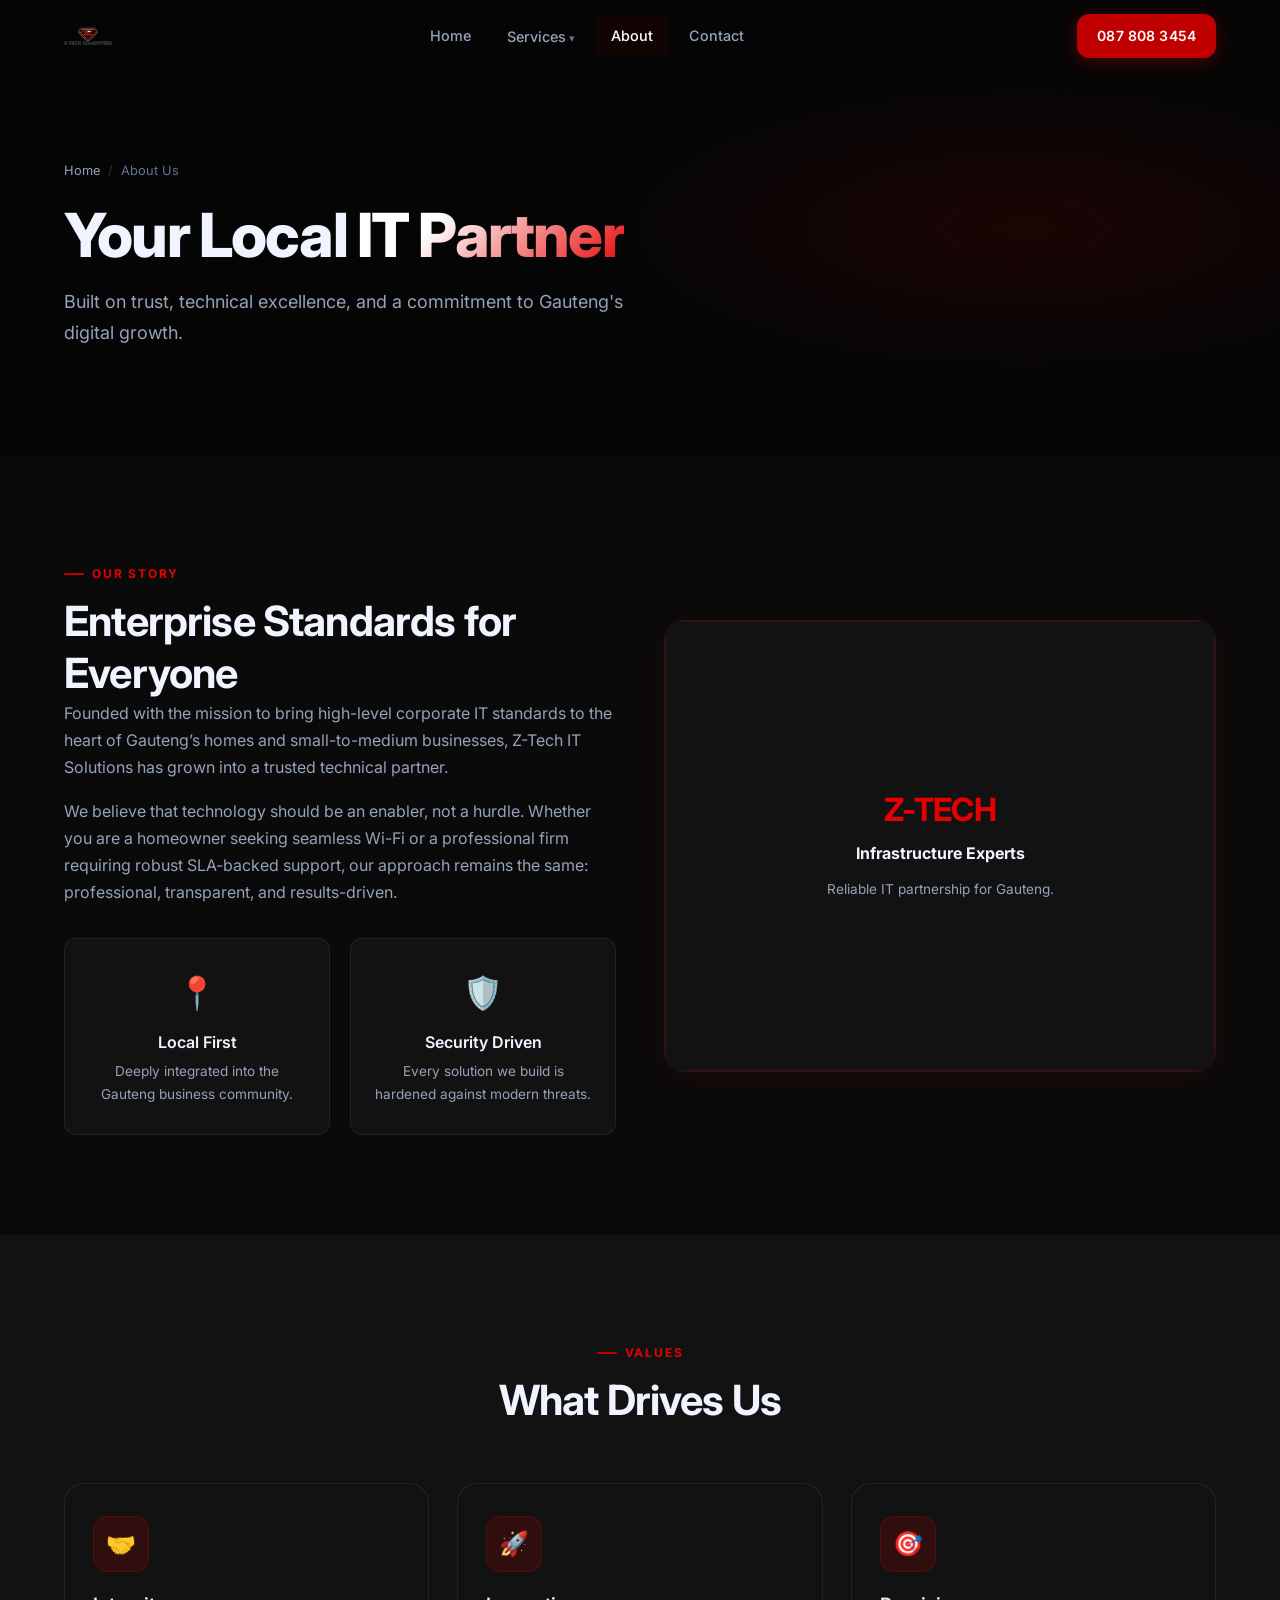
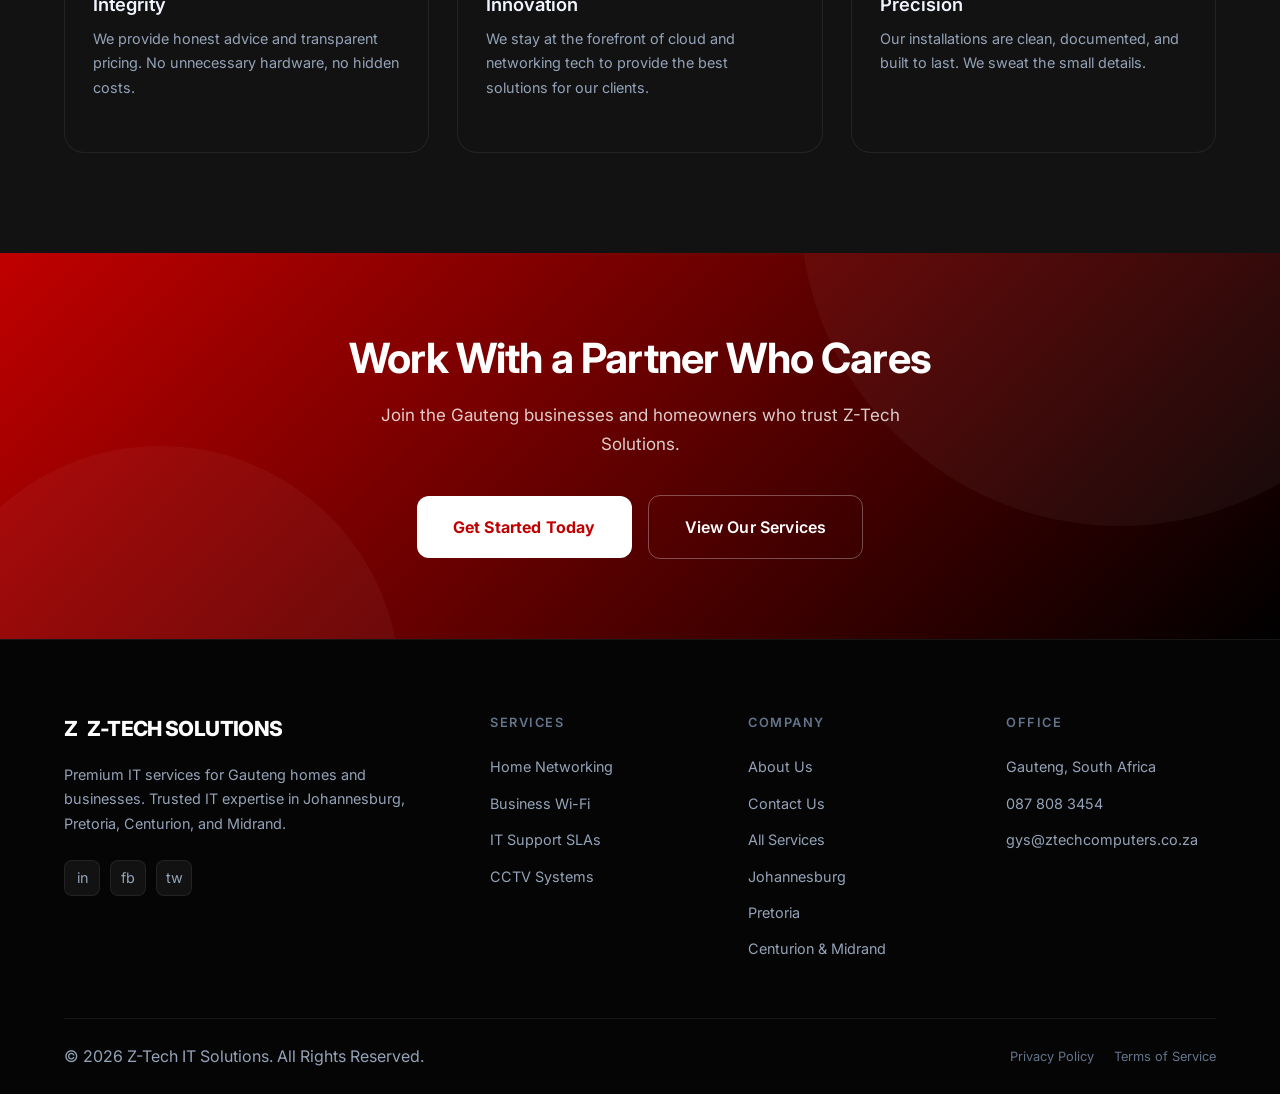
<file: pages/about.html>
<!DOCTYPE html>
<html lang="en">

<head>
    <meta charset="UTF-8">
    <meta name="viewport" content="width=device-width, initial-scale=1.0">
    <title>About Us | Z-Tech IT Solutions Gauteng</title>
    <meta name="description"
        content="Learn about Z-Tech IT Solutions, Gauteng's premier IT partner for homes and SMEs in Johannesburg and Pretoria. Dedicated to reliability and enterprise standards.">

    <!-- Favicons -->
    <link rel="apple-touch-icon" sizes="180x180" href="../images/favicons/apple-touch-icon.png">
    <link rel="icon" type="image/png" sizes="32x32" href="../images/favicons/favicon-32x32.png">
    <link rel="icon" type="image/png" sizes="16x16" href="../images/favicons/favicon-16x16.png">
    <link rel="shortcut icon" href="../images/favicons/favicon.ico">
    <link rel="stylesheet" href="../css/style.css">
</head>

<body>

    <!-- ── Navigation ─────────────────────────────────────────── -->
    <nav class="navbar" id="navbar">
        <div class="navbar-inner">
            <a href="../index.html" class="navbar-logo">
                <img src="../images/ztech-logo.png" alt="Z-Tech IT Solutions">
            </a>
            <div class="navbar-links">
                <a href="../index.html">Home</a>
                <div class="navbar-dropdown">
                    <a href="services.html">Services</a>
                    <div class="dropdown-menu">
                        <a href="home-networking.html">Home Wi-Fi & Networking</a>
                        <a href="business-networking.html">Business Connectivity</a>
                        <a href="sla-support.html">SLA IT Support</a>
                        <a href="cctv.html">IP CCTV Installations</a>
                        <a href="microsoft-365.html">Microsoft 365 Migration</a>
                        <a href="backup.html">Backup Solutions</a>
                    </div>
                </div>
                <a href="about.html" class="active">About</a>
                <a href="contact.html">Contact</a>
            </div>
            <div class="navbar-cta">
                <a href="tel:0878083454" class="btn btn-sm btn-primary">087 808 3454</a>
            </div>
            <div class="hamburger" id="hamburger">
                <span></span>
                <span></span>
                <span></span>
            </div>
        </div>
    </nav>

    <!-- ── Mobile Menu ────────────────────────────────────────── -->
    <div class="mobile-menu" id="mobileMenu">
        <button class="mobile-close" id="mobileClose">&times;</button>
        <a href="../index.html">Home</a>
        <a href="services.html">Services</a>
        <a href="about.html">About</a>
        <a href="contact.html">Contact</a>
    </div>

    <!-- ── Page Hero ──────────────────────────────────────────── -->
    <section class="page-hero">
        <div class="page-hero-bg-line"></div>
        <div class="container">
            <div class="reveal">
                <nav class="breadcrumb">
                    <a href="../index.html">Home</a>
                    <span class="breadcrumb-sep">/</span>
                    <span>About Us</span>
                </nav>
                <h1>Your Local <span class="text-gradient">IT Partner</span></h1>
                <p class="subtitle">Built on trust, technical excellence, and a commitment to Gauteng's digital growth.
                </p>
            </div>
        </div>
    </section>

    <!-- ── Who We Are ─────────────────────────────────────────── -->
    <section class="section section--surface">
        <div class="container">
            <div class="grid-2">
                <div class="reveal">
                    <div class="section-label">Our Story</div>
                    <h2>Enterprise Standards for Everyone</h2>
                    <p class="mb-4">Founded with the mission to bring high-level corporate IT standards to the heart of
                        Gauteng’s homes and small-to-medium businesses, Z-Tech IT Solutions has grown into a trusted
                        technical partner.</p>
                    <p class="mb-8">We believe that technology should be an enabler, not a hurdle. Whether you are a
                        homeowner seeking seamless Wi-Fi or a professional firm requiring robust SLA-backed support, our
                        approach remains the same: professional, transparent, and results-driven.</p>

                    <div class="grid-2" style="gap:20px;">
                        <div class="value-card">
                            <div class="value-icon">📍</div>
                            <h3>Local First</h3>
                            <p>Deeply integrated into the Gauteng business community.</p>
                        </div>
                        <div class="value-card">
                            <div class="value-icon">🛡️</div>
                            <h3>Security Driven</h3>
                            <p>Every solution we build is hardened against modern threats.</p>
                        </div>
                    </div>
                </div>
                <div class="reveal reveal-delay-2">
                    <div class="about-image-wrap">
                        <div
                            style="width:100%; height:450px; background:var(--surface2); display:flex; align-items:center; justify-content:center; border:1px solid var(--border-accent);">
                            <div style="text-align:center; padding:40px;">
                                <h2 style="color:var(--primary-light); font-size:2rem; margin-bottom:10px;">Z-TECH</h2>
                                <p style="color:var(--text); font-weight:700;">Infrastructure Experts</p>
                                <p style="font-size:0.85rem; color:var(--text-muted); margin-top:10px;">Reliable IT
                                    partnership for Gauteng.</p>
                            </div>
                        </div>
                    </div>
                </div>
            </div>
        </div>
    </section>



    <!-- ── Mission & Values ───────────────────────────────────── -->
    <section class="section section--surface2">
        <div class="container">
            <div class="section-header reveal">
                <div class="section-label">Values</div>
                <h2>What Drives Us</h2>
            </div>

            <div class="grid-3">
                <div class="service-card reveal">
                    <div class="service-icon">🤝</div>
                    <h3>Integrity</h3>
                    <p>We provide honest advice and transparent pricing. No unnecessary hardware, no hidden costs.</p>
                </div>
                <div class="service-card reveal reveal-delay-1">
                    <div class="service-icon">🚀</div>
                    <h3>Innovation</h3>
                    <p>We stay at the forefront of cloud and networking tech to provide the best solutions for our
                        clients.</p>
                </div>
                <div class="service-card reveal reveal-delay-2">
                    <div class="service-icon">🎯</div>
                    <h3>Precision</h3>
                    <p>Our installations are clean, documented, and built to last. We sweat the small details.</p>
                </div>
            </div>
        </div>
    </section>

    <!-- ── CTA Banner ─────────────────────────────────────────── -->
    <section class="cta-banner">
        <div class="container reveal">
            <h2>Work With a Partner Who Cares</h2>
            <p>Join the Gauteng businesses and homeowners who trust Z-Tech Solutions.</p>
            <div class="cta-actions">
                <a href="contact.html" class="btn btn-lg btn-white">Get Started Today</a>
                <a href="services.html" class="btn btn-lg btn-outline"
                    style="border-color:rgba(255,255,255,0.3); color:#fff">View Our Services</a>
            </div>
        </div>
    </section>

    <!-- ── Footer ─────────────────────────────────────────────── -->
    <footer class="footer">
        <div class="container">
            <div class="footer-grid">
                <div class="footer-brand">
                    <a href="../index.html" class="footer-logo">
                        <div class="logo-icon">Z</div>
                        Z-TECH SOLUTIONS
                    </a>
                    <p>Premium IT services for Gauteng homes and businesses. Trusted IT expertise in Johannesburg,
                        Pretoria, Centurion, and Midrand.</p>
                    <div class="footer-socials">
                        <a href="#" class="social-link">in</a>
                        <a href="#" class="social-link">fb</a>
                        <a href="#" class="social-link">tw</a>
                    </div>
                </div>
                <div class="footer-col">
                    <h4>Services</h4>
                    <ul>
                        <li><a href="home-networking.html">Home Networking</a></li>
                        <li><a href="business-networking.html">Business Wi-Fi</a></li>
                        <li><a href="sla-support.html">IT Support SLAs</a></li>
                        <li><a href="cctv.html">CCTV Systems</a></li>
                    </ul>
                </div>
                <div class="footer-col">
                    <h4>Company</h4>
                    <ul>
                        <li><a href="about.html">About Us</a></li>
                        <li><a href="contact.html">Contact Us</a></li>
                        <li><a href="services.html">All Services</a></li>
                        <li><a href="#">Johannesburg</a></li>
                        <li><a href="#">Pretoria</a></li>
                        <li><a href="#">Centurion & Midrand</a></li>
                    </ul>
                </div>
                <div class="footer-col">
                    <h4>Office</h4>
                    <ul>
                        <li><a href="#">Gauteng, South Africa</a></li>
                        <li><a href="tel:0878083454">087 808 3454</a></li>
                        <li><a href="mailto:gys@ztechcomputers.co.za">gys@ztechcomputers.co.za</a></li>
                    </ul>
                </div>
            </div>
            <div class="footer-bottom">
                <p>&copy; 2026 Z-Tech IT Solutions. All Rights Reserved.</p>
                <div style="display:flex; gap:20px;">
                    <a href="#">Privacy Policy</a>
                    <a href="#">Terms of Service</a>
                </div>
            </div>
        </div>
    </footer>

    <script src="../js/main.js"></script>
</body>

</html>
</file>
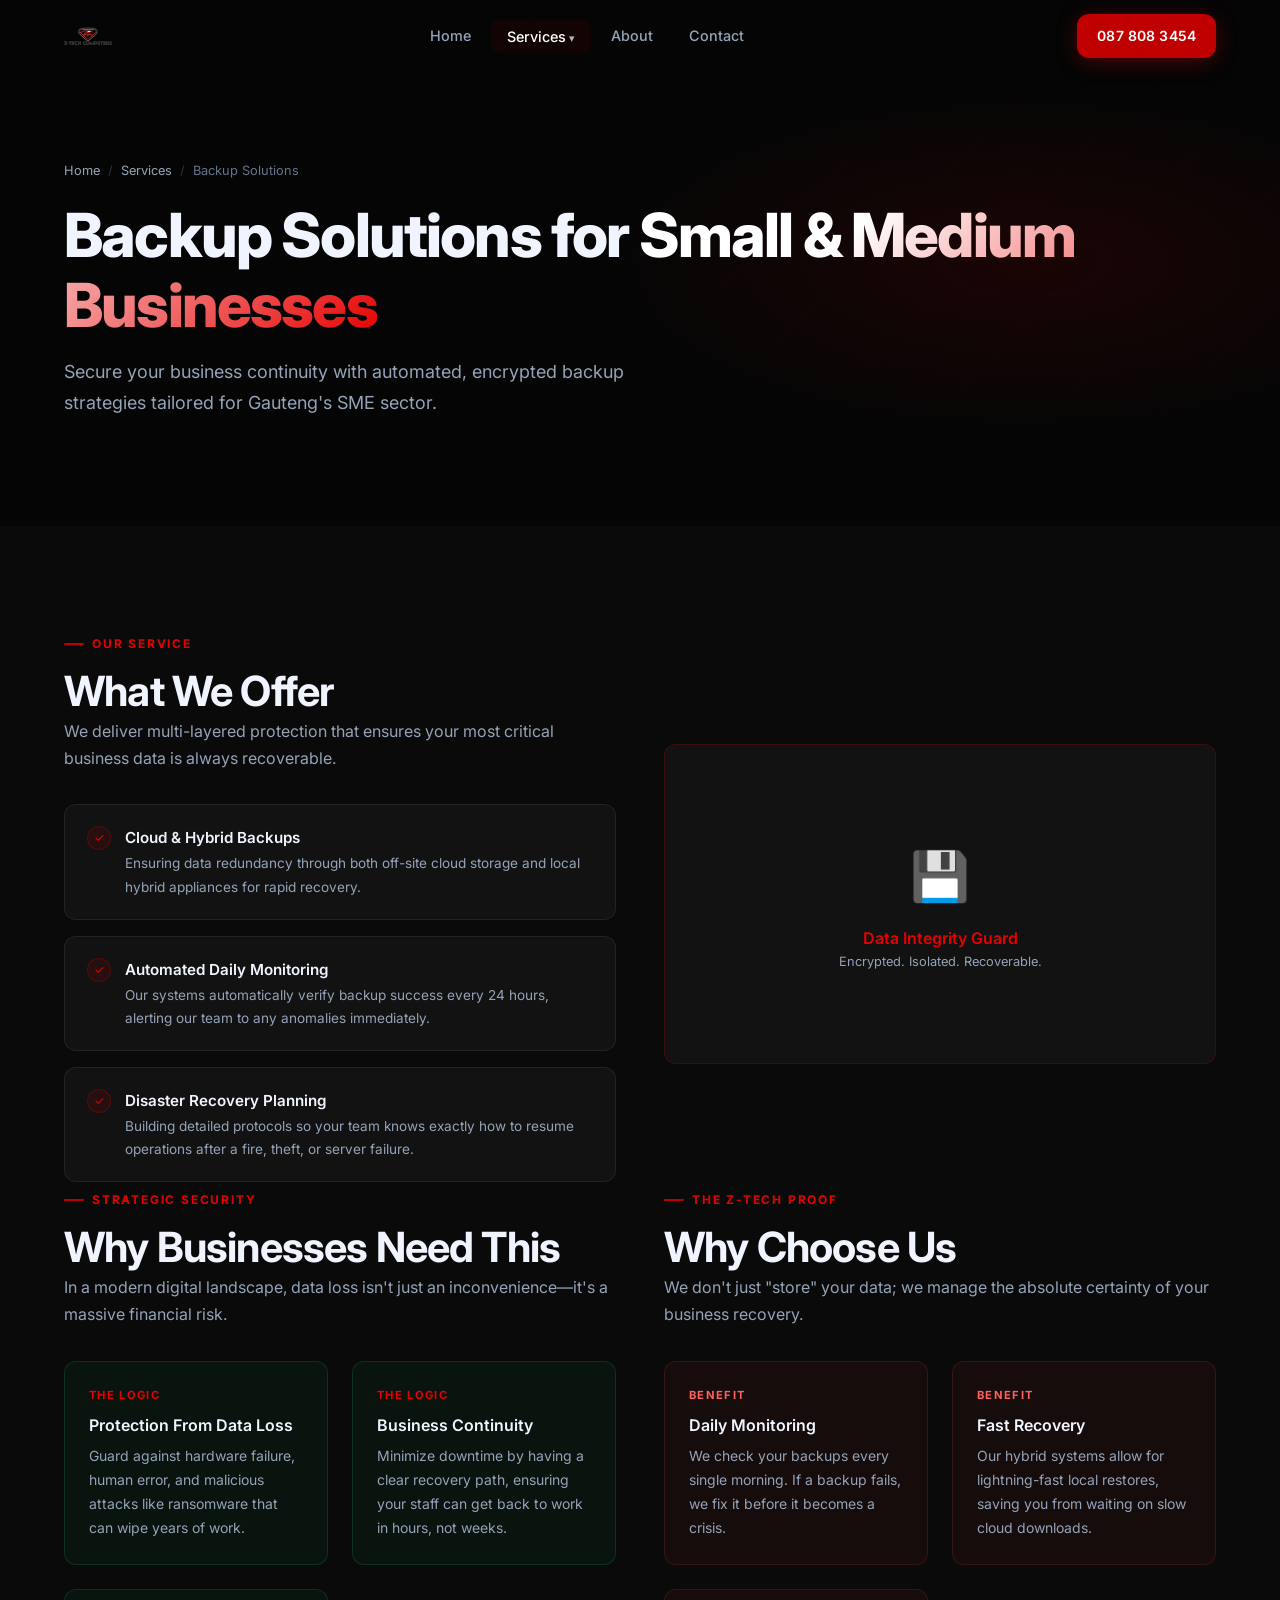
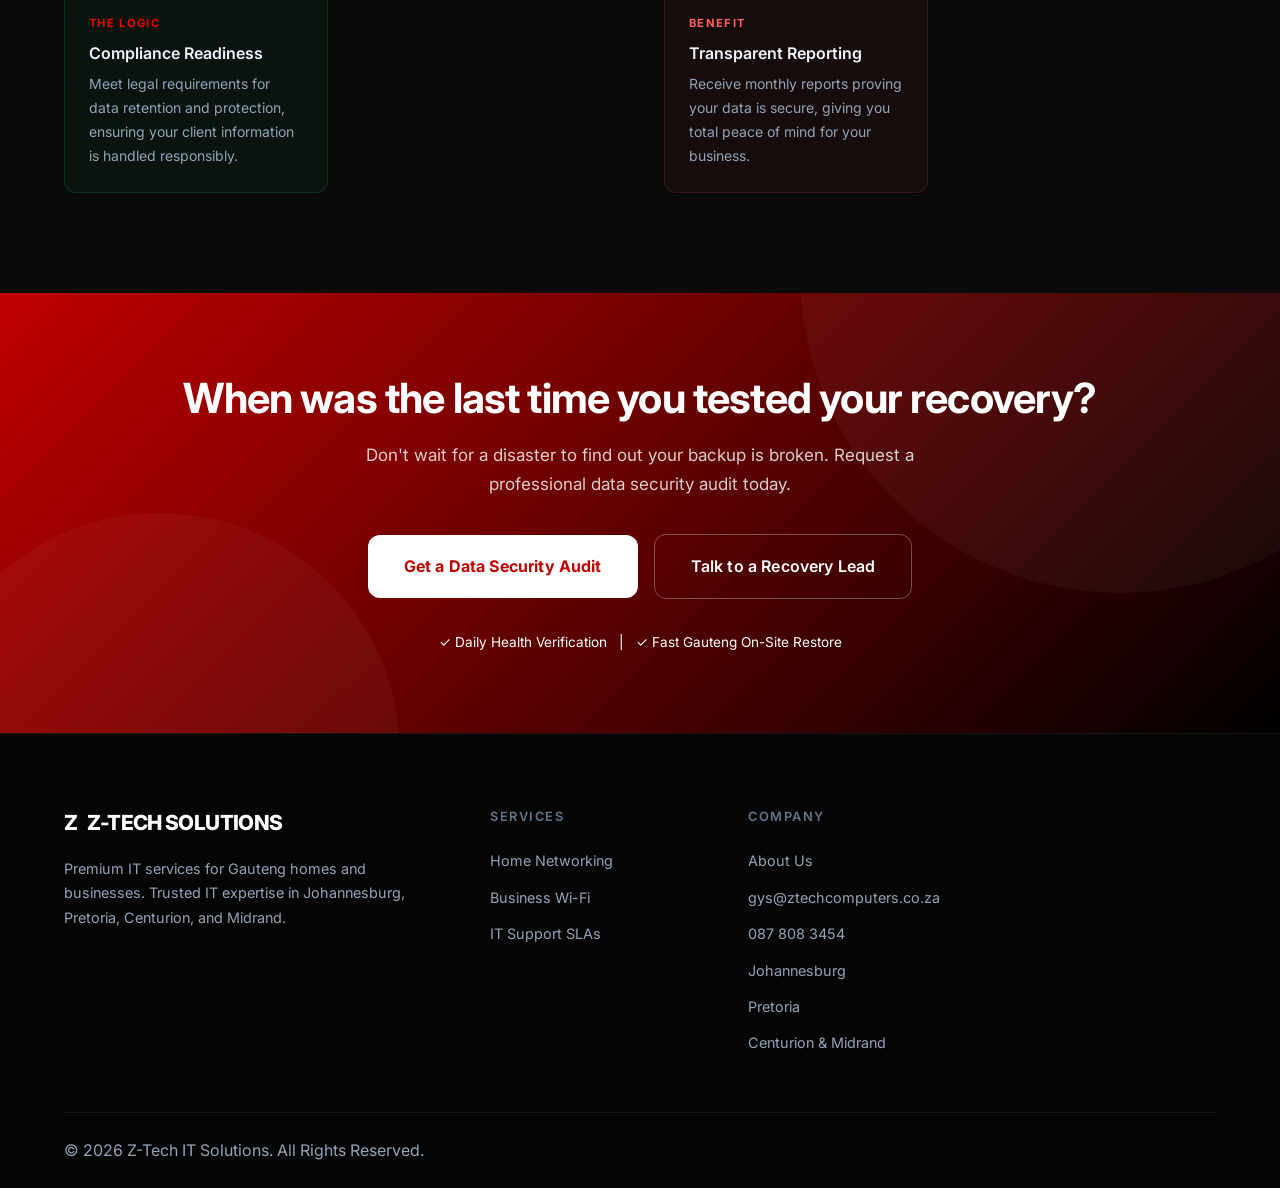
<file: pages/backup.html>
<!DOCTYPE html>
<html lang="en">

<head>
    <meta charset="UTF-8">
    <meta name="viewport" content="width=device-width, initial-scale=1.0">
    <title>Backup Solutions Gauteng | SME Disaster Recovery JHB & PTA</title>
    <meta name="description"
        content="Automated, encrypted, and off-site backup solutions for Gauteng businesses. Protect your data against ransomware and hardware failure with Z-Tech.">

    <!-- Favicons -->
    <link rel="apple-touch-icon" sizes="180x180" href="../images/favicons/apple-touch-icon.png">
    <link rel="icon" type="image/png" sizes="32x32" href="../images/favicons/favicon-32x32.png">
    <link rel="icon" type="image/png" sizes="16x16" href="../images/favicons/favicon-16x16.png">
    <link rel="shortcut icon" href="../images/favicons/favicon.ico">
    <link rel="stylesheet" href="../css/style.css">
</head>

<body>

    <!-- ── Navigation ─────────────────────────────────────────── -->
    <nav class="navbar" id="navbar">
        <div class="navbar-inner">
            <a href="../index.html" class="navbar-logo">
                <img src="../images/ztech-logo.png" alt="Z-Tech IT Solutions">
            </a>
            <div class="navbar-links">
                <a href="../index.html">Home</a>
                <div class="navbar-dropdown">
                    <a href="services.html" class="active">Services</a>
                    <div class="dropdown-menu">
                        <a href="home-networking.html">Home Wi-Fi & Networking</a>
                        <a href="business-networking.html">Business Connectivity</a>
                        <a href="sla-support.html">SLA IT Support</a>
                        <a href="cctv.html">IP CCTV Installations</a>
                        <a href="microsoft-365.html">Microsoft 365 Migration</a>
                        <a href="backup.html">Backup Solutions</a>
                    </div>
                </div>
                <a href="about.html">About</a>
                <a href="contact.html">Contact</a>
            </div>
            <div class="navbar-cta">
                <a href="tel:0878083454" class="btn btn-sm btn-primary">087 808 3454</a>
            </div>
            <div class="hamburger" id="hamburger">
                <span></span>
                <span></span>
                <span></span>
            </div>
        </div>
    </nav>

    <!-- ── Mobile Menu ────────────────────────────────────────── -->
    <div class="mobile-menu" id="mobileMenu">
        <button class="mobile-close" id="mobileClose">&times;</button>
        <a href="../index.html">Home</a>
        <a href="services.html">Services</a>
        <a href="about.html">About</a>
        <a href="contact.html">Contact</a>
    </div>

    <!-- ── Page Hero ──────────────────────────────────────────── -->
    <section class="page-hero">
        <div class="page-hero-bg-line"></div>
        <div class="container">
            <div class="reveal">
                <nav class="breadcrumb">
                    <a href="../index.html">Home</a>
                    <span class="breadcrumb-sep">/</span>
                    <a href="services.html">Services</a>
                    <span class="breadcrumb-sep">/</span>
                    <span>Backup Solutions</span>
                </nav>
                <h1>Backup Solutions for <span class="text-gradient">Small & Medium Businesses</span></h1>
                <p class="subtitle">Secure your business continuity with automated, encrypted backup strategies tailored
                    for Gauteng's SME sector.</p>
            </div>
        </div>
    </section>

    <!-- ── 4 Pillars Section ──────────────────────────────────── -->
    <section class="section section--surface">
        <div class="container">

            <!-- What We Offer -->
            <div class="grid-2 mb-12">
                <div class="reveal">
                    <div class="section-label">Our Service</div>
                    <h2>What We Offer</h2>
                    <p class="mb-8">We deliver multi-layered protection that ensures your most critical business data is
                        always recoverable.</p>
                    <div class="feature-list">
                        <div class="feature-list-item">
                            <div class="feature-check">✓</div>
                            <div>
                                <h4>Cloud & Hybrid Backups</h4>
                                <p>Ensuring data redundancy through both off-site cloud storage and local hybrid
                                    appliances for rapid recovery.</p>
                            </div>
                        </div>
                        <div class="feature-list-item">
                            <div class="feature-check">✓</div>
                            <div>
                                <h4>Automated Daily Monitoring</h4>
                                <p>Our systems automatically verify backup success every 24 hours, alerting our team to
                                    any anomalies immediately.</p>
                            </div>
                        </div>
                        <div class="feature-list-item">
                            <div class="feature-check">✓</div>
                            <div>
                                <h4>Disaster Recovery Planning</h4>
                                <p>Building detailed protocols so your team knows exactly how to resume operations after
                                    a fire, theft, or server failure.</p>
                            </div>
                        </div>
                    </div>
                </div>
                <div class="reveal reveal-delay-2">
                    <div
                        style="width:100%; height:320px; background:var(--surface2); border:1px solid var(--border-accent); border-radius:var(--radius); padding:40px; display:flex; flex-direction:column; justify-content:center; align-items:center;">
                        <div style="font-size:3rem; margin-bottom:10px;">💾</div>
                        <h4 style="color:var(--primary-light)">Data Integrity Guard</h4>
                        <p style="font-size:0.8rem; color:var(--text-muted); text-align:center;">Encrypted. Isolated.
                            Recoverable.</p>
                    </div>
                </div>
            </div>

            <!-- Why Businesses Need This & Why Choose Us -->
            <div class="grid-2">
                <div class="reveal">
                    <div class="section-label">Strategic Security</div>
                    <h2>Why Businesses Need This</h2>
                    <p class="mb-8">In a modern digital landscape, data loss isn't just an inconvenience—it's a massive
                        financial risk.</p>
                    <div class="problem-grid">
                        <div class="solution-card">
                            <div class="card-tag solution">The Logic</div>
                            <h4>Protection From Data Loss</h4>
                            <p>Guard against hardware failure, human error, and malicious attacks like ransomware that
                                can wipe years of work.</p>
                        </div>
                        <div class="solution-card">
                            <div class="card-tag solution">The Logic</div>
                            <h4>Business Continuity</h4>
                            <p>Minimize downtime by having a clear recovery path, ensuring your staff can get back to
                                work in hours, not weeks.</p>
                        </div>
                        <div class="solution-card">
                            <div class="card-tag solution">The Logic</div>
                            <h4>Compliance Readiness</h4>
                            <p>Meet legal requirements for data retention and protection, ensuring your client
                                information is handled responsibly.</p>
                        </div>
                    </div>
                </div>

                <div class="reveal reveal-delay-2">
                    <div class="section-label">The Z-Tech Proof</div>
                    <h2>Why Choose Us</h2>
                    <p class="mb-8">We don't just "store" your data; we manage the absolute certainty of your business
                        recovery.</p>
                    <div class="problem-grid">
                        <div class="problem-card">
                            <div class="card-tag problem">Benefit</div>
                            <h4>Daily Monitoring</h4>
                            <p>We check your backups every single morning. If a backup fails, we fix it before it
                                becomes a crisis.</p>
                        </div>
                        <div class="problem-card">
                            <div class="card-tag problem">Benefit</div>
                            <h4>Fast Recovery</h4>
                            <p>Our hybrid systems allow for lightning-fast local restores, saving you from waiting on
                                slow cloud downloads.</p>
                        </div>
                        <div class="problem-card">
                            <div class="card-tag problem">Benefit</div>
                            <h4>Transparent Reporting</h4>
                            <p>Receive monthly reports proving your data is secure, giving you total peace of mind for
                                your business.</p>
                        </div>
                    </div>
                </div>
            </div>

        </div>
    </section>

    <!-- ── CTA Banner ─────────────────────────────────────────── -->
    <section class="cta-banner">
        <div class="container reveal">
            <h2>When was the last time you tested your recovery?</h2>
            <p>Don't wait for a disaster to find out your backup is broken. Request a professional data security audit
                today.</p>
            <div class="cta-actions">
                <a href="contact.html" class="btn btn-lg btn-white">Get a Data Security Audit</a>
                <a href="tel:0878083454" class="btn btn-lg btn-outline"
                    style="border-color:rgba(255,255,255,0.3); color:#fff">Talk to a Recovery Lead</a>
            </div>
            <div class="mt-8 opacity-70" style="font-size:0.85rem; color:#fff;">
                <span>✓ Daily Health Verification</span> &nbsp; | &nbsp; <span>✓ Fast Gauteng On-Site Restore</span>
            </div>
        </div>
    </section>

    <!-- ── Footer ─────────────────────────────────────────────── -->
    <footer class="footer">
        <div class="container">
            <div class="footer-grid">
                <div class="footer-brand">
                    <a href="../index.html" class="footer-logo">
                        <div class="logo-icon">Z</div>
                        Z-TECH SOLUTIONS
                    </a>
                    <p>Premium IT services for Gauteng homes and businesses. Trusted IT expertise in Johannesburg,
                        Pretoria, Centurion, and Midrand.</p>
                </div>
                <div class="footer-col">
                    <h4>Services</h4>
                    <ul>
                        <li><a href="home-networking.html">Home Networking</a></li>
                        <li><a href="business-networking.html">Business Wi-Fi</a></li>
                        <li><a href="sla-support.html">IT Support SLAs</a></li>
                    </ul>
                </div>
                <div class="footer-col">
                    <h4>Company</h4>
                    <ul>
                        <li><a href="about.html">About Us</a></li>
                        <li><a href="mailto:gys@ztechcomputers.co.za">gys@ztechcomputers.co.za</a></li>
                        <li><a href="tel:0878083454">087 808 3454</a></li>
                        <li><a href="#">Johannesburg</a></li>
                        <li><a href="#">Pretoria</a></li>
                        <li><a href="#">Centurion & Midrand</a></li>
                    </ul>
                </div>
            </div>
            <div class="footer-bottom">
                <p>&copy; 2026 Z-Tech IT Solutions. All Rights Reserved.</p>
            </div>
        </div>
    </footer>

    <script src="../js/main.js"></script>
</body>

</html>
</file>
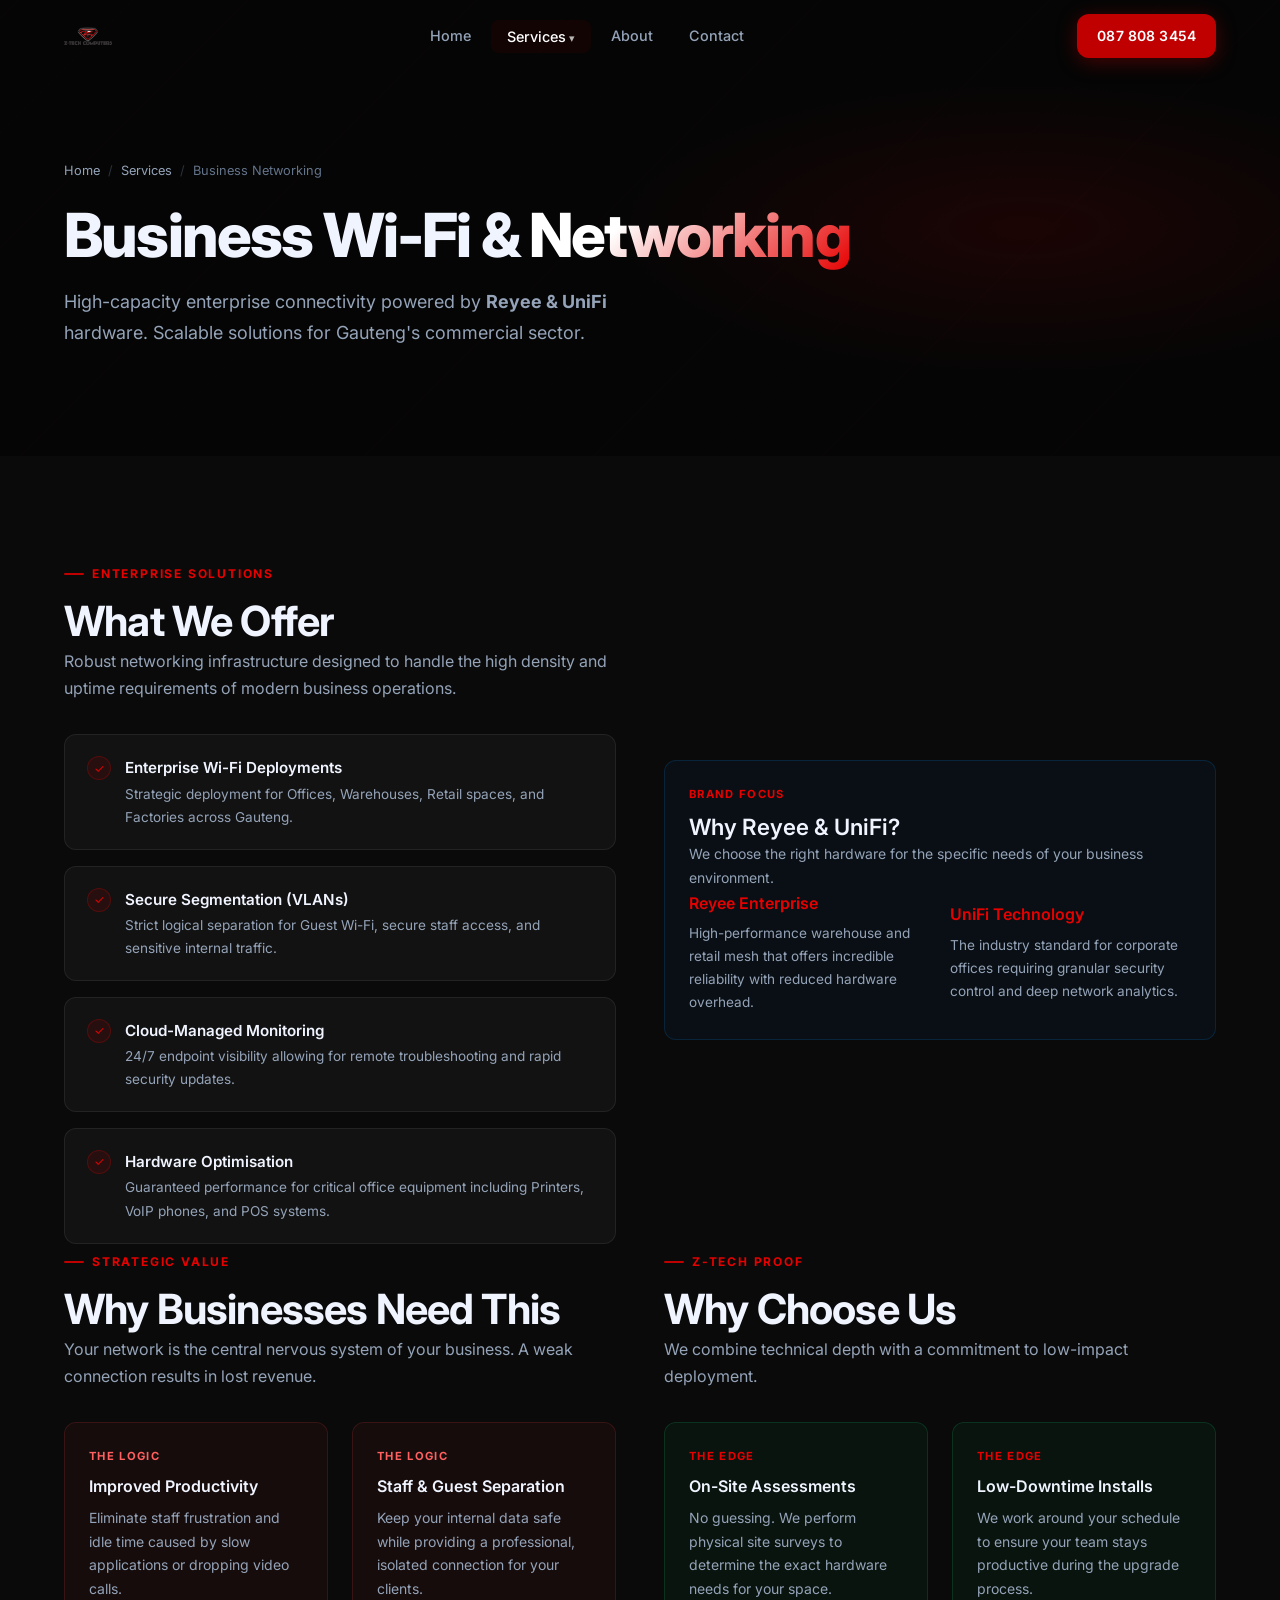
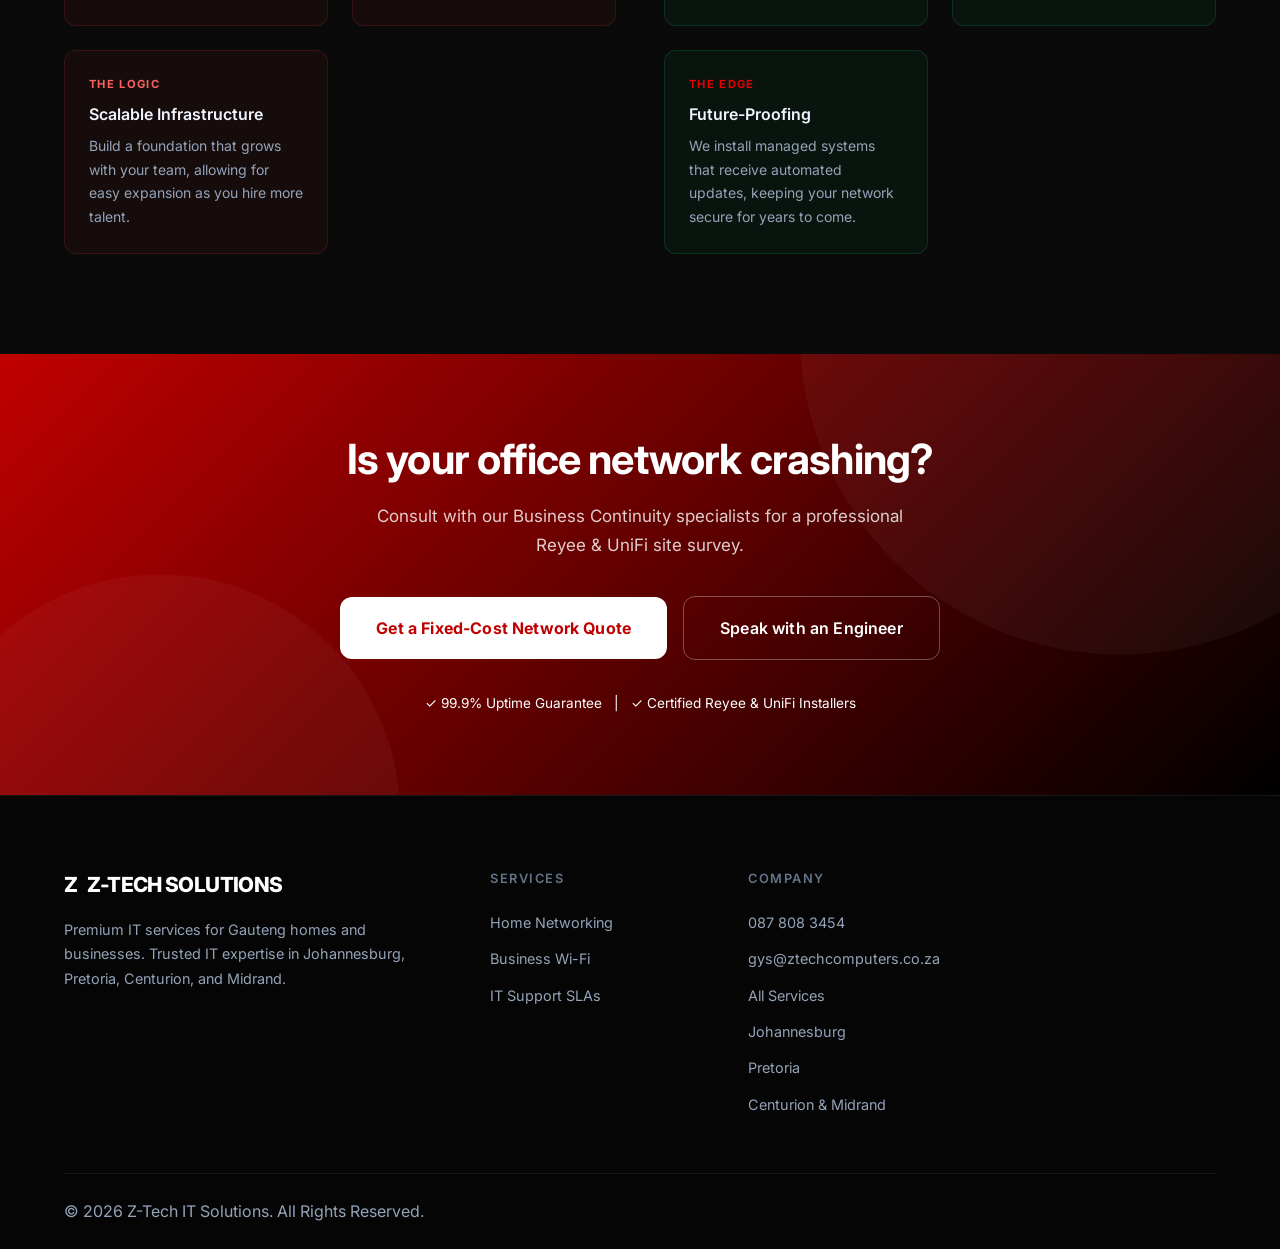
<file: pages/business-networking.html>
<!DOCTYPE html>
<html lang="en">

<head>
    <meta charset="UTF-8">
    <meta name="viewport" content="width=device-width, initial-scale=1.0">
    <title>Business Wi-Fi & Networking Gauteng | Reyee & UniFi | Z-Tech</title>
    <meta name="description"
        content="Enterprise-grade networking and Wi-Fi solutions for business premises in Gauteng. Secure, high-speed, and centrally managed connectivity by Z-Tech.">

    <!-- Favicons -->
    <link rel="apple-touch-icon" sizes="180x180" href="../images/favicons/apple-touch-icon.png">
    <link rel="icon" type="image/png" sizes="32x32" href="../images/favicons/favicon-32x32.png">
    <link rel="icon" type="image/png" sizes="16x16" href="../images/favicons/favicon-16x16.png">
    <link rel="shortcut icon" href="../images/favicons/favicon.ico">
    <link rel="stylesheet" href="../css/style.css">
</head>

<body>

    <!-- ── Navigation ─────────────────────────────────────────── -->
    <nav class="navbar" id="navbar">
        <div class="navbar-inner">
            <a href="../index.html" class="navbar-logo">
                <img src="../images/ztech-logo.png" alt="Z-Tech IT Solutions">
            </a>
            <div class="navbar-links">
                <a href="../index.html">Home</a>
                <div class="navbar-dropdown">
                    <a href="services.html" class="active">Services</a>
                    <div class="dropdown-menu">
                        <a href="home-networking.html">Home Wi-Fi & Networking</a>
                        <a href="business-networking.html">Business Connectivity</a>
                        <a href="sla-support.html">SLA IT Support</a>
                        <a href="cctv.html">IP CCTV Installations</a>
                        <a href="microsoft-365.html">Microsoft 365 Migration</a>
                        <a href="backup.html">Backup Solutions</a>
                    </div>
                </div>
                <a href="about.html">About</a>
                <a href="contact.html">Contact</a>
            </div>
            <div class="navbar-cta">
                <a href="tel:0878083454" class="btn btn-sm btn-primary">087 808 3454</a>
            </div>
            <div class="hamburger" id="hamburger">
                <span></span>
                <span></span>
                <span></span>
            </div>
        </div>
    </nav>

    <!-- ── Mobile Menu ────────────────────────────────────────── -->
    <div class="mobile-menu" id="mobileMenu">
        <button class="mobile-close" id="mobileClose">&times;</button>
        <a href="../index.html">Home</a>
        <a href="services.html">Services</a>
        <a href="about.html">About</a>
        <a href="contact.html">Contact</a>
    </div>

    <!-- ── Page Hero ──────────────────────────────────────────── -->
    <section class="page-hero">
        <div class="page-hero-bg-line"></div>
        <div class="container">
            <div class="reveal">
                <nav class="breadcrumb">
                    <a href="../index.html">Home</a>
                    <span class="breadcrumb-sep">/</span>
                    <a href="services.html">Services</a>
                    <span class="breadcrumb-sep">/</span>
                    <span>Business Networking</span>
                </nav>
                <h1>Business Wi-Fi & <span class="text-gradient">Networking</span></h1>
                <p class="subtitle">High-capacity enterprise connectivity powered by <strong>Reyee & UniFi</strong>
                    hardware. Scalable solutions for Gauteng's commercial sector.</p>
            </div>
        </div>
    </section>

    <!-- ── 4 Pillars Section ──────────────────────────────────── -->
    <section class="section section--surface">
        <div class="container">

            <!-- What We Offer -->
            <div class="grid-2 mb-12">
                <div class="reveal">
                    <div class="section-label">Enterprise Solutions</div>
                    <h2>What We Offer</h2>
                    <p class="mb-8">Robust networking infrastructure designed to handle the high density and uptime
                        requirements of modern business operations.</p>
                    <div class="feature-list">
                        <div class="feature-list-item">
                            <div class="feature-check">✓</div>
                            <div>
                                <h4>Enterprise Wi-Fi Deployments</h4>
                                <p>Strategic deployment for Offices, Warehouses, Retail spaces, and Factories across
                                    Gauteng.</p>
                            </div>
                        </div>
                        <div class="feature-list-item">
                            <div class="feature-check">✓</div>
                            <div>
                                <h4>Secure Segmentation (VLANs)</h4>
                                <p>Strict logical separation for Guest Wi-Fi, secure staff access, and sensitive
                                    internal traffic.</p>
                            </div>
                        </div>
                        <div class="feature-list-item">
                            <div class="feature-check">✓</div>
                            <div>
                                <h4>Cloud-Managed Monitoring</h4>
                                <p>24/7 endpoint visibility allowing for remote troubleshooting and rapid security
                                    updates.</p>
                            </div>
                        </div>
                        <div class="feature-list-item">
                            <div class="feature-check">✓</div>
                            <div>
                                <h4>Hardware Optimisation</h4>
                                <p>Guaranteed performance for critical office equipment including Printers, VoIP phones,
                                    and POS systems.</p>
                            </div>
                        </div>
                    </div>
                </div>
                <div class="reveal reveal-delay-2">
                    <div class="problem-grid">
                        <div class="solution-card"
                            style="grid-column: span 2; background:rgba(0,120,215,0.05); border-color:rgba(0,120,215,0.2)">
                            <div class="card-tag solution">Brand Focus</div>
                            <h3>Why Reyee & UniFi?</h3>
                            <p class="mb-6">We choose the right hardware for the specific needs of your business
                                environment.</p>
                            <div class="grid-2" style="gap:20px">
                                <div>
                                    <h4 style="color:var(--primary-light)">Reyee Enterprise</h4>
                                    <p style="font-size:0.85rem">High-performance warehouse and retail mesh that offers
                                        incredible reliability with reduced hardware overhead.</p>
                                </div>
                                <div>
                                    <h4 style="color:var(--primary-light)">UniFi Technology</h4>
                                    <p style="font-size:0.85rem">The industry standard for corporate offices requiring
                                        granular security control and deep network analytics.</p>
                                </div>
                            </div>
                        </div>
                    </div>
                </div>
            </div>

            <!-- Why Business Needs This & Why Choose Us -->
            <div class="grid-2">
                <div class="reveal">
                    <div class="section-label">Strategic Value</div>
                    <h2>Why Businesses Need This</h2>
                    <p class="mb-8">Your network is the central nervous system of your business. A weak connection
                        results in lost revenue.</p>
                    <div class="problem-grid">
                        <div class="problem-card">
                            <div class="card-tag problem">The Logic</div>
                            <h4>Improved Productivity</h4>
                            <p>Eliminate staff frustration and idle time caused by slow applications or dropping video
                                calls.</p>
                        </div>
                        <div class="problem-card">
                            <div class="card-tag problem">The Logic</div>
                            <h4>Staff & Guest Separation</h4>
                            <p>Keep your internal data safe while providing a professional, isolated connection for your
                                clients.</p>
                        </div>
                        <div class="problem-card">
                            <div class="card-tag problem">The Logic</div>
                            <h4>Scalable Infrastructure</h4>
                            <p>Build a foundation that grows with your team, allowing for easy expansion as you hire
                                more talent.</p>
                        </div>
                    </div>
                </div>

                <div class="reveal reveal-delay-2">
                    <div class="section-label">Z-Tech Proof</div>
                    <h2>Why Choose Us</h2>
                    <p class="mb-8">We combine technical depth with a commitment to low-impact deployment.</p>
                    <div class="problem-grid">
                        <div class="solution-card">
                            <div class="card-tag solution">The Edge</div>
                            <h4>On-Site Assessments</h4>
                            <p>No guessing. We perform physical site surveys to determine the exact hardware needs for
                                your space.</p>
                        </div>
                        <div class="solution-card">
                            <div class="card-tag solution">The Edge</div>
                            <h4>Low-Downtime Installs</h4>
                            <p>We work around your schedule to ensure your team stays productive during the upgrade
                                process.</p>
                        </div>
                        <div class="solution-card">
                            <div class="card-tag solution">The Edge</div>
                            <h4>Future-Proofing</h4>
                            <p>We install managed systems that receive automated updates, keeping your network secure
                                for years to come.</p>
                        </div>
                    </div>
                </div>
            </div>

        </div>
    </section>

    <!-- ── CTA Banner ─────────────────────────────────────────── -->
    <section class="cta-banner">
        <div class="container reveal">
            <h2>Is your office network crashing?</h2>
            <p>Consult with our Business Continuity specialists for a professional Reyee & UniFi site survey.</p>
            <div class="cta-actions">
                <a href="contact.html" class="btn btn-lg btn-white">Get a Fixed-Cost Network Quote</a>
                <a href="tel:0878083454" class="btn btn-lg btn-outline"
                    style="border-color:rgba(255,255,255,0.3); color:#fff">Speak with an Engineer</a>
            </div>
            <div class="mt-8 opacity-70" style="font-size:0.85rem; color:#fff;">
                <span>✓ 99.9% Uptime Guarantee</span> &nbsp; | &nbsp; <span>✓ Certified Reyee & UniFi Installers</span>
            </div>
        </div>
    </section>

    <!-- ── Footer ─────────────────────────────────────────────── -->
    <footer class="footer">
        <div class="container">
            <div class="footer-grid">
                <div class="footer-brand">
                    <a href="../index.html" class="footer-logo">
                        <div class="logo-icon">Z</div>
                        Z-TECH SOLUTIONS
                    </a>
                    <p>Premium IT services for Gauteng homes and businesses. Trusted IT expertise in Johannesburg,
                        Pretoria, Centurion, and Midrand.</p>
                </div>
                <div class="footer-col">
                    <h4>Services</h4>
                    <ul>
                        <li><a href="home-networking.html">Home Networking</a></li>
                        <li><a href="business-networking.html">Business Wi-Fi</a></li>
                        <li><a href="sla-support.html">IT Support SLAs</a></li>
                    </ul>
                </div>
                <div class="footer-col">
                    <h4>Company</h4>
                    <ul>
                        <li><a href="tel:0878083454">087 808 3454</a></li>
                        <li><a href="mailto:gys@ztechcomputers.co.za">gys@ztechcomputers.co.za</a></li>
                        <li><a href="services.html">All Services</a></li>
                        <li><a href="#">Johannesburg</a></li>
                        <li><a href="#">Pretoria</a></li>
                        <li><a href="#">Centurion & Midrand</a></li>
                    </ul>
                </div>
            </div>
            <div class="footer-bottom">
                <p>&copy; 2026 Z-Tech IT Solutions. All Rights Reserved.</p>
            </div>
        </div>
    </footer>

    <script src="../js/main.js"></script>
</body>

</html>
</file>
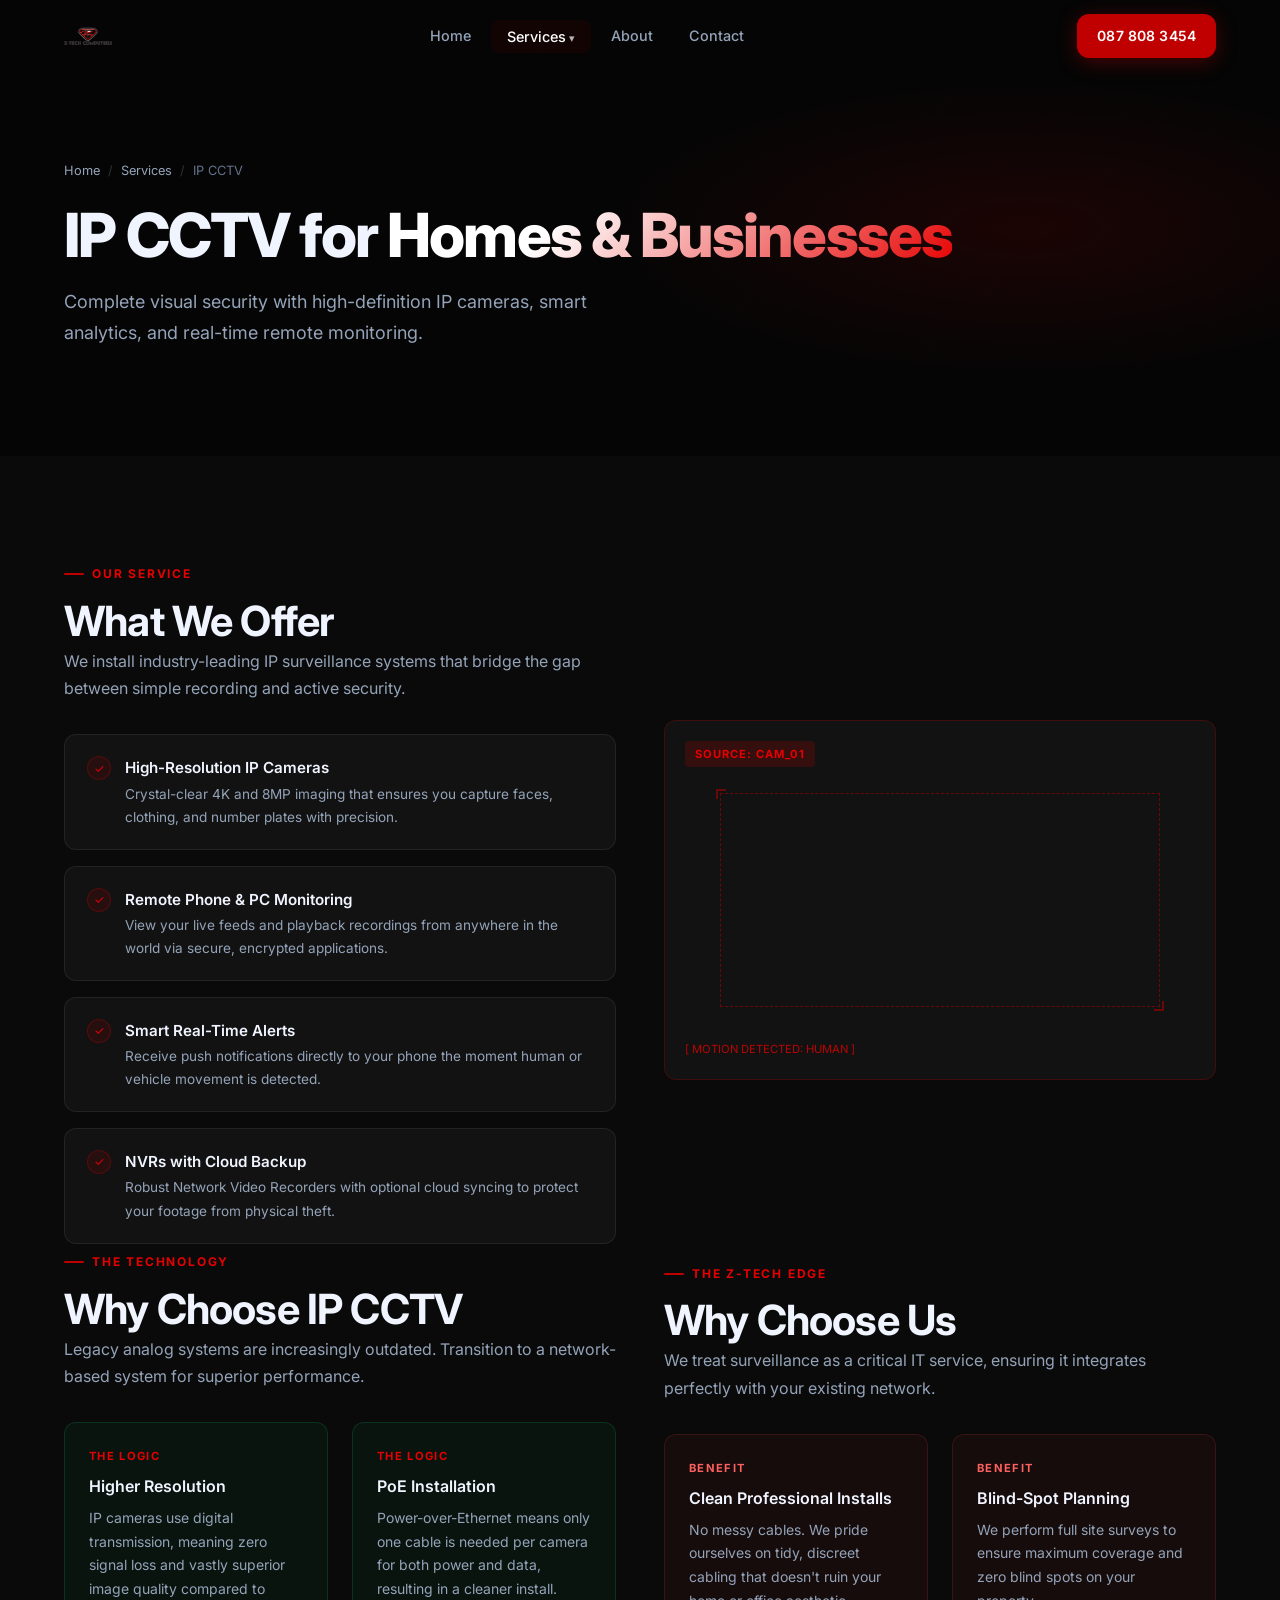
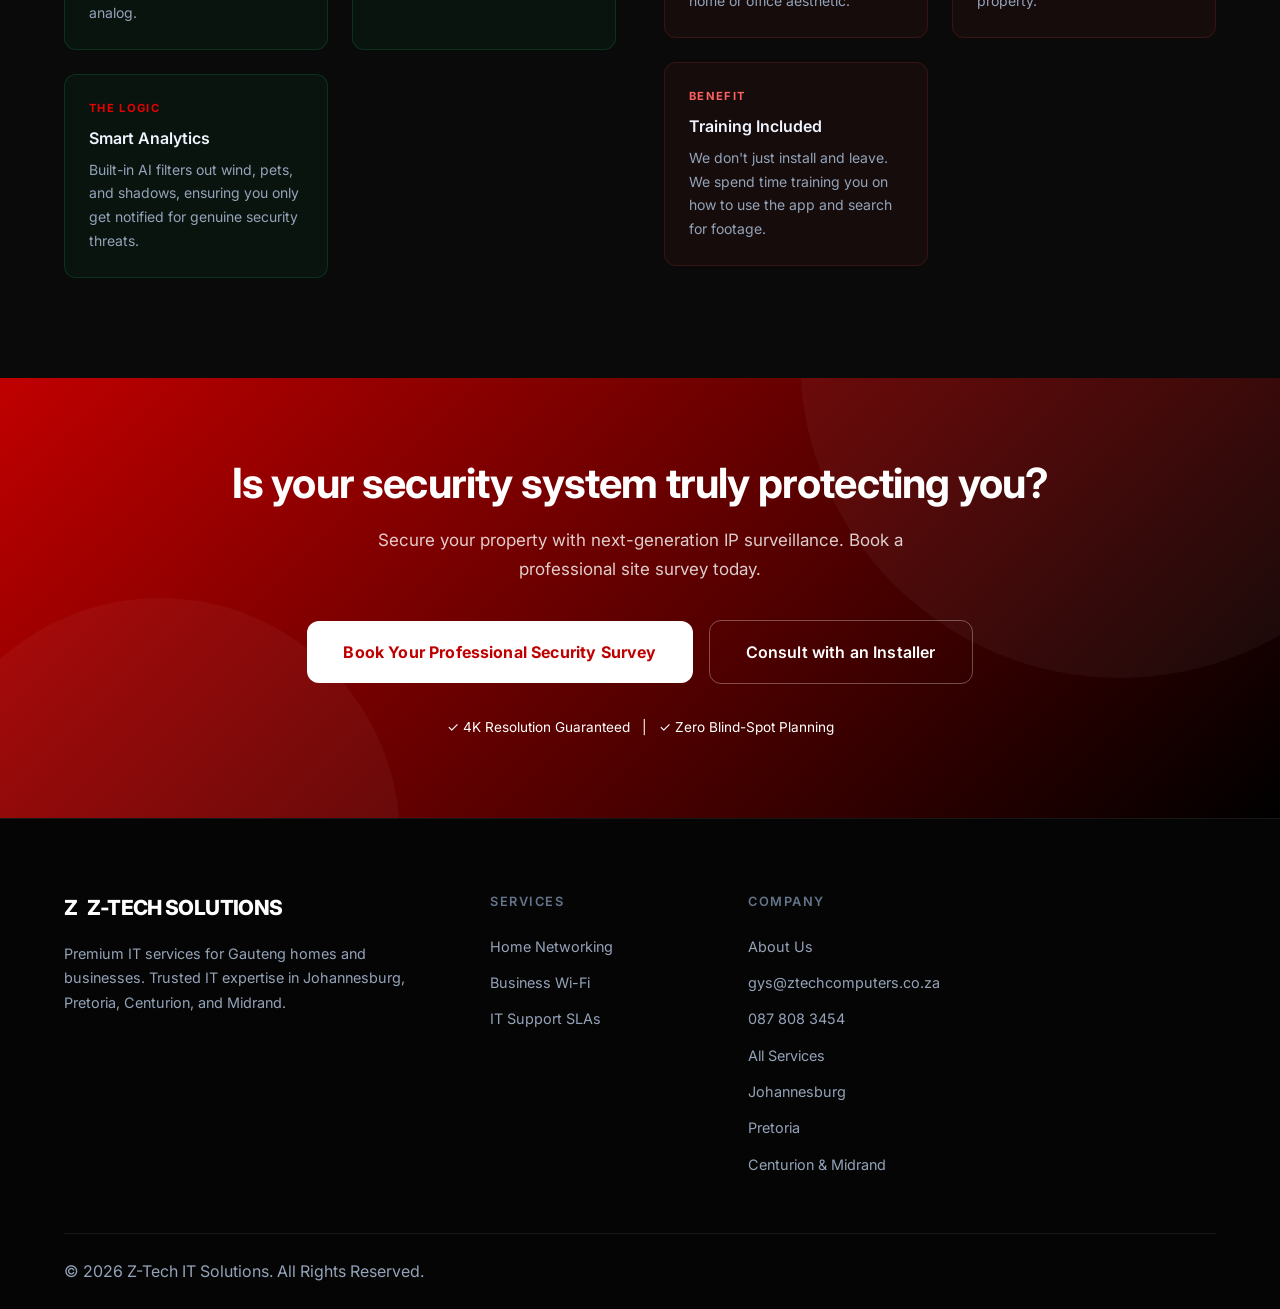
<file: pages/cctv.html>
<!DOCTYPE html>
<html lang="en">

<head>
    <meta charset="UTF-8">
    <meta name="viewport" content="width=device-width, initial-scale=1.0">
    <title>IP CCTV Gauteng | Professional Surveillance JHB & PTA</title>
    <meta name="description"
        content="Professional IP CCTV installations with AI detection and mobile monitoring. High-definition security systems for home and office in Johannesburg and Pretoria.">

    <!-- Favicons -->
    <link rel="apple-touch-icon" sizes="180x180" href="../images/favicons/apple-touch-icon.png">
    <link rel="icon" type="image/png" sizes="32x32" href="../images/favicons/favicon-32x32.png">
    <link rel="icon" type="image/png" sizes="16x16" href="../images/favicons/favicon-16x16.png">
    <link rel="shortcut icon" href="../images/favicons/favicon.ico">
    <link rel="stylesheet" href="../css/style.css">
</head>

<body>

    <!-- ── Navigation ─────────────────────────────────────────── -->
    <nav class="navbar" id="navbar">
        <div class="navbar-inner">
            <a href="../index.html" class="navbar-logo">
                <img src="../images/ztech-logo.png" alt="Z-Tech IT Solutions">
            </a>
            <div class="navbar-links">
                <a href="../index.html">Home</a>
                <div class="navbar-dropdown">
                    <a href="services.html" class="active">Services</a>
                    <div class="dropdown-menu">
                        <a href="home-networking.html">Home Wi-Fi & Networking</a>
                        <a href="business-networking.html">Business Connectivity</a>
                        <a href="sla-support.html">SLA IT Support</a>
                        <a href="cctv.html">IP CCTV Installations</a>
                        <a href="microsoft-365.html">Microsoft 365 Migration</a>
                        <a href="backup.html">Backup Solutions</a>
                    </div>
                </div>
                <a href="about.html">About</a>
                <a href="contact.html">Contact</a>
            </div>
            <div class="navbar-cta">
                <a href="tel:0878083454" class="btn btn-sm btn-primary">087 808 3454</a>
            </div>
            <div class="hamburger" id="hamburger">
                <span></span>
                <span></span>
                <span></span>
            </div>
        </div>
    </nav>

    <!-- ── Mobile Menu ────────────────────────────────────────── -->
    <div class="mobile-menu" id="mobileMenu">
        <button class="mobile-close" id="mobileClose">&times;</button>
        <a href="../index.html">Home</a>
        <a href="services.html">Services</a>
        <a href="about.html">About</a>
        <a href="contact.html">Contact</a>
    </div>

    <!-- ── Page Hero ──────────────────────────────────────────── -->
    <section class="page-hero">
        <div class="page-hero-bg-line"></div>
        <div class="container">
            <div class="reveal">
                <nav class="breadcrumb">
                    <a href="../index.html">Home</a>
                    <span class="breadcrumb-sep">/</span>
                    <a href="services.html">Services</a>
                    <span class="breadcrumb-sep">/</span>
                    <span>IP CCTV</span>
                </nav>
                <h1>IP CCTV for <span class="text-gradient">Homes & Businesses</span></h1>
                <p class="subtitle">Complete visual security with high-definition IP cameras, smart analytics, and
                    real-time remote monitoring.</p>
            </div>
        </div>
    </section>

    <!-- ── 4 Pillars Section ──────────────────────────────────── -->
    <section class="section section--surface">
        <div class="container">

            <!-- What We Offer -->
            <div class="grid-2 mb-12">
                <div class="reveal">
                    <div class="section-label">Our Service</div>
                    <h2>What We Offer</h2>
                    <p class="mb-8">We install industry-leading IP surveillance systems that bridge the gap between
                        simple recording and active security.</p>
                    <div class="feature-list">
                        <div class="feature-list-item">
                            <div class="feature-check">✓</div>
                            <div>
                                <h4>High-Resolution IP Cameras</h4>
                                <p>Crystal-clear 4K and 8MP imaging that ensures you capture faces, clothing, and number
                                    plates with precision.</p>
                            </div>
                        </div>
                        <div class="feature-list-item">
                            <div class="feature-check">✓</div>
                            <div>
                                <h4>Remote Phone & PC Monitoring</h4>
                                <p>View your live feeds and playback recordings from anywhere in the world via secure,
                                    encrypted applications.</p>
                            </div>
                        </div>
                        <div class="feature-list-item">
                            <div class="feature-check">✓</div>
                            <div>
                                <h4>Smart Real-Time Alerts</h4>
                                <p>Receive push notifications directly to your phone the moment human or vehicle
                                    movement is detected.</p>
                            </div>
                        </div>
                        <div class="feature-list-item">
                            <div class="feature-check">✓</div>
                            <div>
                                <h4>NVRs with Cloud Backup</h4>
                                <p>Robust Network Video Recorders with optional cloud syncing to protect your footage
                                    from physical theft.</p>
                            </div>
                        </div>
                    </div>
                </div>
                <div class="reveal reveal-delay-2">
                    <div
                        style="width:100%; height:360px; background:var(--surface2); border:1px solid var(--border-accent); border-radius:var(--radius); overflow:hidden; position:relative; display:flex; align-items:center; justify-content:center;">
                        <div
                            style="position:absolute; top:20px; left:20px; font-size:0.7rem; background:rgba(192,0,0,0.2); color:var(--primary-light); padding:4px 10px; border-radius:4px; font-weight:bold; letter-spacing:1px;">
                            SOURCE: CAM_01</div>
                        <div
                            style="width:80%; height:60%; border:1px dashed var(--primary); opacity:0.5; position:relative;">
                            <div
                                style="position:absolute; top:-5px; left:-5px; width:10px; height:10px; border-top:2px solid var(--primary); border-left:2px solid var(--primary);">
                            </div>
                            <div
                                style="position:absolute; bottom:-5px; right:-5px; width:10px; height:10px; border-bottom:2px solid var(--primary); border-right:2px solid var(--primary);">
                            </div>
                        </div>
                        <div
                            style="position:absolute; bottom:20px; left:20px; font-size:0.7rem; color:var(--primary-light); opacity:0.8;">
                            [ MOTION DETECTED: HUMAN ]</div>
                    </div>
                </div>
            </div>

            <!-- Why Choose IP & Why Choose Us -->
            <div class="grid-2">
                <div class="reveal">
                    <div class="section-label">The Technology</div>
                    <h2>Why Choose IP CCTV</h2>
                    <p class="mb-8">Legacy analog systems are increasingly outdated. Transition to a network-based
                        system for superior performance.</p>
                    <div class="problem-grid">
                        <div class="solution-card">
                            <div class="card-tag solution">The Logic</div>
                            <h4>Higher Resolution</h4>
                            <p>IP cameras use digital transmission, meaning zero signal loss and vastly superior image
                                quality compared to analog.</p>
                        </div>
                        <div class="solution-card">
                            <div class="card-tag solution">The Logic</div>
                            <h4>PoE Installation</h4>
                            <p>Power-over-Ethernet means only one cable is needed per camera for both power and data,
                                resulting in a cleaner install.</p>
                        </div>
                        <div class="solution-card">
                            <div class="card-tag solution">The Logic</div>
                            <h4>Smart Analytics</h4>
                            <p>Built-in AI filters out wind, pets, and shadows, ensuring you only get notified for
                                genuine security threats.</p>
                        </div>
                    </div>
                </div>

                <div class="reveal reveal-delay-2">
                    <div class="section-label">The Z-Tech Edge</div>
                    <h2>Why Choose Us</h2>
                    <p class="mb-8">We treat surveillance as a critical IT service, ensuring it integrates perfectly
                        with your existing network.</p>
                    <div class="problem-grid">
                        <div class="problem-card">
                            <div class="card-tag problem">Benefit</div>
                            <h4>Clean Professional Installs</h4>
                            <p>No messy cables. We pride ourselves on tidy, discreet cabling that doesn't ruin your home
                                or office aesthetic.</p>
                        </div>
                        <div class="problem-card">
                            <div class="card-tag problem">Benefit</div>
                            <h4>Blind-Spot Planning</h4>
                            <p>We perform full site surveys to ensure maximum coverage and zero blind spots on your
                                property.</p>
                        </div>
                        <div class="problem-card">
                            <div class="card-tag problem">Benefit</div>
                            <h4>Training Included</h4>
                            <p>We don't just install and leave. We spend time training you on how to use the app and
                                search for footage.</p>
                        </div>
                    </div>
                </div>
            </div>

        </div>
    </section>

    <!-- ── CTA Banner ─────────────────────────────────────────── -->
    <section class="cta-banner">
        <div class="container reveal">
            <h2>Is your security system truly protecting you?</h2>
            <p>Secure your property with next-generation IP surveillance. Book a professional site survey today.</p>
            <div class="cta-actions">
                <a href="contact.html" class="btn btn-lg btn-white">Book Your Professional Security Survey</a>
                <a href="tel:0878083454" class="btn btn-lg btn-outline"
                    style="border-color:rgba(255,255,255,0.3); color:#fff">Consult with an Installer</a>
            </div>
            <div class="mt-8 opacity-70" style="font-size:0.85rem; color:#fff; text-align:center;">
                <span>✓ 4K Resolution Guaranteed</span> &nbsp; | &nbsp; <span>✓ Zero Blind-Spot Planning</span>
            </div>
        </div>
    </section>

    <!-- ── Footer ─────────────────────────────────────────────── -->
    <footer class="footer">
        <div class="container">
            <div class="footer-grid">
                <div class="footer-brand">
                    <a href="../index.html" class="footer-logo">
                        <div class="logo-icon">Z</div>
                        Z-TECH SOLUTIONS
                    </a>
                    <p>Premium IT services for Gauteng homes and businesses. Trusted IT expertise in Johannesburg,
                        Pretoria, Centurion, and Midrand.</p>
                </div>
                <div class="footer-col">
                    <h4>Services</h4>
                    <ul>
                        <li><a href="home-networking.html">Home Networking</a></li>
                        <li><a href="business-networking.html">Business Wi-Fi</a></li>
                        <li><a href="sla-support.html">IT Support SLAs</a></li>
                    </ul>
                </div>
                <div class="footer-col">
                    <h4>Company</h4>
                    <ul>
                        <li><a href="about.html">About Us</a></li>
                        <li><a href="mailto:gys@ztechcomputers.co.za">gys@ztechcomputers.co.za</a></li>
                        <li><a href="tel:0878083454">087 808 3454</a></li>
                        <li><a href="services.html">All Services</a></li>
                        <li><a href="#">Johannesburg</a></li>
                        <li><a href="#">Pretoria</a></li>
                        <li><a href="#">Centurion & Midrand</a></li>
                    </ul>
                </div>
            </div>
            <div class="footer-bottom">
                <p>&copy; 2026 Z-Tech IT Solutions. All Rights Reserved.</p>
            </div>
        </div>
    </footer>

    <script src="../js/main.js"></script>
</body>

</html>
</file>
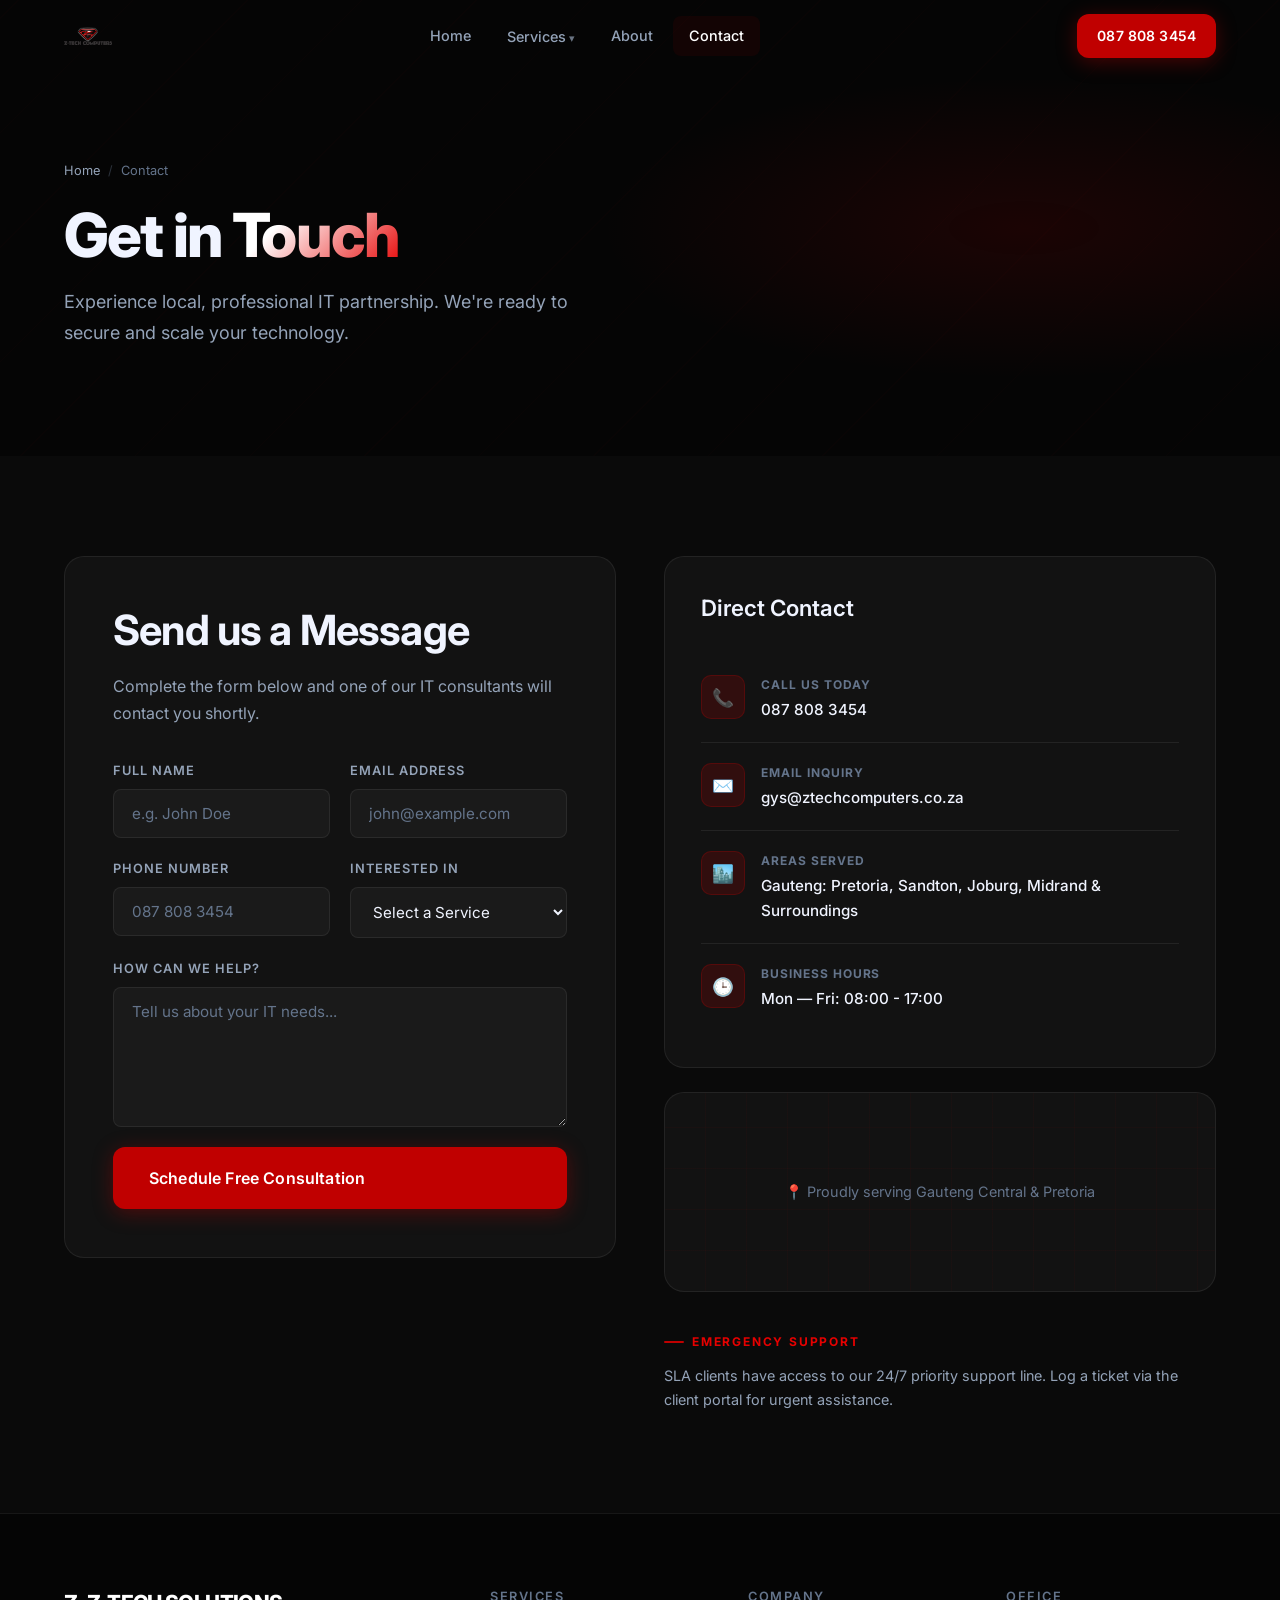
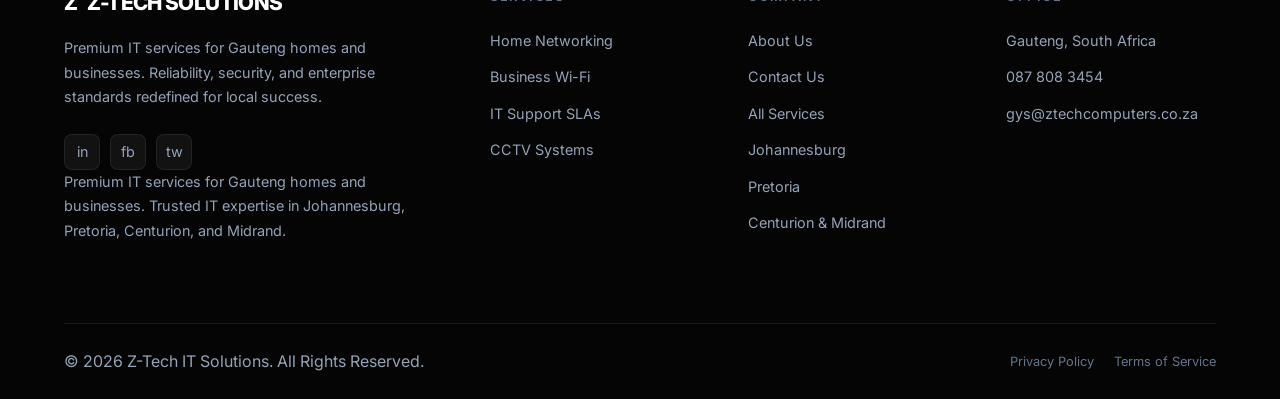
<file: pages/contact.html>
<!DOCTYPE html>
<html lang="en">

<head>
    <meta charset="UTF-8">
    <meta name="viewport" content="width=device-width, initial-scale=1.0">
    <title>Contact Us | Z-Tech IT Solutions Gauteng</title>
    <meta name="description"
        content="Get in touch with Z-Tech for premium IT support in Gauteng, Johannesburg and Pretoria. Request a free audit or technical consultation today.">

    <!-- Favicons -->
    <link rel="apple-touch-icon" sizes="180x180" href="../images/favicons/apple-touch-icon.png">
    <link rel="icon" type="image/png" sizes="32x32" href="../images/favicons/favicon-32x32.png">
    <link rel="icon" type="image/png" sizes="16x16" href="../images/favicons/favicon-16x16.png">
    <link rel="shortcut icon" href="../images/favicons/favicon.ico">
    <link rel="stylesheet" href="../css/style.css">
</head>

<body>

    <!-- ── Navigation ─────────────────────────────────────────── -->
    <nav class="navbar" id="navbar">
        <div class="navbar-inner">
            <a href="../index.html" class="navbar-logo">
                <img src="../images/ztech-logo.png" alt="Z-Tech IT Solutions">
            </a>
            <div class="navbar-links">
                <a href="../index.html">Home</a>
                <div class="navbar-dropdown">
                    <a href="services.html">Services</a>
                    <div class="dropdown-menu">
                        <a href="home-networking.html">Home Wi-Fi & Networking</a>
                        <a href="business-networking.html">Business Connectivity</a>
                        <a href="sla-support.html">SLA IT Support</a>
                        <a href="cctv.html">IP CCTV Installations</a>
                        <a href="microsoft-365.html">Microsoft 365 Migration</a>
                        <a href="backup.html">Backup Solutions</a>
                    </div>
                </div>
                <a href="about.html">About</a>
                <a href="contact.html" class="active">Contact</a>
            </div>
            <div class="navbar-cta">
                <a href="tel:0878083454" class="btn btn-sm btn-primary">087 808 3454</a>
            </div>
            <div class="hamburger" id="hamburger">
                <span></span>
                <span></span>
                <span></span>
            </div>
        </div>
    </nav>

    <!-- ── Mobile Menu ────────────────────────────────────────── -->
    <div class="mobile-menu" id="mobileMenu">
        <button class="mobile-close" id="mobileClose">&times;</button>
        <a href="../index.html">Home</a>
        <a href="services.html">Services</a>
        <a href="about.html">About</a>
        <a href="contact.html">Contact</a>
    </div>

    <!-- ── Page Hero ──────────────────────────────────────────── -->
    <section class="page-hero">
        <div class="page-hero-bg-line"></div>
        <div class="container">
            <div class="reveal">
                <nav class="breadcrumb">
                    <a href="../index.html">Home</a>
                    <span class="breadcrumb-sep">/</span>
                    <span>Contact</span>
                </nav>
                <h1>Get in <span class="text-gradient">Touch</span></h1>
                <p class="subtitle">Experience local, professional IT partnership. We're ready to secure and scale your
                    technology.</p>
            </div>
        </div>
    </section>

    <!-- ── Contact Content ────────────────────────────────────── -->
    <section class="section section--surface">
        <div class="container">
            <div class="grid-2" style="align-items: flex-start;">
                <!-- Contact Form -->
                <div class="reveal">
                    <div class="contact-form-wrap">
                        <h2 class="mb-4">Send us a Message</h2>
                        <p class="mb-8">Complete the form below and one of our IT consultants will contact you shortly.
                        </p>

                        <form id="contactForm">
                            <div class="form-row">
                                <div class="form-group">
                                    <label>Full Name</label>
                                    <input type="text" placeholder="e.g. John Doe" required>
                                </div>
                                <div class="form-group">
                                    <label>Email Address</label>
                                    <input type="email" placeholder="john@example.com" required>
                                </div>
                            </div>
                            <div class="form-row">
                                <div class="form-group">
                                    <label>Phone Number</label>
                                    <input type="tel" placeholder="087 808 3454" required>
                                </div>
                                <div class="form-group">
                                    <label>Interested In</label>
                                    <select required>
                                        <option value="" disabled selected>Select a Service</option>
                                        <option>Home Networking</option>
                                        <option>Business Wi-Fi</option>
                                        <option>SLA IT Support</option>
                                        <option>CCTV Systems</option>
                                        <option>M365 Migration</option>
                                        <option>Other / General Inquiry</option>
                                    </select>
                                </div>
                            </div>
                            <div class="form-group">
                                <label>How can we help?</label>
                                <textarea placeholder="Tell us about your IT needs..." required></textarea>
                            </div>
                            <button type="submit" class="btn btn-lg btn-primary" style="width:100%;">Schedule Free
                                Consultation</button>
                        </form>
                    </div>
                </div>

                <!-- Contact Info -->
                <div class="reveal reveal-delay-2">
                    <div class="contact-info-card">
                        <h3 class="mb-8">Direct Contact</h3>

                        <div class="contact-detail">
                            <div class="contact-detail-icon">📞</div>
                            <div>
                                <div class="label">Call us today</div>
                                <div class="value">087 808 3454</div>
                            </div>
                        </div>

                        <div class="contact-detail">
                            <div class="contact-detail-icon">✉️</div>
                            <div>
                                <div class="label">Email Inquiry</div>
                                <div class="value">gys@ztechcomputers.co.za</div>
                            </div>
                        </div>

                        <div class="contact-detail">
                            <div class="contact-detail-icon">🏙️</div>
                            <div>
                                <div class="label">Areas Served</div>
                                <div class="value">Gauteng: Pretoria, Sandton, Joburg, Midrand & Surroundings</div>
                            </div>
                        </div>

                        <div class="contact-detail">
                            <div class="contact-detail-icon">🕒</div>
                            <div>
                                <div class="label">Business Hours</div>
                                <div class="value">Mon — Fri: 08:00 - 17:00</div>
                            </div>
                        </div>
                    </div>

                    <!-- Map Placeholder -->
                    <div class="map-placeholder">
                        <div>📍 Proudly serving Gauteng Central & Pretoria</div>
                    </div>

                    <div class="mt-8">
                        <div class="section-label">Emergency Support</div>
                        <p style="font-size:0.9rem;">SLA clients have access to our 24/7 priority support line. Log a
                            ticket via the client portal for urgent assistance.</p>
                    </div>
                </div>
            </div>
        </div>
    </section>

    <!-- ── Footer ─────────────────────────────────────────────── -->
    <footer class="footer">
        <div class="container">
            <div class="footer-grid">
                <div class="footer-brand">
                    <a href="../index.html" class="footer-logo">
                        <div class="logo-icon">Z</div>
                        Z-TECH SOLUTIONS
                    </a>
                    <p>Premium IT services for Gauteng homes and businesses. Reliability, security, and enterprise
                        standards redefined for local success.</p>
                    <div class="footer-socials">
                        <a href="#" class="social-link">in</a>
                        <a href="#" class="social-link">fb</a>
                        <a href="#" class="social-link">tw</a>
                    </div>
                    <p>Premium IT services for Gauteng homes and businesses. Trusted IT expertise in Johannesburg,
                        Pretoria, Centurion, and Midrand.</p>
                </div>
                <div class="footer-col">
                    <h4>Services</h4>
                    <ul>
                        <li><a href="home-networking.html">Home Networking</a></li>
                        <li><a href="business-networking.html">Business Wi-Fi</a></li>
                        <li><a href="sla-support.html">IT Support SLAs</a></li>
                        <li><a href="cctv.html">CCTV Systems</a></li>
                    </ul>
                </div>
                <div class="footer-col">
                    <h4>Company</h4>
                    <ul>
                        <li><a href="about.html">About Us</a></li>
                        <li><a href="contact.html">Contact Us</a></li>
                        <li><a href="services.html">All Services</a></li>
                        <li><a href="#">Johannesburg</a></li>
                        <li><a href="#">Pretoria</a></li>
                        <li><a href="#">Centurion & Midrand</a></li>
                    </ul>
                </div>
                <div class="footer-col">
                    <h4>Office</h4>
                    <ul>
                        <li><a href="#">Gauteng, South Africa</a></li>
                        <li><a href="tel:0878083454">087 808 3454</a></li>
                        <li><a href="mailto:gys@ztechcomputers.co.za">gys@ztechcomputers.co.za</a></li>
                    </ul>
                </div>
            </div>
            <div class="footer-bottom">
                <p>&copy; 2026 Z-Tech IT Solutions. All Rights Reserved.</p>
                <div style="display:flex; gap:20px;">
                    <a href="#">Privacy Policy</a>
                    <a href="#">Terms of Service</a>
                </div>
            </div>
        </div>
    </footer>

    <script src="../js/main.js"></script>
</body>

</html>
</file>
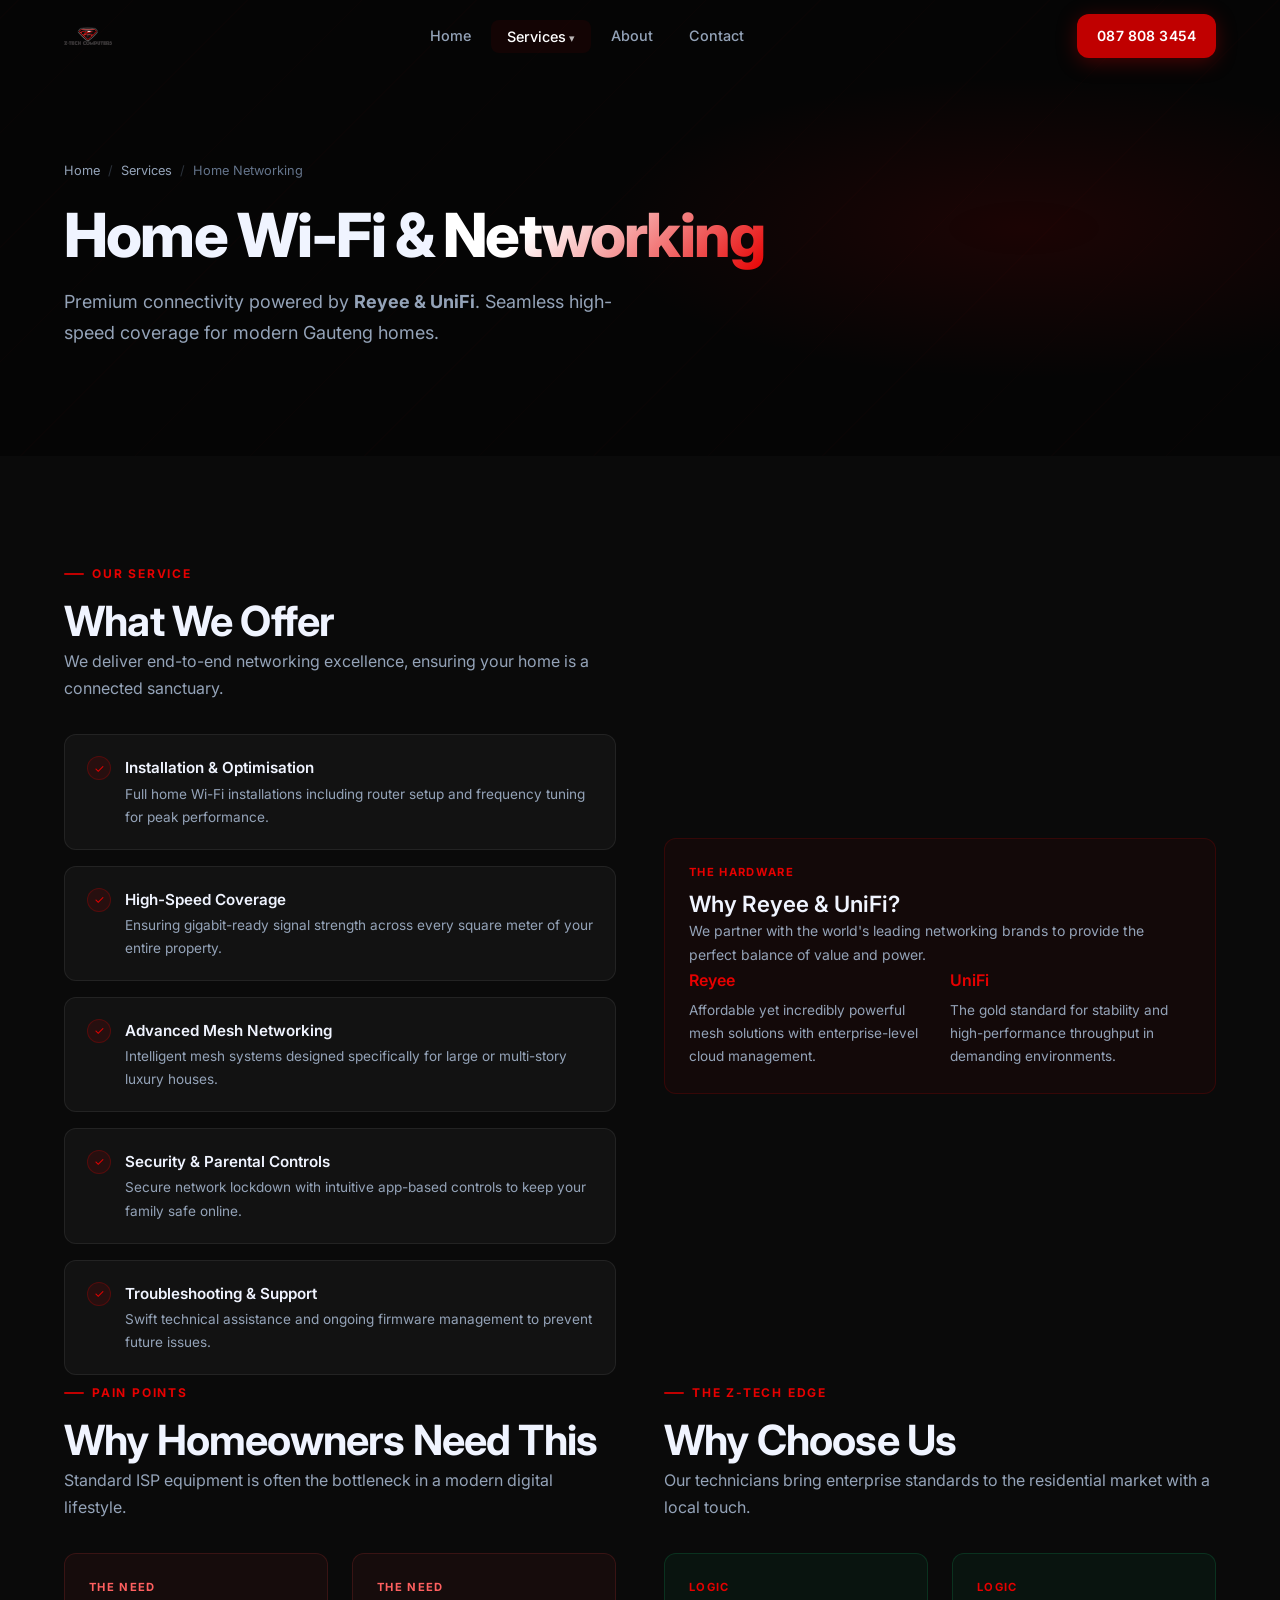
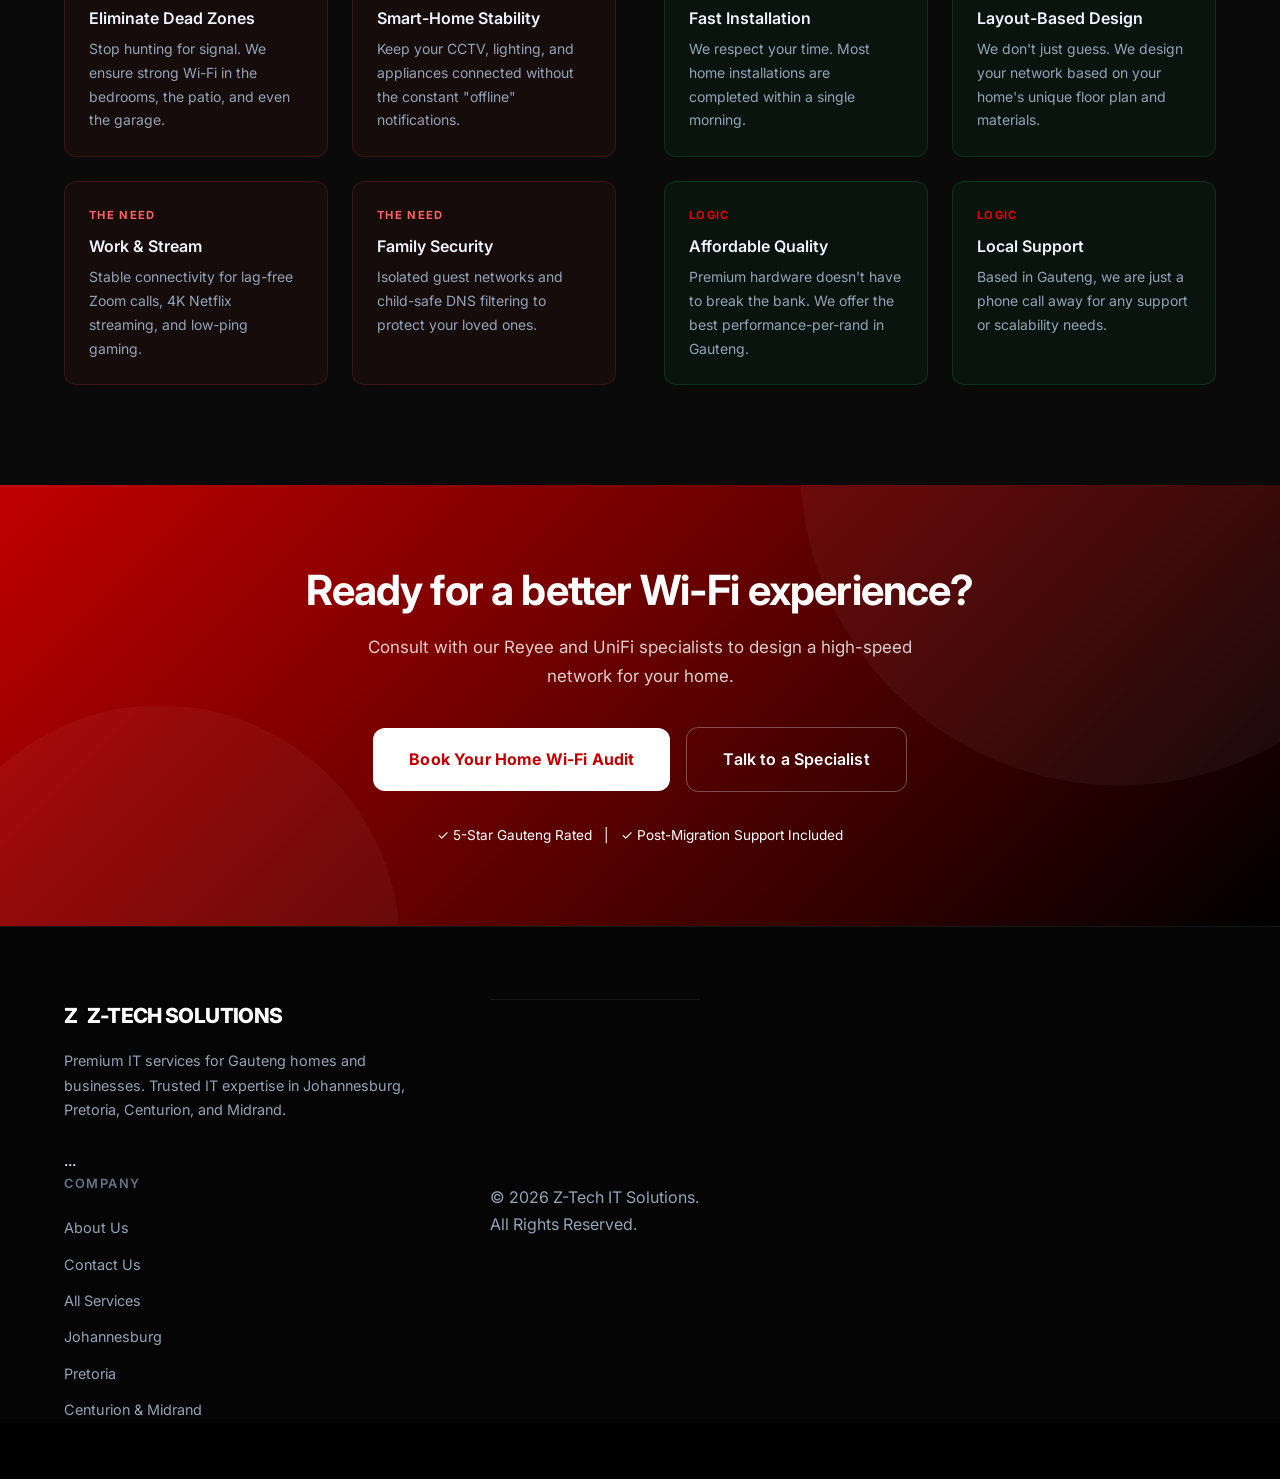
<file: pages/home-networking.html>
<!DOCTYPE html>
<html lang="en">

<head>
    <meta charset="UTF-8">
    <meta name="viewport" content="width=device-width, initial-scale=1.0">
    <title>Home Wi-Fi & Networking Gauteng | Reyee & UniFi | Z-Tech</title>
    <meta name="description"
        content="Professional Home Wi-Fi installations in Gauteng. High-speed coverage using Reyee & UniFi hardware in Johannesburg, Pretoria, and Centurion. Zero dead zones.">

    <!-- Favicons -->
    <link rel="apple-touch-icon" sizes="180x180" href="../images/favicons/apple-touch-icon.png">
    <link rel="icon" type="image/png" sizes="32x32" href="../images/favicons/favicon-32x32.png">
    <link rel="icon" type="image/png" sizes="16x16" href="../images/favicons/favicon-16x16.png">
    <link rel="shortcut icon" href="../images/favicons/favicon.ico">
    <link rel="stylesheet" href="../css/style.css">
</head>

<body>

    <!-- ── Navigation ─────────────────────────────────────────── -->
    <nav class="navbar" id="navbar">
        <div class="navbar-inner">
            <a href="../index.html" class="navbar-logo">
                <img src="../images/ztech-logo.png" alt="Z-Tech IT Solutions">
            </a>
            <div class="navbar-links">
                <a href="../index.html">Home</a>
                <div class="navbar-dropdown">
                    <a href="services.html" class="active">Services</a>
                    <div class="dropdown-menu">
                        <a href="home-networking.html">Home Wi-Fi & Networking</a>
                        <a href="business-networking.html">Business Connectivity</a>
                        <a href="sla-support.html">SLA IT Support</a>
                        <a href="cctv.html">IP CCTV Installations</a>
                        <a href="microsoft-365.html">Microsoft 365 Migration</a>
                        <a href="backup.html">Backup Solutions</a>
                    </div>
                </div>
                <a href="about.html">About</a>
                <a href="contact.html">Contact</a>
            </div>
            <div class="navbar-cta">
                <a href="tel:0878083454" class="btn btn-sm btn-primary">087 808 3454</a>
            </div>
            <div class="hamburger" id="hamburger">
                <span></span>
                <span></span>
                <span></span>
            </div>
        </div>
    </nav>

    <!-- ── Mobile Menu ────────────────────────────────────────── -->
    <div class="mobile-menu" id="mobileMenu">
        <button class="mobile-close" id="mobileClose">&times;</button>
        <a href="../index.html">Home</a>
        <a href="services.html">Services</a>
        <a href="about.html">About</a>
        <a href="contact.html">Contact</a>
    </div>

    <!-- ── Page Hero ──────────────────────────────────────────── -->
    <section class="page-hero">
        <div class="page-hero-bg-line"></div>
        <div class="container">
            <div class="reveal">
                <nav class="breadcrumb">
                    <a href="../index.html">Home</a>
                    <span class="breadcrumb-sep">/</span>
                    <a href="services.html">Services</a>
                    <span class="breadcrumb-sep">/</span>
                    <span>Home Networking</span>
                </nav>
                <h1>Home Wi-Fi & <span class="text-gradient">Networking</span></h1>
                <p class="subtitle">Premium connectivity powered by <strong>Reyee & UniFi</strong>. Seamless high-speed
                    coverage for modern Gauteng homes.</p>
            </div>
        </div>
    </section>

    <!-- ── 4 Pillars Section ──────────────────────────────────── -->
    <section class="section section--surface">
        <div class="container">

            <!-- What We Offer -->
            <div class="grid-2 mb-12">
                <div class="reveal">
                    <div class="section-label">Our Service</div>
                    <h2>What We Offer</h2>
                    <p class="mb-8">We deliver end-to-end networking excellence, ensuring your home is a connected
                        sanctuary.</p>
                    <div class="feature-list">
                        <div class="feature-list-item">
                            <div class="feature-check">✓</div>
                            <div>
                                <h4>Installation & Optimisation</h4>
                                <p>Full home Wi-Fi installations including router setup and frequency tuning for peak
                                    performance.</p>
                            </div>
                        </div>
                        <div class="feature-list-item">
                            <div class="feature-check">✓</div>
                            <div>
                                <h4>High-Speed Coverage</h4>
                                <p>Ensuring gigabit-ready signal strength across every square meter of your entire
                                    property.</p>
                            </div>
                        </div>
                        <div class="feature-list-item">
                            <div class="feature-check">✓</div>
                            <div>
                                <h4>Advanced Mesh Networking</h4>
                                <p>Intelligent mesh systems designed specifically for large or multi-story luxury
                                    houses.</p>
                            </div>
                        </div>
                        <div class="feature-list-item">
                            <div class="feature-check">✓</div>
                            <div>
                                <h4>Security & Parental Controls</h4>
                                <p>Secure network lockdown with intuitive app-based controls to keep your family safe
                                    online.</p>
                            </div>
                        </div>
                        <div class="feature-list-item">
                            <div class="feature-check">✓</div>
                            <div>
                                <h4>Troubleshooting & Support</h4>
                                <p>Swift technical assistance and ongoing firmware management to prevent future issues.
                                </p>
                            </div>
                        </div>
                    </div>
                </div>
                <div class="reveal reveal-delay-2">
                    <div class="problem-grid">
                        <!-- Why Reyee & UniFi -->
                        <div class="solution-card"
                            style="grid-column: span 2; background:rgba(192,0,0,0.05); border-color:rgba(192,0,0,0.2)">
                            <div class="card-tag solution">The Hardware</div>
                            <h3>Why Reyee & UniFi?</h3>
                            <p class="mb-6">We partner with the world's leading networking brands to provide the perfect
                                balance of value and power.</p>
                            <div class="grid-2" style="gap:20px">
                                <div>
                                    <h4 style="color:var(--primary-light)">Reyee</h4>
                                    <p style="font-size:0.85rem">Affordable yet incredibly powerful mesh solutions with
                                        enterprise-level cloud management.</p>
                                </div>
                                <div>
                                    <h4 style="color:var(--primary-light)">UniFi</h4>
                                    <p style="font-size:0.85rem">The gold standard for stability and high-performance
                                        throughput in demanding environments.</p>
                                </div>
                            </div>
                        </div>
                    </div>
                </div>
            </div>

            <!-- Why Homeowners Need This & Why Choose Us -->
            <div class="grid-2">
                <div class="reveal">
                    <div class="section-label">Pain Points</div>
                    <h2>Why Homeowners Need This</h2>
                    <p class="mb-8">Standard ISP equipment is often the bottleneck in a modern digital lifestyle.</p>
                    <div class="problem-grid">
                        <div class="problem-card">
                            <div class="card-tag problem">The Need</div>
                            <h4>Eliminate Dead Zones</h4>
                            <p>Stop hunting for signal. We ensure strong Wi-Fi in the bedrooms, the patio, and even the
                                garage.</p>
                        </div>
                        <div class="problem-card">
                            <div class="card-tag problem">The Need</div>
                            <h4>Smart-Home Stability</h4>
                            <p>Keep your CCTV, lighting, and appliances connected without the constant "offline"
                                notifications.</p>
                        </div>
                        <div class="problem-card">
                            <div class="card-tag problem">The Need</div>
                            <h4>Work & Stream</h4>
                            <p>Stable connectivity for lag-free Zoom calls, 4K Netflix streaming, and low-ping gaming.
                            </p>
                        </div>
                        <div class="problem-card">
                            <div class="card-tag problem">The Need</div>
                            <h4>Family Security</h4>
                            <p>Isolated guest networks and child-safe DNS filtering to protect your loved ones.</p>
                        </div>
                    </div>
                </div>

                <div class="reveal reveal-delay-2">
                    <div class="section-label">The Z-Tech Edge</div>
                    <h2>Why Choose Us</h2>
                    <p class="mb-8">Our technicians bring enterprise standards to the residential market with a local
                        touch.</p>
                    <div class="problem-grid">
                        <div class="solution-card">
                            <div class="card-tag solution">Logic</div>
                            <h4>Fast Installation</h4>
                            <p>We respect your time. Most home installations are completed within a single morning.</p>
                        </div>
                        <div class="solution-card">
                            <div class="card-tag solution">Logic</div>
                            <h4>Layout-Based Design</h4>
                            <p>We don't just guess. We design your network based on your home's unique floor plan and
                                materials.</p>
                        </div>
                        <div class="solution-card">
                            <div class="card-tag solution">Logic</div>
                            <h4>Affordable Quality</h4>
                            <p>Premium hardware doesn't have to break the bank. We offer the best performance-per-rand
                                in Gauteng.</p>
                        </div>
                        <div class="solution-card">
                            <div class="card-tag solution">Logic</div>
                            <h4>Local Support</h4>
                            <p>Based in Gauteng, we are just a phone call away for any support or scalability needs.</p>
                        </div>
                    </div>
                </div>
            </div>

        </div>
    </section>

    <!-- ── CTA Banner ─────────────────────────────────────────── -->
    <section class="cta-banner">
        <div class="container reveal">
            <h2>Ready for a better Wi-Fi experience?</h2>
            <p>Consult with our Reyee and UniFi specialists to design a high-speed network for your home.</p>
            <div class="cta-actions">
                <a href="contact.html" class="btn btn-lg btn-white">Book Your Home Wi-Fi Audit</a>
                <a href="tel:0878083454" class="btn btn-lg btn-outline"
                    style="border-color:rgba(255,255,255,0.3); color:#fff">Talk to a Specialist</a>
            </div>
            <div class="mt-8 opacity-70" style="font-size:0.85rem; color:#fff;">
                <span>✓ 5-Star Gauteng Rated</span> &nbsp; | &nbsp; <span>✓ Post-Migration Support Included</span>
            </div>
        </div>
    </section>

    <!-- ── Footer ─────────────────────────────────────────────── -->
    <footer class="footer">
        <div class="container">
            <div class="footer-grid">
                <div class="footer-brand">
                    <a href="../index.html" class="footer-logo">
                        <div class="logo-icon">Z</div>
                        Z-TECH SOLUTIONS
                    </a>
                    <p>Premium IT services for Gauteng homes and businesses. Trusted IT expertise in Johannesburg,
                        Pretoria, Centurion, and Midrand.</p>
                    ...
                    <div class="footer-col">
                        <h4>Company</h4>
                        <ul>
                            <li><a href="about.html">About Us</a></li>
                            <li><a href="contact.html">Contact Us</a></li>
                            <li><a href="services.html">All Services</a></li>
                            <li><a href="#">Johannesburg</a></li>
                            <li><a href="#">Pretoria</a></li>
                            <li><a href="#">Centurion & Midrand</a></li>
                        </ul>
                    </div>
                </div>
                <div class="footer-bottom">
                    <p>&copy; 2026 Z-Tech IT Solutions. All Rights Reserved.</p>
                </div>
            </div>
    </footer>

    <script src="../js/main.js"></script>
</body>

</html>
</file>
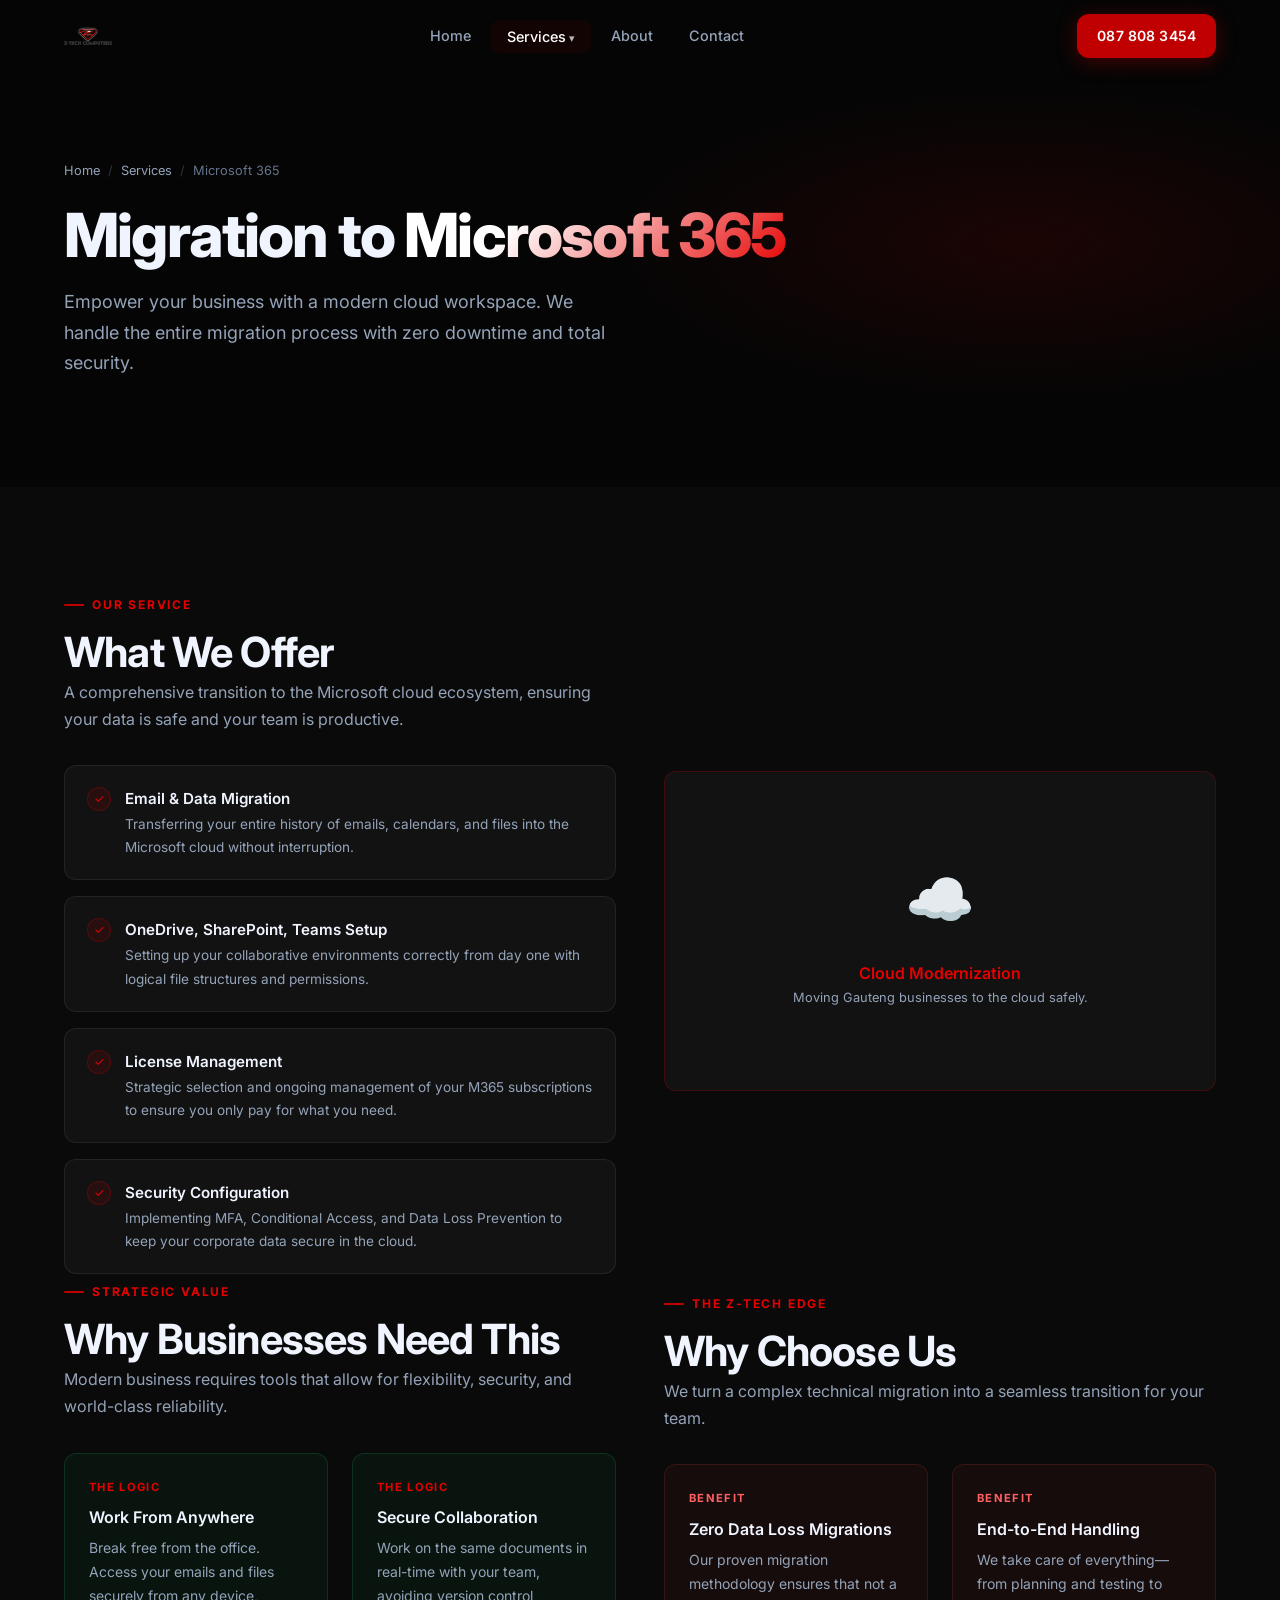
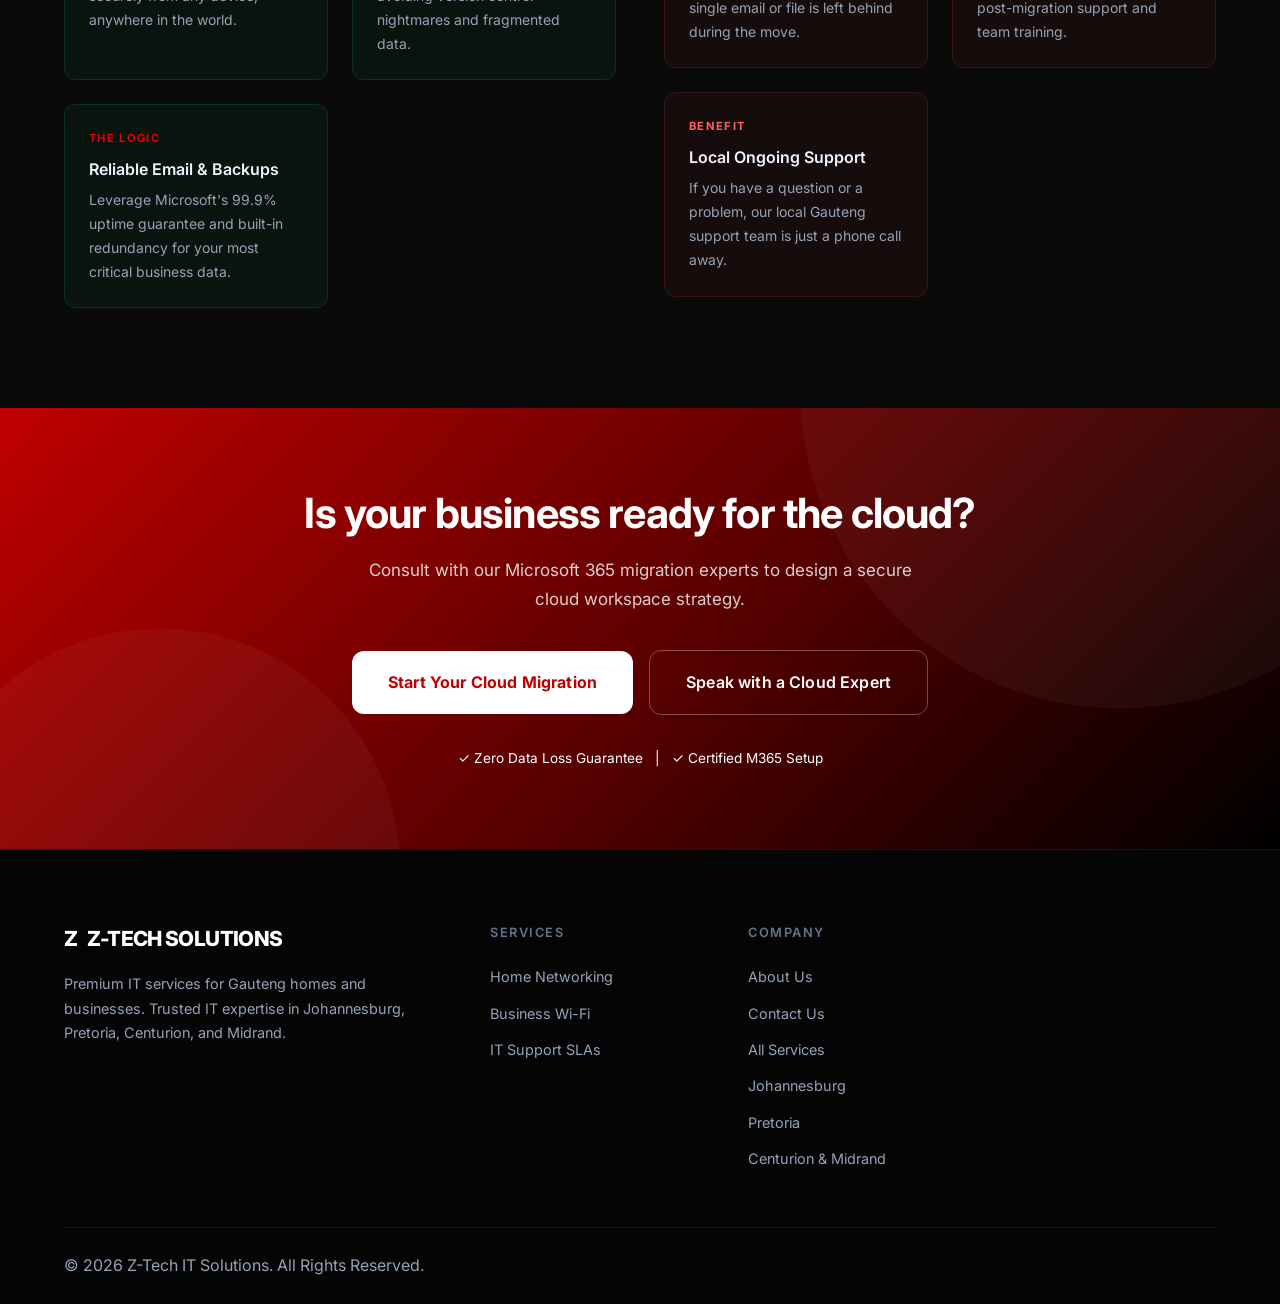
<file: pages/microsoft-365.html>
<!DOCTYPE html>
<html lang="en">

<head>
    <meta charset="UTF-8">
    <meta name="viewport" content="width=device-width, initial-scale=1.0">
    <title>Migration to Microsoft 365 Gauteng | Expert M365 Setup</title>
    <meta name="description"
        content="Seamless Microsoft 365 migration and cloud workspace setup for Gauteng businesses. Enhance security and team collaboration with Z-Tech Experts.">

    <!-- Favicons -->
    <link rel="apple-touch-icon" sizes="180x180" href="../images/favicons/apple-touch-icon.png">
    <link rel="icon" type="image/png" sizes="32x32" href="../images/favicons/favicon-32x32.png">
    <link rel="icon" type="image/png" sizes="16x16" href="../images/favicons/favicon-16x16.png">
    <link rel="shortcut icon" href="../images/favicons/favicon.ico">
    <link rel="stylesheet" href="../css/style.css">
</head>

<body>

    <!-- ── Navigation ─────────────────────────────────────────── -->
    <nav class="navbar" id="navbar">
        <div class="navbar-inner">
            <a href="../index.html" class="navbar-logo">
                <img src="../images/ztech-logo.png" alt="Z-Tech IT Solutions">
            </a>
            <div class="navbar-links">
                <a href="../index.html">Home</a>
                <div class="navbar-dropdown">
                    <a href="services.html" class="active">Services</a>
                    <div class="dropdown-menu">
                        <a href="home-networking.html">Home Wi-Fi & Networking</a>
                        <a href="business-networking.html">Business Connectivity</a>
                        <a href="sla-support.html">SLA IT Support</a>
                        <a href="cctv.html">IP CCTV Installations</a>
                        <a href="microsoft-365.html">Microsoft 365 Migration</a>
                        <a href="backup.html">Backup Solutions</a>
                    </div>
                </div>
                <a href="about.html">About</a>
                <a href="contact.html">Contact</a>
            </div>
            <div class="navbar-cta">
                <a href="tel:0878083454" class="btn btn-sm btn-primary">087 808 3454</a>
            </div>
            <div class="hamburger" id="hamburger">
                <span></span>
                <span></span>
                <span></span>
            </div>
        </div>
    </nav>

    <!-- ── Mobile Menu ────────────────────────────────────────── -->
    <div class="mobile-menu" id="mobileMenu">
        <button class="mobile-close" id="mobileClose">&times;</button>
        <a href="../index.html">Home</a>
        <a href="services.html">Services</a>
        <a href="about.html">About</a>
        <a href="contact.html">Contact</a>
    </div>

    <!-- ── Page Hero ──────────────────────────────────────────── -->
    <section class="page-hero">
        <div class="page-hero-bg-line"></div>
        <div class="container">
            <div class="reveal">
                <nav class="breadcrumb">
                    <a href="../index.html">Home</a>
                    <span class="breadcrumb-sep">/</span>
                    <a href="services.html">Services</a>
                    <span class="breadcrumb-sep">/</span>
                    <span>Microsoft 365</span>
                </nav>
                <h1>Migration to <span class="text-gradient">Microsoft 365</span></h1>
                <p class="subtitle">Empower your business with a modern cloud workspace. We handle the entire migration
                    process with zero downtime and total security.</p>
            </div>
        </div>
    </section>

    <!-- ── 4 Pillars Section ──────────────────────────────────── -->
    <section class="section section--surface">
        <div class="container">

            <!-- What We Offer -->
            <div class="grid-2 mb-12">
                <div class="reveal">
                    <div class="section-label">Our Service</div>
                    <h2>What We Offer</h2>
                    <p class="mb-8">A comprehensive transition to the Microsoft cloud ecosystem, ensuring your data is
                        safe and your team is productive.</p>
                    <div class="feature-list">
                        <div class="feature-list-item">
                            <div class="feature-check">✓</div>
                            <div>
                                <h4>Email & Data Migration</h4>
                                <p>Transferring your entire history of emails, calendars, and files into the Microsoft
                                    cloud without interruption.</p>
                            </div>
                        </div>
                        <div class="feature-list-item">
                            <div class="feature-check">✓</div>
                            <div>
                                <h4>OneDrive, SharePoint, Teams Setup</h4>
                                <p>Setting up your collaborative environments correctly from day one with logical file
                                    structures and permissions.</p>
                            </div>
                        </div>
                        <div class="feature-list-item">
                            <div class="feature-check">✓</div>
                            <div>
                                <h4>License Management</h4>
                                <p>Strategic selection and ongoing management of your M365 subscriptions to ensure you
                                    only pay for what you need.</p>
                            </div>
                        </div>
                        <div class="feature-list-item">
                            <div class="feature-check">✓</div>
                            <div>
                                <h4>Security Configuration</h4>
                                <p>Implementing MFA, Conditional Access, and Data Loss Prevention to keep your corporate
                                    data secure in the cloud.</p>
                            </div>
                        </div>
                    </div>
                </div>
                <div class="reveal reveal-delay-2">
                    <div
                        style="width:100%; height:320px; background:var(--surface2); border:1px solid var(--border-accent); border-radius:var(--radius); padding:40px; display:flex; flex-direction:column; justify-content:center; align-items:center;">
                        <div style="font-size:3.5rem; margin-bottom:15px;">☁️</div>
                        <h4 style="color:var(--primary-light); text-align:center;">Cloud Modernization</h4>
                        <p style="font-size:0.8rem; color:var(--text-muted); text-align:center;">Moving Gauteng
                            businesses to the cloud safely.</p>
                    </div>
                </div>
            </div>

            <!-- Why Businesses Need This & Why Choose Us -->
            <div class="grid-2">
                <div class="reveal">
                    <div class="section-label">Strategic Value</div>
                    <h2>Why Businesses Need This</h2>
                    <p class="mb-8">Modern business requires tools that allow for flexibility, security, and world-class
                        reliability.</p>
                    <div class="problem-grid">
                        <div class="solution-card">
                            <div class="card-tag solution">The Logic</div>
                            <h4>Work From Anywhere</h4>
                            <p>Break free from the office. Access your emails and files securely from any device,
                                anywhere in the world.</p>
                        </div>
                        <div class="solution-card">
                            <div class="card-tag solution">The Logic</div>
                            <h4>Secure Collaboration</h4>
                            <p>Work on the same documents in real-time with your team, avoiding version control
                                nightmares and fragmented data.</p>
                        </div>
                        <div class="solution-card">
                            <div class="card-tag solution">The Logic</div>
                            <h4>Reliable Email & Backups</h4>
                            <p>Leverage Microsoft's 99.9% uptime guarantee and built-in redundancy for your most
                                critical business data.</p>
                        </div>
                    </div>
                </div>

                <div class="reveal reveal-delay-2">
                    <div class="section-label">The Z-Tech Edge</div>
                    <h2>Why Choose Us</h2>
                    <p class="mb-8">We turn a complex technical migration into a seamless transition for your team.</p>
                    <div class="problem-grid">
                        <div class="problem-card">
                            <div class="card-tag problem">Benefit</div>
                            <h4>Zero Data Loss Migrations</h4>
                            <p>Our proven migration methodology ensures that not a single email or file is left behind
                                during the move.</p>
                        </div>
                        <div class="problem-card">
                            <div class="card-tag problem">Benefit</div>
                            <h4>End-to-End Handling</h4>
                            <p>We take care of everything—from planning and testing to post-migration support and team
                                training.</p>
                        </div>
                        <div class="problem-card">
                            <div class="card-tag problem">Benefit</div>
                            <h4>Local Ongoing Support</h4>
                            <p>If you have a question or a problem, our local Gauteng support team is just a phone call
                                away.</p>
                        </div>
                    </div>
                </div>
            </div>

        </div>
    </section>

    <!-- ── CTA Banner ─────────────────────────────────────────── -->
    <section class="cta-banner">
        <div class="container reveal">
            <h2>Is your business ready for the cloud?</h2>
            <p>Consult with our Microsoft 365 migration experts to design a secure cloud workspace strategy.</p>
            <div class="cta-actions">
                <a href="contact.html" class="btn btn-lg btn-white">Start Your Cloud Migration</a>
                <a href="tel:0878083454" class="btn btn-lg btn-outline"
                    style="border-color:rgba(255,255,255,0.3); color:#fff">Speak with a Cloud Expert</a>
            </div>
            <div class="mt-8 opacity-70" style="font-size:0.85rem; color:#fff; text-align:center;">
                <span>✓ Zero Data Loss Guarantee</span> &nbsp; | &nbsp; <span>✓ Certified M365 Setup</span>
            </div>
        </div>
    </section>

    <!-- ── Footer ─────────────────────────────────────────────── -->
    <footer class="footer">
        <div class="container">
            <div class="footer-grid">
                <div class="footer-brand">
                    <a href="../index.html" class="footer-logo">
                        <div class="logo-icon">Z</div>
                        Z-TECH SOLUTIONS
                    </a>
                    <p>Premium IT services for Gauteng homes and businesses. Trusted IT expertise in Johannesburg,
                        Pretoria, Centurion, and Midrand.</p>
                </div>
                <div class="footer-col">
                    <h4>Services</h4>
                    <ul>
                        <li><a href="home-networking.html">Home Networking</a></li>
                        <li><a href="business-networking.html">Business Wi-Fi</a></li>
                        <li><a href="sla-support.html">IT Support SLAs</a></li>
                    </ul>
                </div>
                <div class="footer-col">
                    <h4>Company</h4>
                    <ul>
                        <li><a href="about.html">About Us</a></li>
                        <li><a href="contact.html">Contact Us</a></li>
                        <li><a href="services.html">All Services</a></li>
                        <li><a href="#">Johannesburg</a></li>
                        <li><a href="#">Pretoria</a></li>
                        <li><a href="#">Centurion & Midrand</a></li>
                    </ul>
                </div>
            </div>
            <div class="footer-bottom">
                <p>&copy; 2026 Z-Tech IT Solutions. All Rights Reserved.</p>
            </div>
        </div>
    </footer>

    <script src="../js/main.js"></script>
</body>

</html>
</file>
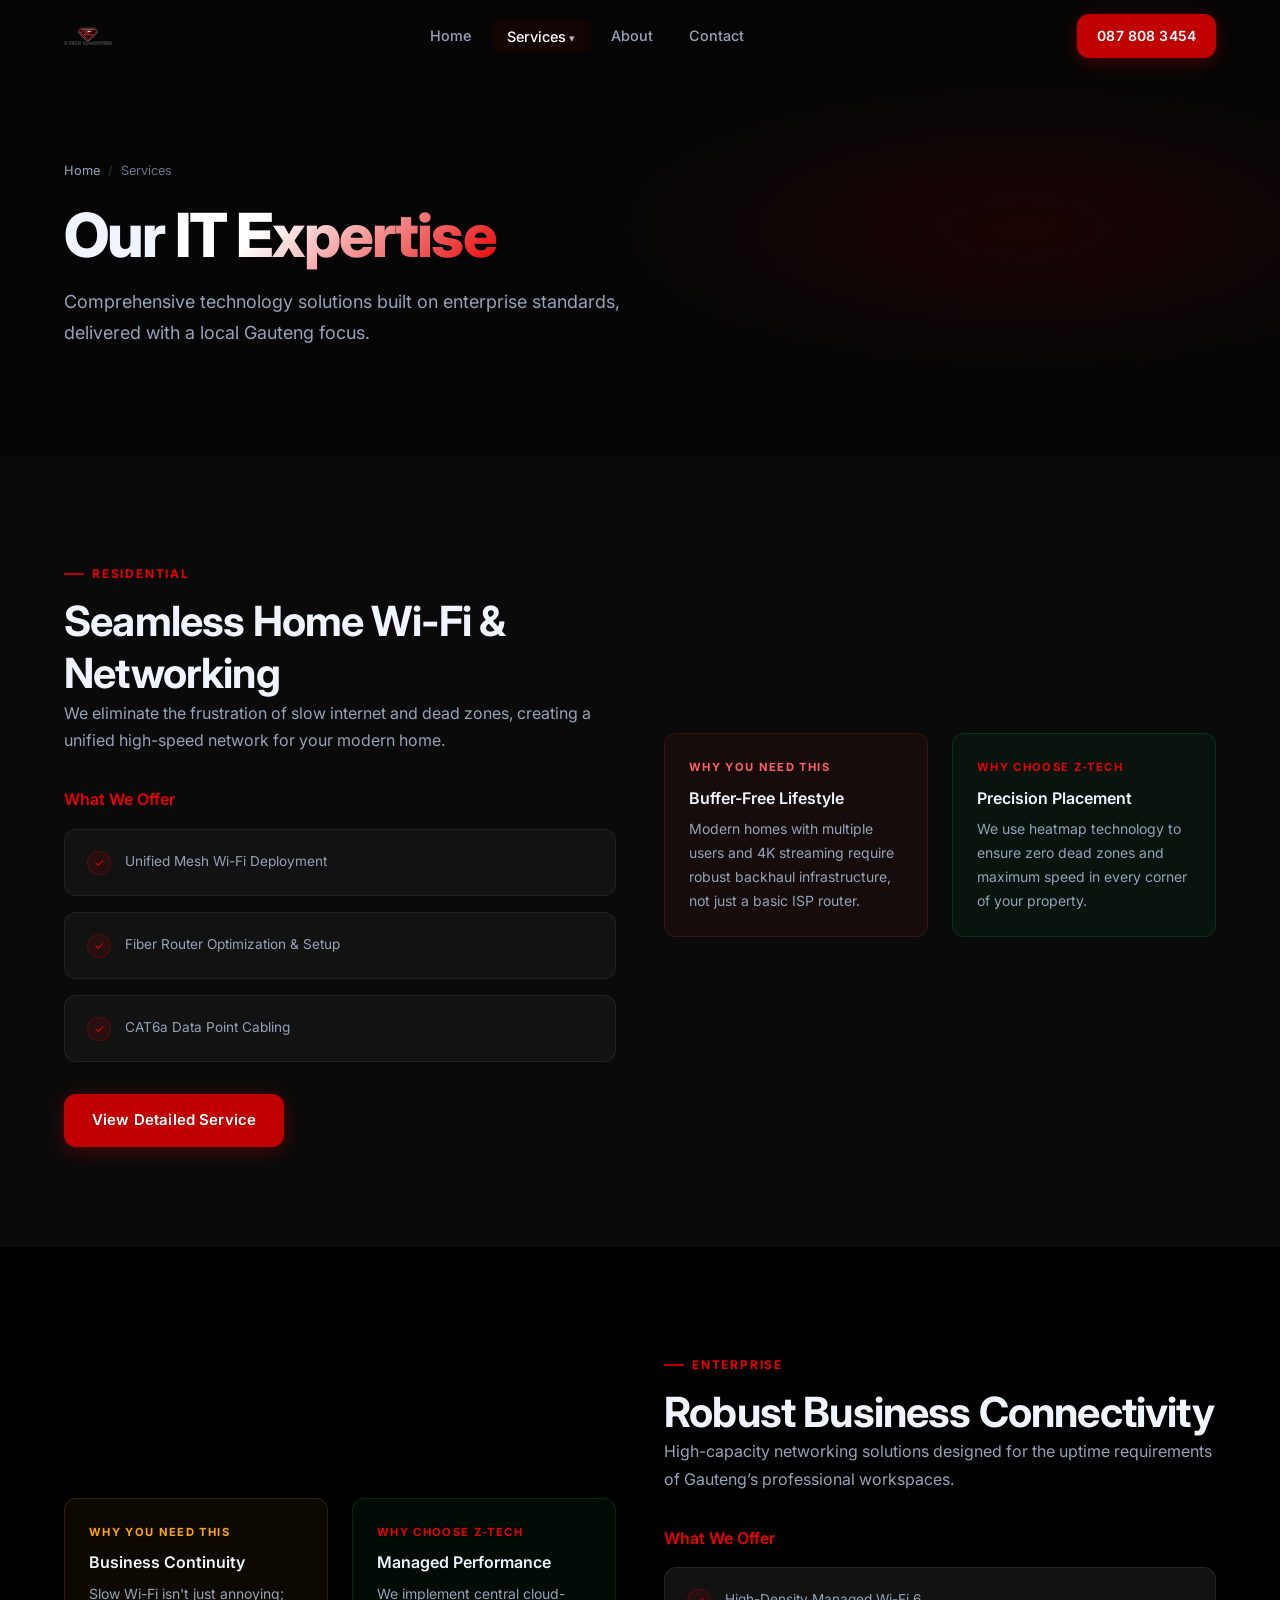
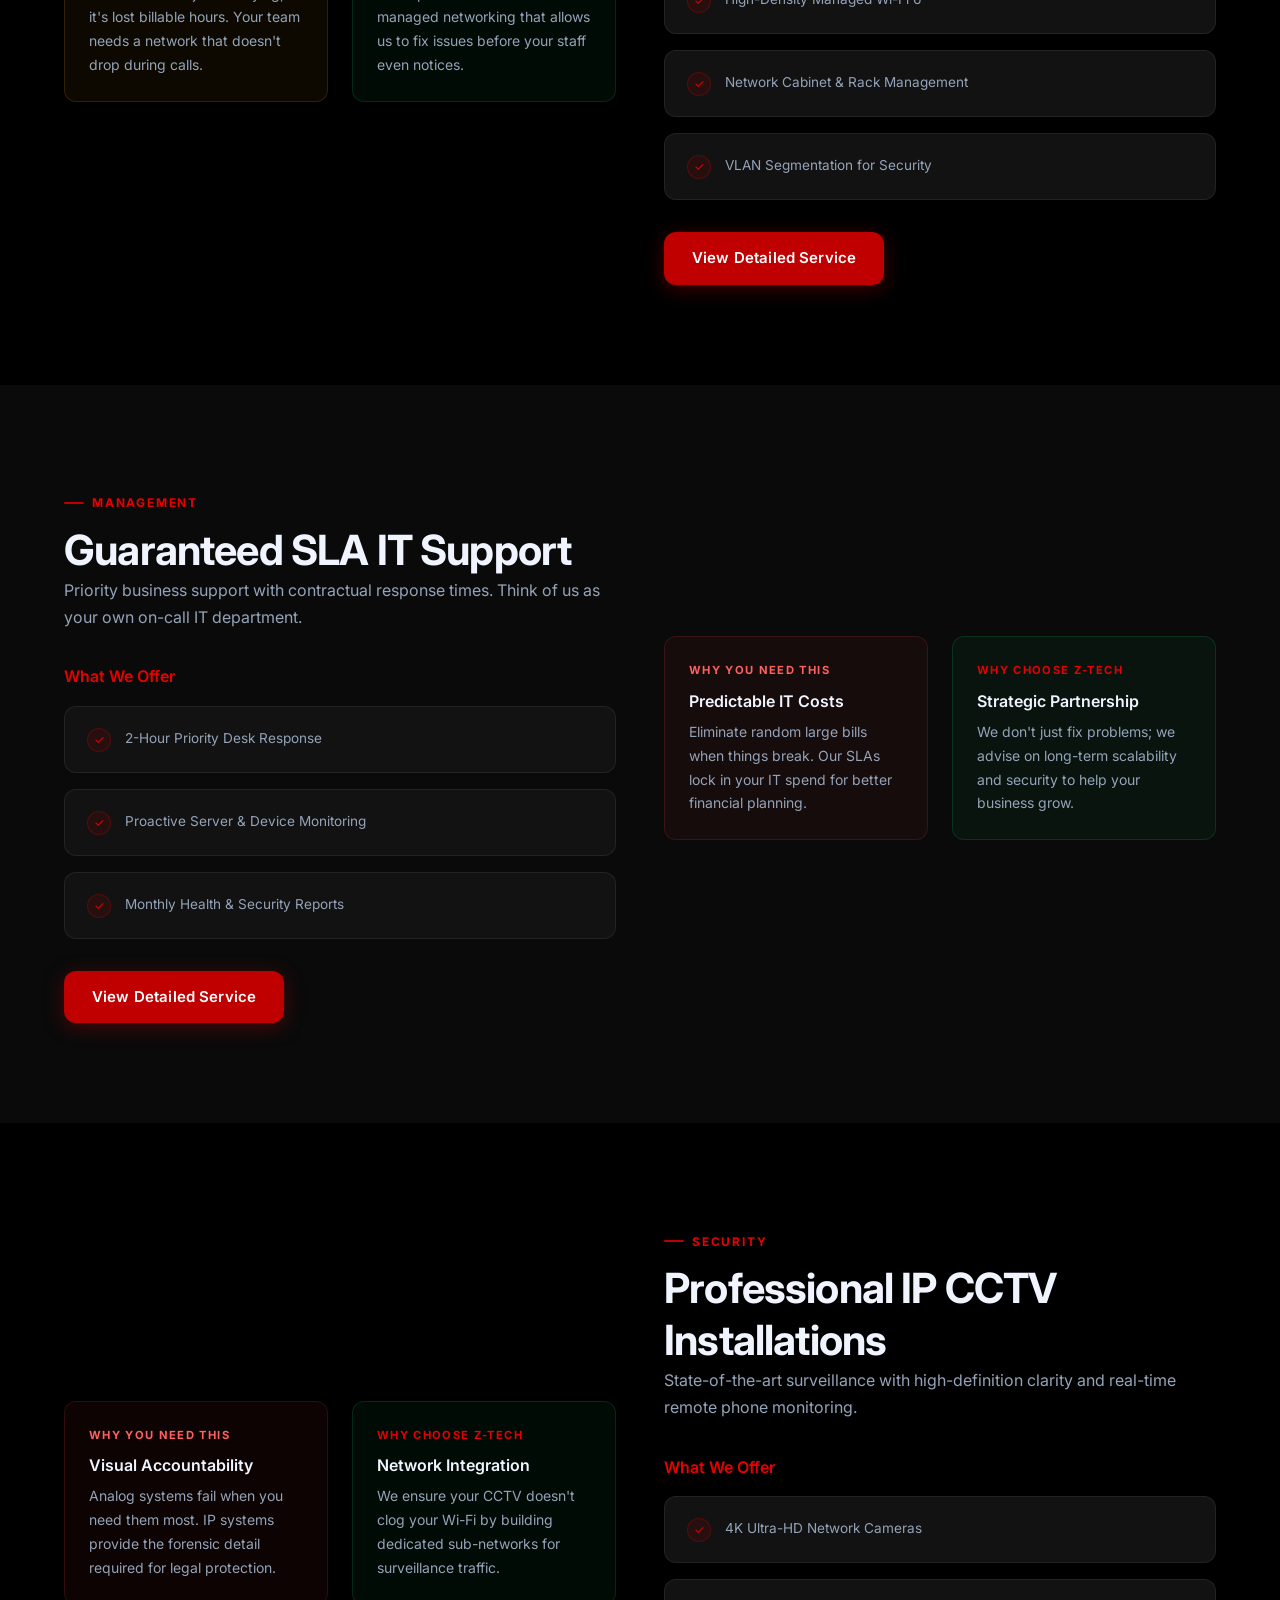
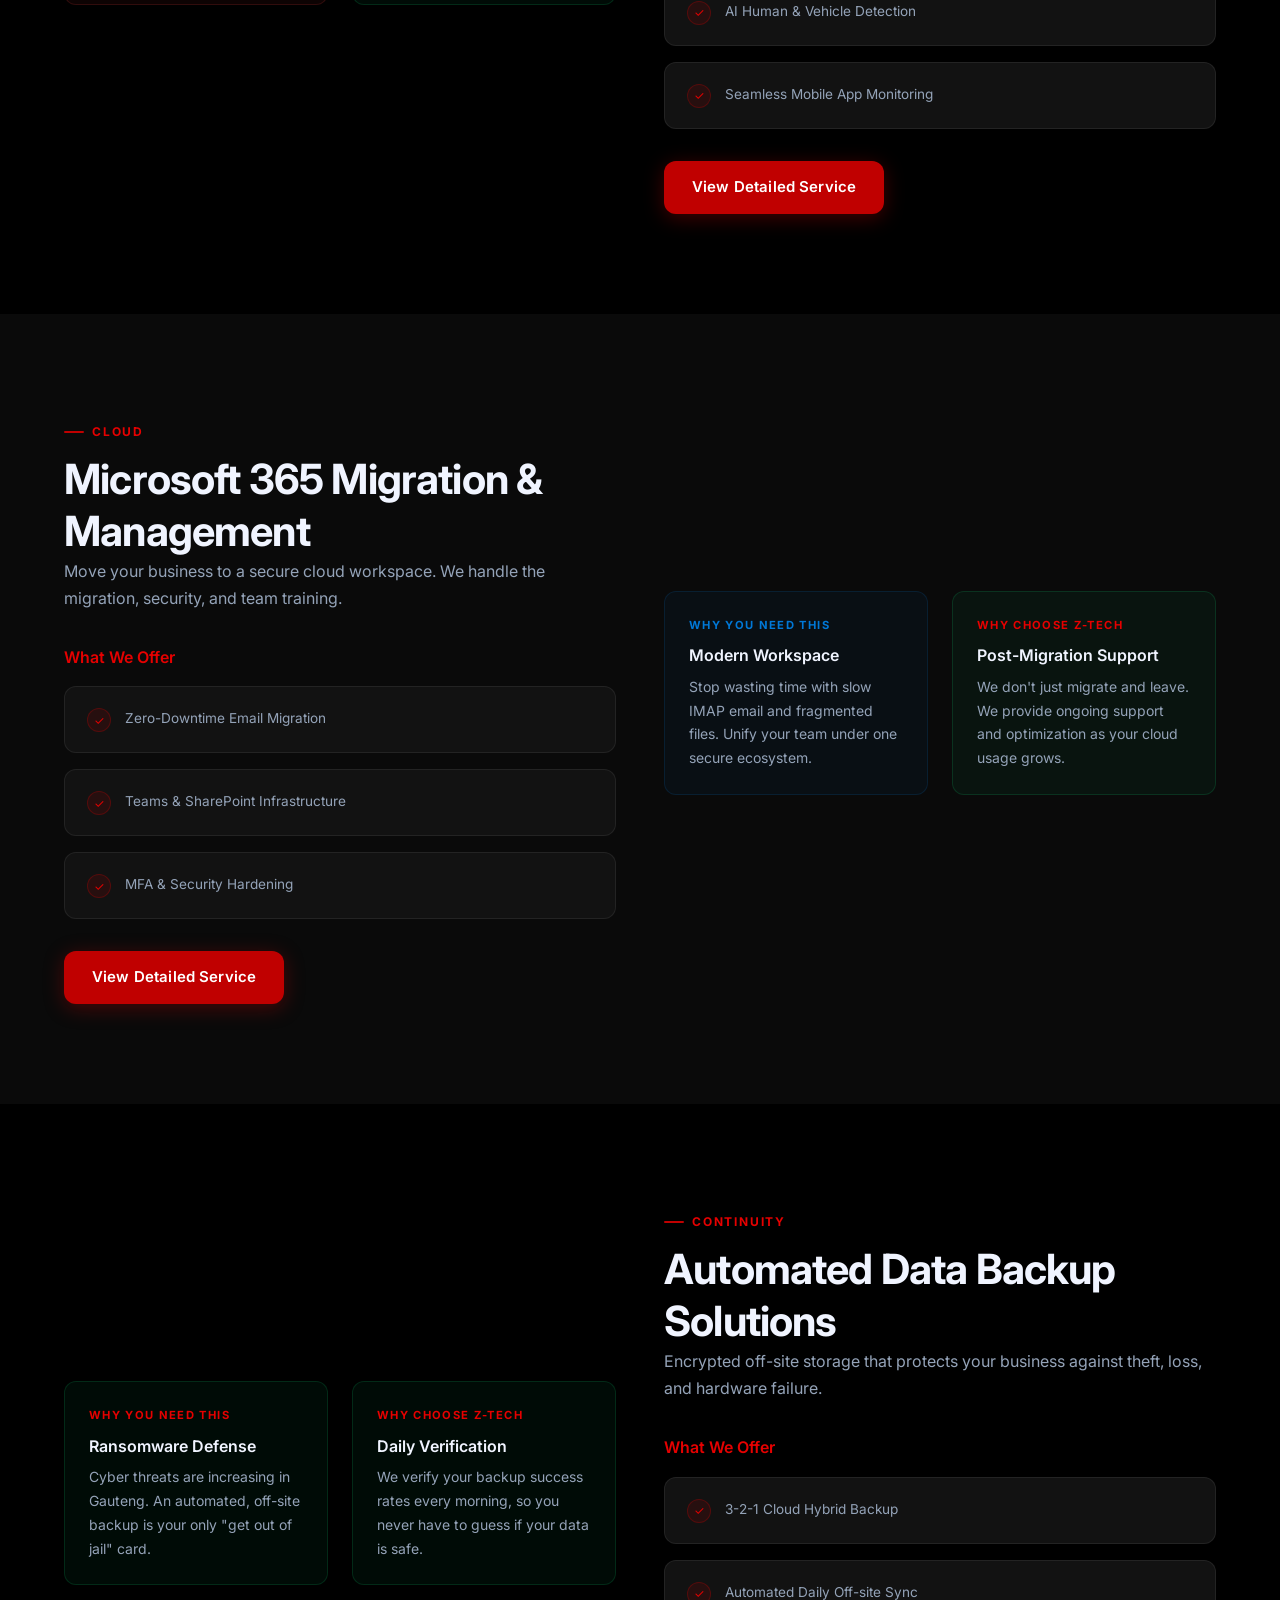
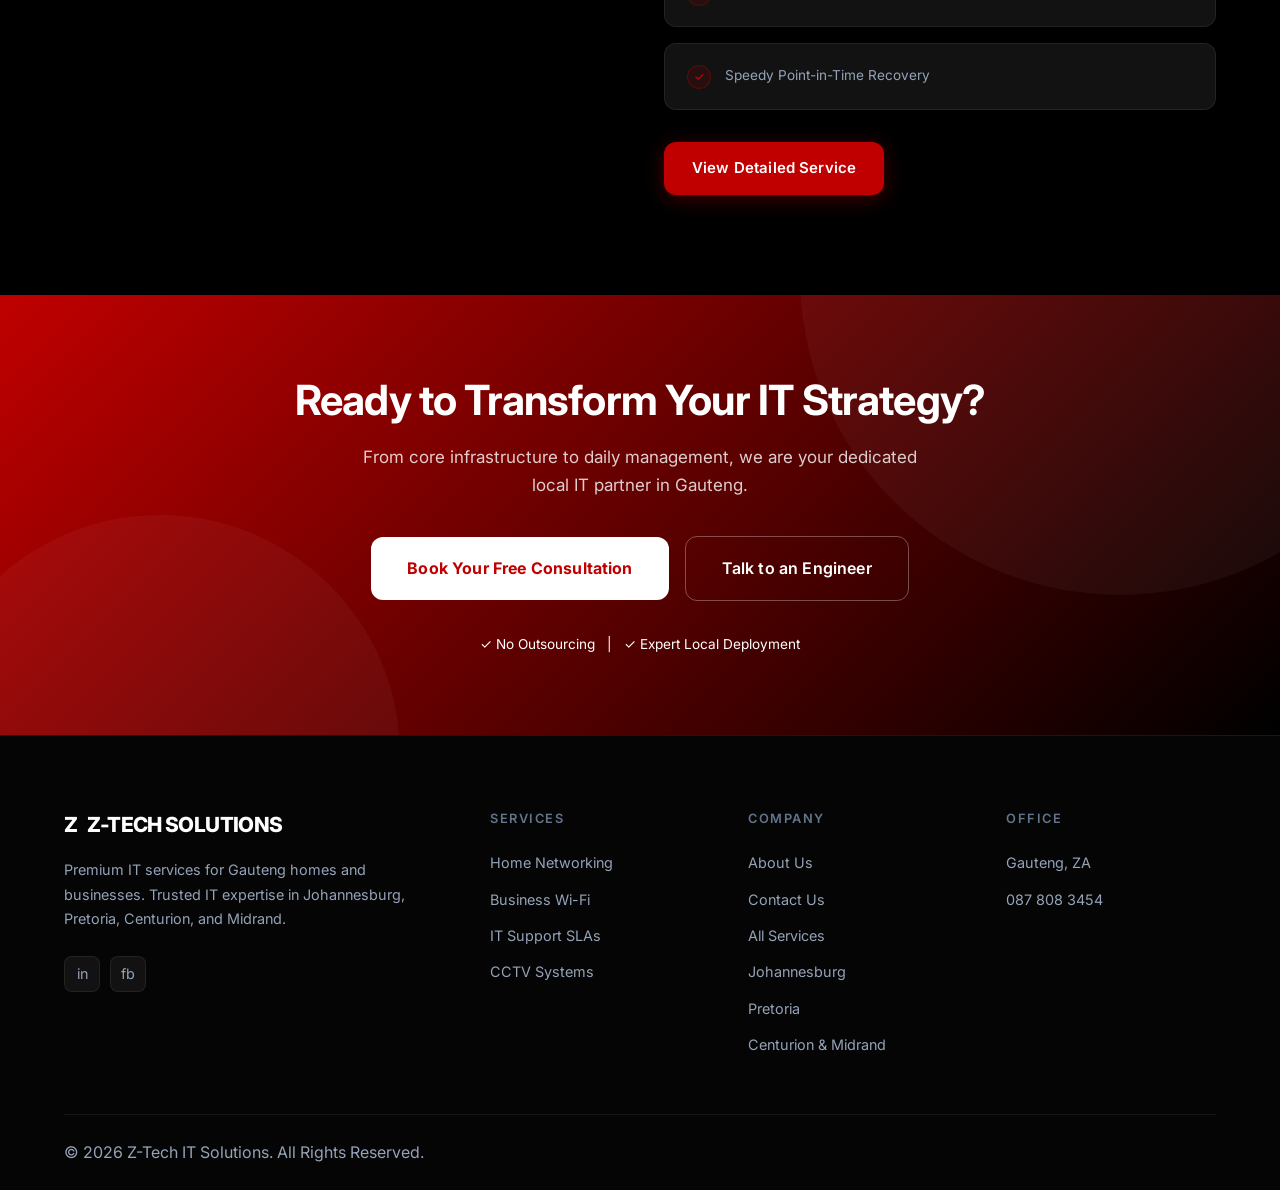
<file: pages/services.html>
<!DOCTYPE html>
<html lang="en">

<head>
    <meta charset="UTF-8">
    <meta name="viewport" content="width=device-width, initial-scale=1.0">
    <title>IT Services Gauteng | Z-Tech IT Solutions</title>
    <meta name="description"
        content="Complete range of premium IT services for homes and businesses in Gauteng. Expert networking, support, CCTV, and cloud solutions in Johannesburg and Pretoria.">

    <!-- Favicons -->
    <link rel="apple-touch-icon" sizes="180x180" href="../images/favicons/apple-touch-icon.png">
    <link rel="icon" type="image/png" sizes="32x32" href="../images/favicons/favicon-32x32.png">
    <link rel="icon" type="image/png" sizes="16x16" href="../images/favicons/favicon-16x16.png">
    <link rel="shortcut icon" href="../images/favicons/favicon.ico">
    <link rel="stylesheet" href="../css/style.css">
</head>

<body>

    <!-- ── Navigation ─────────────────────────────────────────── -->
    <nav class="navbar" id="navbar">
        <div class="navbar-inner">
            <a href="../index.html" class="navbar-logo">
                <img src="../images/ztech-logo.png" alt="Z-Tech IT Solutions">
            </a>
            <div class="navbar-links">
                <a href="../index.html">Home</a>
                <div class="navbar-dropdown">
                    <a href="services.html" class="active">Services</a>
                    <div class="dropdown-menu">
                        <a href="home-networking.html">Home Wi-Fi & Networking</a>
                        <a href="business-networking.html">Business Connectivity</a>
                        <a href="sla-support.html">SLA IT Support</a>
                        <a href="cctv.html">IP CCTV Installations</a>
                        <a href="microsoft-365.html">Microsoft 365 Migration</a>
                        <a href="backup.html">Backup Solutions</a>
                    </div>
                </div>
                <a href="about.html">About</a>
                <a href="contact.html">Contact</a>
            </div>
            <div class="navbar-cta">
                <a href="tel:0878083454" class="btn btn-sm btn-primary">087 808 3454</a>
            </div>
            <div class="hamburger" id="hamburger">
                <span></span>
                <span></span>
                <span></span>
            </div>
        </div>
    </nav>

    <!-- ── Mobile Menu ────────────────────────────────────────── -->
    <div class="mobile-menu" id="mobileMenu">
        <button class="mobile-close" id="mobileClose">&times;</button>
        <a href="../index.html">Home</a>
        <a href="services.html">Services</a>
        <a href="about.html">About</a>
        <a href="contact.html">Contact</a>
    </div>

    <!-- ── Page Hero ──────────────────────────────────────────── -->
    <section class="page-hero">
        <div class="page-hero-bg-line"></div>
        <div class="container">
            <div class="reveal">
                <nav class="breadcrumb">
                    <a href="../index.html">Home</a>
                    <span class="breadcrumb-sep">/</span>
                    <span>Services</span>
                </nav>
                <h1>Our <span class="text-gradient">IT Expertise</span></h1>
                <p class="subtitle">Comprehensive technology solutions built on enterprise standards, delivered with a
                    local Gauteng focus.</p>
            </div>
        </div>
    </section>

    <!-- ── Service 1: Home Networking ─────────────────────────── -->
    <section class="section section--surface" id="home-networking">
        <div class="container">
            <div class="grid-2">
                <div class="reveal">
                    <div class="section-label">Residential</div>
                    <h2>Seamless Home Wi-Fi & Networking</h2>
                    <p class="mb-8">We eliminate the frustration of slow internet and dead zones, creating a unified
                        high-speed network for your modern home.</p>

                    <div class="mb-8">
                        <h4 class="mb-4" style="color:var(--primary-light)">What We Offer</h4>
                        <ul class="feature-list" style="border:none; background:none; padding:0;">
                            <li class="feature-list-item">
                                <div class="feature-check">✓</div>
                                <div>
                                    <p>Unified Mesh Wi-Fi Deployment</p>
                                </div>
                            </li>
                            <li class="feature-list-item">
                                <div class="feature-check">✓</div>
                                <div>
                                    <p>Fiber Router Optimization & Setup</p>
                                </div>
                            </li>
                            <li class="feature-list-item">
                                <div class="feature-check">✓</div>
                                <div>
                                    <p>CAT6a Data Point Cabling</p>
                                </div>
                            </li>
                        </ul>
                    </div>

                    <div class="mt-8">
                        <a href="home-networking.html" class="btn btn-primary">View Detailed Service</a>
                    </div>
                </div>

                <div class="reveal reveal-delay-2">
                    <div class="problem-grid mb-8">
                        <div class="problem-card">
                            <div class="card-tag problem">Why You Need This</div>
                            <h4>Buffer-Free Lifestyle</h4>
                            <p>Modern homes with multiple users and 4K streaming require robust backhaul infrastructure,
                                not just a basic ISP router.</p>
                        </div>
                        <div class="solution-card">
                            <div class="card-tag solution">Why Choose Z-Tech</div>
                            <h4>Precision Placement</h4>
                            <p>We use heatmap technology to ensure zero dead zones and maximum speed in every corner of
                                your property.</p>
                        </div>
                    </div>
                </div>
            </div>
        </div>
    </section>

    <!-- ── Service 2: Business Connectivity ──────────────────── -->
    <section class="section" id="business-connectivity">
        <div class="container">
            <div class="grid-2">
                <div class="reveal">
                    <div class="problem-grid mb-8">
                        <div class="problem-card"
                            style="background:rgba(255,165,0,0.05); border-color:rgba(255,165,0,0.15);">
                            <div class="card-tag" style="color:orange">Why You Need This</div>
                            <h4>Business Continuity</h4>
                            <p>Slow Wi-Fi isn't just annoying; it's lost billable hours. Your team needs a network that
                                doesn't drop during calls.</p>
                        </div>
                        <div class="solution-card">
                            <div class="card-tag solution">Why Choose Z-Tech</div>
                            <h4>Managed Performance</h4>
                            <p>We implement central cloud-managed networking that allows us to fix issues before your
                                staff even notices.</p>
                        </div>
                    </div>
                </div>

                <div class="reveal reveal-delay-2">
                    <div class="section-label">Enterprise</div>
                    <h2>Robust Business Connectivity</h2>
                    <p class="mb-8">High-capacity networking solutions designed for the uptime requirements of Gauteng’s
                        professional workspaces.</p>

                    <div class="mb-8">
                        <h4 class="mb-4" style="color:var(--primary-light)">What We Offer</h4>
                        <ul class="feature-list" style="border:none; background:none; padding:0;">
                            <li class="feature-list-item">
                                <div class="feature-check">✓</div>
                                <div>
                                    <p>High-Density Managed Wi-Fi 6</p>
                                </div>
                            </li>
                            <li class="feature-list-item">
                                <div class="feature-check">✓</div>
                                <div>
                                    <p>Network Cabinet & Rack Management</p>
                                </div>
                            </li>
                            <li class="feature-list-item">
                                <div class="feature-check">✓</div>
                                <div>
                                    <p>VLAN Segmentation for Security</p>
                                </div>
                            </li>
                        </ul>
                    </div>

                    <div class="mt-8">
                        <a href="business-networking.html" class="btn btn-primary">View Detailed Service</a>
                    </div>
                </div>
            </div>
        </div>
    </section>

    <!-- ── Service 3: SLA IT Support ──────────────────────────── -->
    <section class="section section--surface" id="sla-support">
        <div class="container">
            <div class="grid-2">
                <div class="reveal">
                    <div class="section-label">Management</div>
                    <h2>Guaranteed SLA IT Support</h2>
                    <p class="mb-8">Priority business support with contractual response times. Think of us as your own
                        on-call IT department.</p>

                    <div class="mb-8">
                        <h4 class="mb-4" style="color:var(--primary-light)">What We Offer</h4>
                        <ul class="feature-list" style="border:none; background:none; padding:0;">
                            <li class="feature-list-item">
                                <div class="feature-check">✓</div>
                                <div>
                                    <p>2-Hour Priority Desk Response</p>
                                </div>
                            </li>
                            <li class="feature-list-item">
                                <div class="feature-check">✓</div>
                                <div>
                                    <p>Proactive Server & Device Monitoring</p>
                                </div>
                            </li>
                            <li class="feature-list-item">
                                <div class="feature-check">✓</div>
                                <div>
                                    <p>Monthly Health & Security Reports</p>
                                </div>
                            </li>
                        </ul>
                    </div>

                    <div class="mt-8">
                        <a href="sla-support.html" class="btn btn-primary">View Detailed Service</a>
                    </div>
                </div>

                <div class="reveal reveal-delay-2">
                    <div class="problem-grid mb-8">
                        <div class="problem-card">
                            <div class="card-tag problem">Why You Need This</div>
                            <h4>Predictable IT Costs</h4>
                            <p>Eliminate random large bills when things break. Our SLAs lock in your IT spend for better
                                financial planning.</p>
                        </div>
                        <div class="solution-card">
                            <div class="card-tag solution">Why Choose Z-Tech</div>
                            <h4>Strategic Partnership</h4>
                            <p>We don't just fix problems; we advise on long-term scalability and security to help your
                                business grow.</p>
                        </div>
                    </div>
                </div>
            </div>
        </div>
    </section>

    <!-- ── Service 4: IP CCTV ─────────────────────────────────── -->
    <section class="section" id="cctv">
        <div class="container">
            <div class="grid-2">
                <div class="reveal">
                    <div class="problem-grid mb-8">
                        <div class="problem-card">
                            <div class="card-tag problem">Why You Need This</div>
                            <h4>Visual Accountability</h4>
                            <p>Analog systems fail when you need them most. IP systems provide the forensic detail
                                required for legal protection.</p>
                        </div>
                        <div class="solution-card">
                            <div class="card-tag solution">Why Choose Z-Tech</div>
                            <h4>Network Integration</h4>
                            <p>We ensure your CCTV doesn't clog your Wi-Fi by building dedicated sub-networks for
                                surveillance traffic.</p>
                        </div>
                    </div>
                </div>

                <div class="reveal reveal-delay-2">
                    <div class="section-label">Security</div>
                    <h2>Professional IP CCTV Installations</h2>
                    <p class="mb-8">State-of-the-art surveillance with high-definition clarity and real-time remote
                        phone monitoring.</p>

                    <div class="mb-8">
                        <h4 class="mb-4" style="color:var(--primary-light)">What We Offer</h4>
                        <ul class="feature-list" style="border:none; background:none; padding:0;">
                            <li class="feature-list-item">
                                <div class="feature-check">✓</div>
                                <div>
                                    <p>4K Ultra-HD Network Cameras</p>
                                </div>
                            </li>
                            <li class="feature-list-item">
                                <div class="feature-check">✓</div>
                                <div>
                                    <p>AI Human & Vehicle Detection</p>
                                </div>
                            </li>
                            <li class="feature-list-item">
                                <div class="feature-check">✓</div>
                                <div>
                                    <p>Seamless Mobile App Monitoring</p>
                                </div>
                            </li>
                        </ul>
                    </div>

                    <div class="mt-8">
                        <a href="cctv.html" class="btn btn-primary">View Detailed Service</a>
                    </div>
                </div>
            </div>
        </div>
    </section>

    <!-- ── Service 5: Microsoft 365 ───────────────────────────── -->
    <section class="section section--surface" id="m365">
        <div class="container">
            <div class="grid-2">
                <div class="reveal">
                    <div class="section-label">Cloud</div>
                    <h2>Microsoft 365 Migration & Management</h2>
                    <p class="mb-8">Move your business to a secure cloud workspace. We handle the migration, security,
                        and team training.</p>

                    <div class="mb-8">
                        <h4 class="mb-4" style="color:var(--primary-light)">What We Offer</h4>
                        <ul class="feature-list" style="border:none; background:none; padding:0;">
                            <li class="feature-list-item">
                                <div class="feature-check">✓</div>
                                <div>
                                    <p>Zero-Downtime Email Migration</p>
                                </div>
                            </li>
                            <li class="feature-list-item">
                                <div class="feature-check">✓</div>
                                <div>
                                    <p>Teams & SharePoint Infrastructure</p>
                                </div>
                            </li>
                            <li class="feature-list-item">
                                <div class="feature-check">✓</div>
                                <div>
                                    <p>MFA & Security Hardening</p>
                                </div>
                            </li>
                        </ul>
                    </div>

                    <div class="mt-8">
                        <a href="microsoft-365.html" class="btn btn-primary">View Detailed Service</a>
                    </div>
                </div>

                <div class="reveal reveal-delay-2">
                    <div class="problem-grid mb-8">
                        <div class="problem-card"
                            style="background:rgba(0,120,215,0.05); border-color:rgba(0,120,215,0.15);">
                            <div class="card-tag" style="color:#0078D7">Why You Need This</div>
                            <h4>Modern Workspace</h4>
                            <p>Stop wasting time with slow IMAP email and fragmented files. Unify your team under one
                                secure ecosystem.</p>
                        </div>
                        <div class="solution-card">
                            <div class="card-tag solution">Why Choose Z-Tech</div>
                            <h4>Post-Migration Support</h4>
                            <p>We don't just migrate and leave. We provide ongoing support and optimization as your
                                cloud usage grows.</p>
                        </div>
                    </div>
                </div>
            </div>
        </div>
    </section>

    <!-- ── Service 6: Backup ──────────────────────────────────── -->
    <section class="section" id="backup">
        <div class="container">
            <div class="grid-2">
                <div class="reveal">
                    <div class="problem-grid mb-8">
                        <div class="problem-card"
                            style="background:rgba(16,217,119,0.05); border-color:rgba(16,217,119,0.15);">
                            <div class="card-tag solution">Why You Need This</div>
                            <h4>Ransomware Defense</h4>
                            <p>Cyber threats are increasing in Gauteng. An automated, off-site backup is your only "get
                                out of jail" card.</p>
                        </div>
                        <div class="solution-card">
                            <div class="card-tag solution">Why Choose Z-Tech</div>
                            <h4>Daily Verification</h4>
                            <p>We verify your backup success rates every morning, so you never have to guess if your
                                data is safe.</p>
                        </div>
                    </div>
                </div>

                <div class="reveal reveal-delay-2">
                    <div class="section-label">Continuity</div>
                    <h2>Automated Data Backup Solutions</h2>
                    <p class="mb-8">Encrypted off-site storage that protects your business against theft, loss, and
                        hardware failure.</p>

                    <div class="mb-8">
                        <h4 class="mb-4" style="color:var(--primary-light)">What We Offer</h4>
                        <ul class="feature-list" style="border:none; background:none; padding:0;">
                            <li class="feature-list-item">
                                <div class="feature-check">✓</div>
                                <div>
                                    <p>3-2-1 Cloud Hybrid Backup</p>
                                </div>
                            </li>
                            <li class="feature-list-item">
                                <div class="feature-check">✓</div>
                                <div>
                                    <p>Automated Daily Off-site Sync</p>
                                </div>
                            </li>
                            <li class="feature-list-item">
                                <div class="feature-check">✓</div>
                                <div>
                                    <p>Speedy Point-in-Time Recovery</p>
                                </div>
                            </li>
                        </ul>
                    </div>

                    <div class="mt-8">
                        <a href="backup.html" class="btn btn-primary">View Detailed Service</a>
                    </div>
                </div>
            </div>
        </div>
    </section>

    <!-- ── CTA Banner ─────────────────────────────────────────── -->
    <section class="cta-banner">
        <div class="container reveal">
            <h2>Ready to Transform Your <span style="color:#fff">IT Strategy?</span></h2>
            <p>From core infrastructure to daily management, we are your dedicated local IT partner in Gauteng.</p>
            <div class="cta-actions">
                <a href="contact.html" class="btn btn-lg btn-white">Book Your Free Consultation</a>
                <a href="tel:0878083454" class="btn btn-lg btn-outline"
                    style="border-color:rgba(255,255,255,0.3); color:#fff">Talk to an Engineer</a>
            </div>
            <div class="mt-8 opacity-70" style="font-size:0.85rem; color:#fff;">
                <span>✓ No Outsourcing</span> &nbsp; | &nbsp; <span>✓ Expert Local Deployment</span>
            </div>
        </div>
    </section>

    <!-- ── Footer ─────────────────────────────────────────────── -->
    <footer class="footer">
        <div class="container">
            <div class="footer-grid">
                <div class="footer-brand">
                    <a href="../index.html" class="footer-logo">
                        <div class="logo-icon">Z</div>
                        Z-TECH SOLUTIONS
                    </a>
                    <p>Premium IT services for Gauteng homes and businesses. Trusted IT expertise in Johannesburg,
                        Pretoria, Centurion, and Midrand.</p>
                    <div class="footer-socials">
                        <a href="#" class="social-link">in</a>
                        <a href="#" class="social-link">fb</a>
                    </div>
                </div>
                <div class="footer-col">
                    <h4>Services</h4>
                    <ul>
                        <li><a href="home-networking.html">Home Networking</a></li>
                        <li><a href="business-networking.html">Business Wi-Fi</a></li>
                        <li><a href="sla-support.html">IT Support SLAs</a></li>
                        <li><a href="cctv.html">CCTV Systems</a></li>
                    </ul>
                </div>
                <div class="footer-col">
                    <h4>Company</h4>
                    <ul>
                        <li><a href="about.html">About Us</a></li>
                        <li><a href="contact.html">Contact Us</a></li>
                        <li><a href="services.html">All Services</a></li>
                        <li><a href="#">Johannesburg</a></li>
                        <li><a href="#">Pretoria</a></li>
                        <li><a href="#">Centurion & Midrand</a></li>
                    </ul>
                </div>
                <div class="footer-col">
                    <h4>Office</h4>
                    <ul>
                        <li><a href="#">Gauteng, ZA</a></li>
                        <li><a href="tel:0878083454">087 808 3454</a></li>
                    </ul>
                </div>
            </div>
            <div class="footer-bottom">
                <p>&copy; 2026 Z-Tech IT Solutions. All Rights Reserved.</p>
            </div>
        </div>
    </footer>

    <script src="../js/main.js"></script>
</body>

</html>
</file>
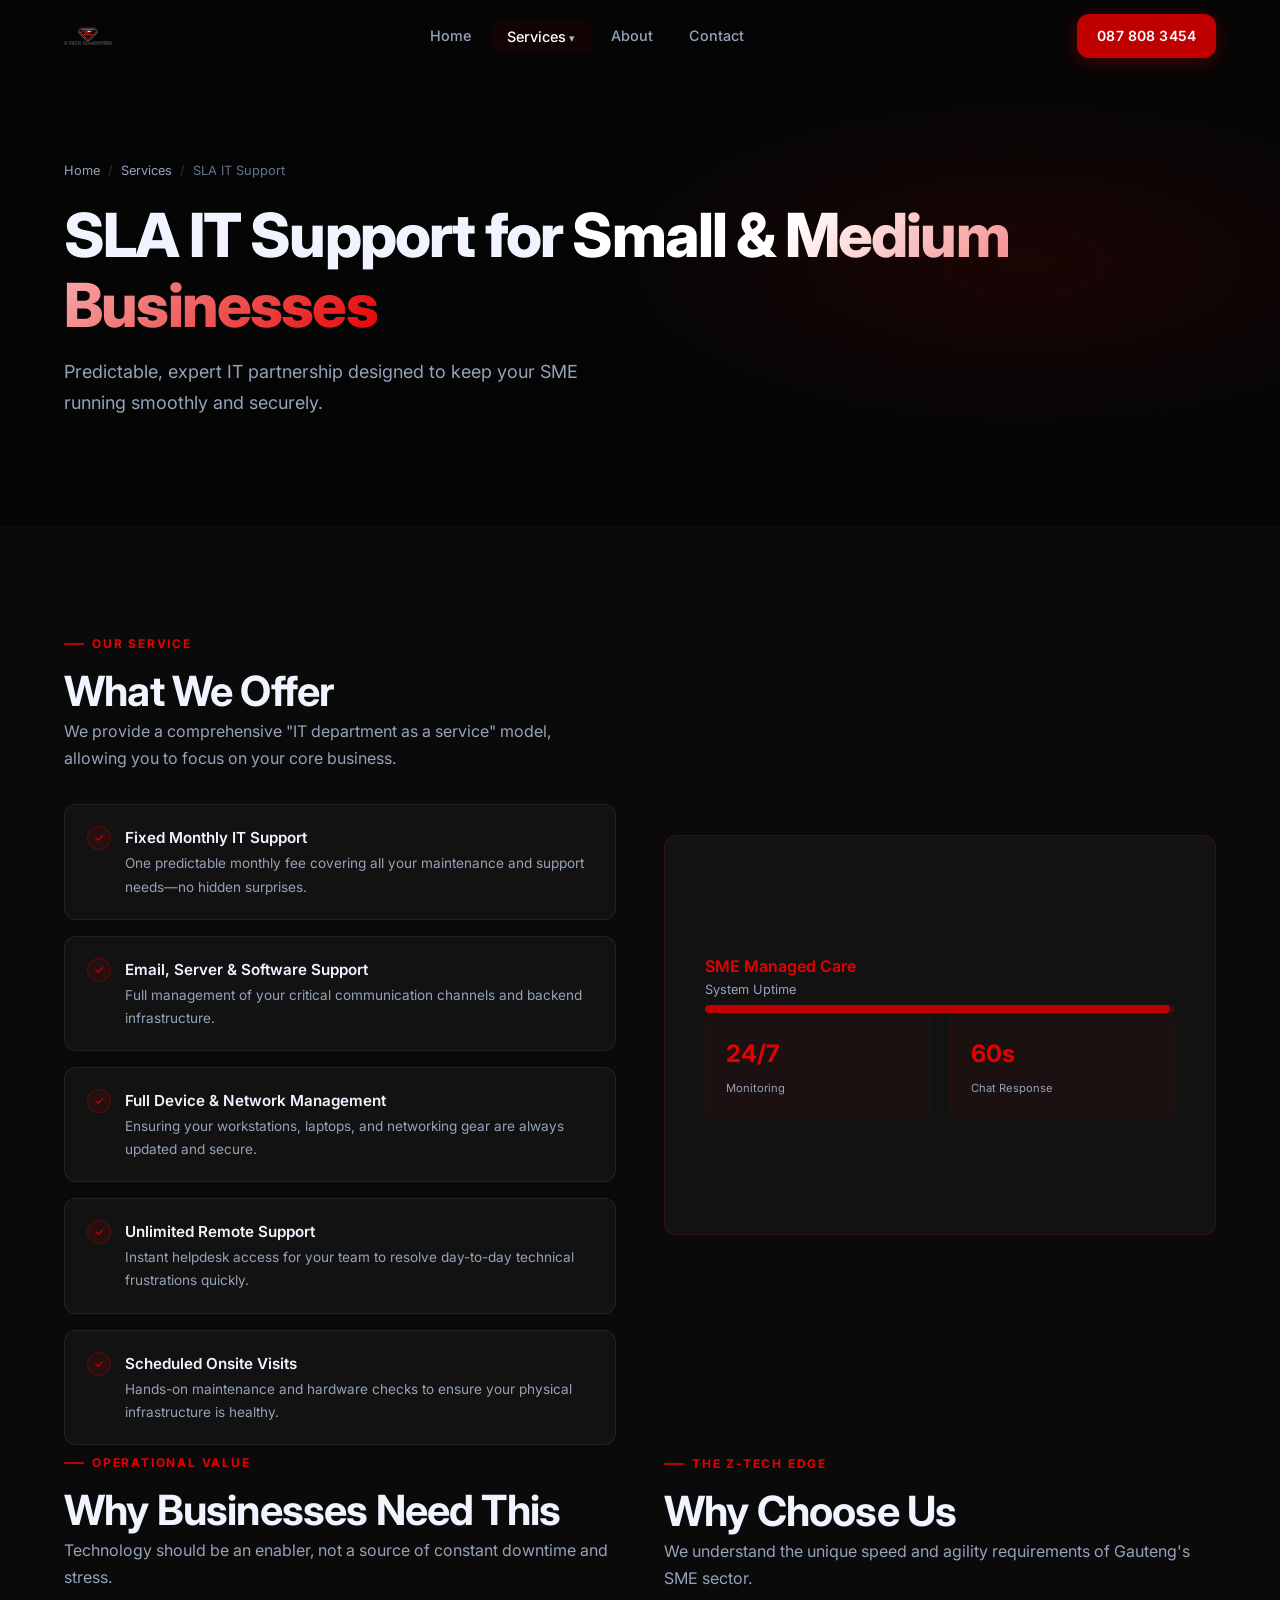
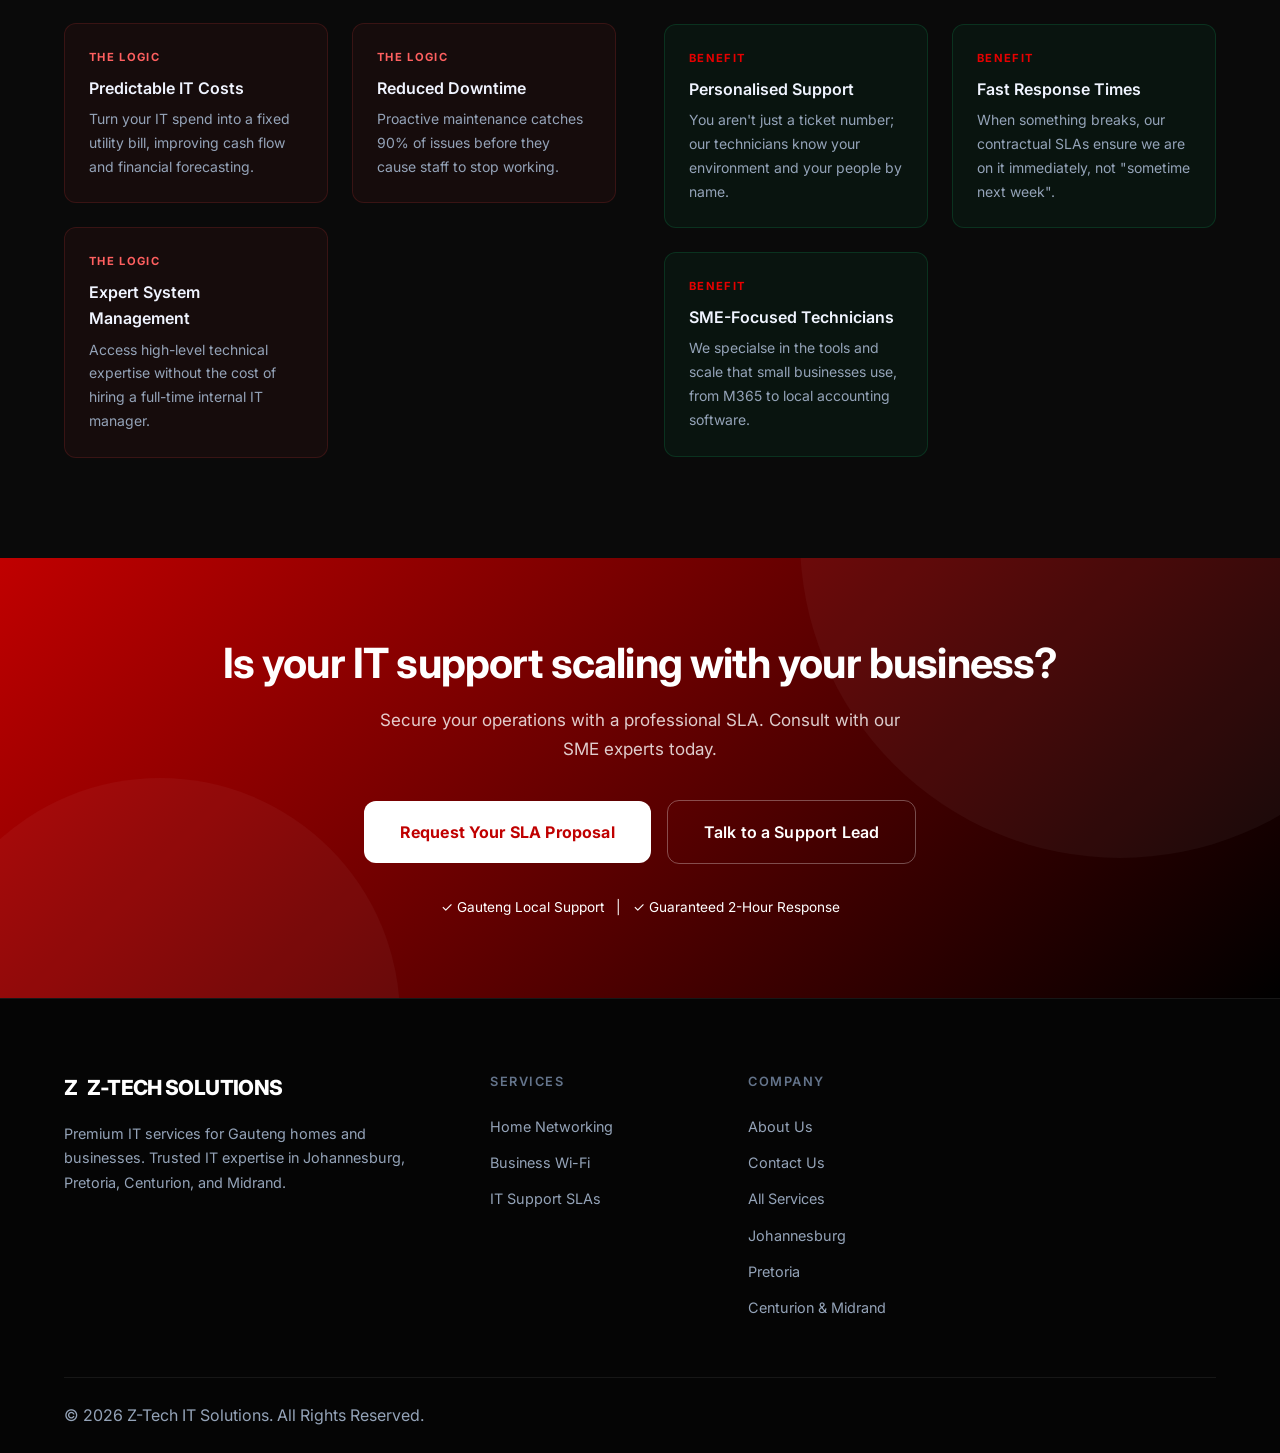
<file: pages/sla-support.html>
<!DOCTYPE html>
<html lang="en">

<head>
    <meta charset="UTF-8">
    <meta name="viewport" content="width=device-width, initial-scale=1.0">
    <title>SLA IT Support Gauteng | Managed IT Services JHB & PTA</title>
    <meta name="description"
        content="Priority Business IT support SLAs in Johannesburg and Pretoria. Guaranteed response times, proactive monitoring, and expert technical support for SMEs.">

    <!-- Favicons -->
    <link rel="apple-touch-icon" sizes="180x180" href="../images/favicons/apple-touch-icon.png">
    <link rel="icon" type="image/png" sizes="32x32" href="../images/favicons/favicon-32x32.png">
    <link rel="icon" type="image/png" sizes="16x16" href="../images/favicons/favicon-16x16.png">
    <link rel="shortcut icon" href="../images/favicons/favicon.ico">
    <link rel="stylesheet" href="../css/style.css">
</head>

<body>

    <!-- ── Navigation ─────────────────────────────────────────── -->
    <nav class="navbar" id="navbar">
        <div class="navbar-inner">
            <a href="../index.html" class="navbar-logo">
                <img src="../images/ztech-logo.png" alt="Z-Tech IT Solutions">
            </a>
            <div class="navbar-links">
                <a href="../index.html">Home</a>
                <div class="navbar-dropdown">
                    <a href="services.html" class="active">Services</a>
                    <div class="dropdown-menu">
                        <a href="home-networking.html">Home Wi-Fi & Networking</a>
                        <a href="business-networking.html">Business Connectivity</a>
                        <a href="sla-support.html">SLA IT Support</a>
                        <a href="cctv.html">IP CCTV Installations</a>
                        <a href="microsoft-365.html">Microsoft 365 Migration</a>
                        <a href="backup.html">Backup Solutions</a>
                    </div>
                </div>
                <a href="about.html">About</a>
                <a href="contact.html">Contact</a>
            </div>
            <div class="navbar-cta">
                <a href="tel:0878083454" class="btn btn-sm btn-primary">087 808 3454</a>
            </div>
            <div class="hamburger" id="hamburger">
                <span></span>
                <span></span>
                <span></span>
            </div>
        </div>
    </nav>

    <!-- ── Mobile Menu ────────────────────────────────────────── -->
    <div class="mobile-menu" id="mobileMenu">
        <button class="mobile-close" id="mobileClose">&times;</button>
        <a href="../index.html">Home</a>
        <a href="services.html">Services</a>
        <a href="about.html">About</a>
        <a href="contact.html">Contact</a>
    </div>

    <!-- ── Page Hero ──────────────────────────────────────────── -->
    <section class="page-hero">
        <div class="page-hero-bg-line"></div>
        <div class="container">
            <div class="reveal">
                <nav class="breadcrumb">
                    <a href="../index.html">Home</a>
                    <span class="breadcrumb-sep">/</span>
                    <a href="services.html">Services</a>
                    <span class="breadcrumb-sep">/</span>
                    <span>SLA IT Support</span>
                </nav>
                <h1>SLA IT Support for <span class="text-gradient">Small & Medium Businesses</span></h1>
                <p class="subtitle">Predictable, expert IT partnership designed to keep your SME running smoothly and
                    securely.</p>
            </div>
        </div>
    </section>

    <!-- ── 4 Pillars Section ──────────────────────────────────── -->
    <section class="section section--surface">
        <div class="container">

            <!-- What We Offer -->
            <div class="grid-2 mb-12">
                <div class="reveal">
                    <div class="section-label">Our Service</div>
                    <h2>What We Offer</h2>
                    <p class="mb-8">We provide a comprehensive "IT department as a service" model, allowing you to focus
                        on your core business.</p>
                    <div class="feature-list">
                        <div class="feature-list-item">
                            <div class="feature-check">✓</div>
                            <div>
                                <h4>Fixed Monthly IT Support</h4>
                                <p>One predictable monthly fee covering all your maintenance and support needs—no hidden
                                    surprises.</p>
                            </div>
                        </div>
                        <div class="feature-list-item">
                            <div class="feature-check">✓</div>
                            <div>
                                <h4>Email, Server & Software Support</h4>
                                <p>Full management of your critical communication channels and backend infrastructure.
                                </p>
                            </div>
                        </div>
                        <div class="feature-list-item">
                            <div class="feature-check">✓</div>
                            <div>
                                <h4>Full Device & Network Management</h4>
                                <p>Ensuring your workstations, laptops, and networking gear are always updated and
                                    secure.</p>
                            </div>
                        </div>
                        <div class="feature-list-item">
                            <div class="feature-check">✓</div>
                            <div>
                                <h4>Unlimited Remote Support</h4>
                                <p>Instant helpdesk access for your team to resolve day-to-day technical frustrations
                                    quickly.</p>
                            </div>
                        </div>
                        <div class="feature-list-item">
                            <div class="feature-check">✓</div>
                            <div>
                                <h4>Scheduled Onsite Visits</h4>
                                <p>Hands-on maintenance and hardware checks to ensure your physical infrastructure is
                                    healthy.</p>
                            </div>
                        </div>
                    </div>
                </div>
                <div class="reveal reveal-delay-2">
                    <div
                        style="width:100%; height:400px; background:var(--surface2); border:1px solid var(--border-accent); border-radius:var(--radius); padding:40px; display:flex; flex-direction:column; justify-content:center;">
                        <h4 class="mb-6" style="color:var(--primary-light)">SME Managed Care</h4>
                        <div class="mb-6">
                            <div style="font-size:0.8rem; color:var(--text-muted); margin-bottom:5px;">System Uptime
                            </div>
                            <div style="height:8px; background:var(--border-accent); border-radius:4px;">
                                <div style="height:100%; width:99%; background:var(--primary); border-radius:4px;">
                                </div>
                            </div>
                        </div>
                        <div class="grid-2" style="gap:20px">
                            <div
                                style="background:rgba(192,0,0,0.05); padding:20px; border-radius:8px; border:1px solid rgba(192,0,0,0.1)">
                                <div
                                    style="font-size:1.5rem; margin-bottom:5px; font-weight:bold; color:var(--primary-light)">
                                    24/7</div>
                                <div style="font-size:0.7rem; color:var(--text-muted)">Monitoring</div>
                            </div>
                            <div
                                style="background:rgba(192,0,0,0.05); padding:20px; border-radius:8px; border:1px solid rgba(192,0,0,0.1)">
                                <div
                                    style="font-size:1.5rem; margin-bottom:5px; font-weight:bold; color:var(--primary-light)">
                                    60s</div>
                                <div style="font-size:0.7rem; color:var(--text-muted)">Chat Response</div>
                            </div>
                        </div>
                    </div>
                </div>
            </div>

            <!-- Why Businesses Need This & Why Choose Us -->
            <div class="grid-2">
                <div class="reveal">
                    <div class="section-label">Operational Value</div>
                    <h2>Why Businesses Need This</h2>
                    <p class="mb-8">Technology should be an enabler, not a source of constant downtime and stress.</p>
                    <div class="problem-grid">
                        <div class="problem-card">
                            <div class="card-tag problem">The Logic</div>
                            <h4>Predictable IT Costs</h4>
                            <p>Turn your IT spend into a fixed utility bill, improving cash flow and financial
                                forecasting.</p>
                        </div>
                        <div class="problem-card">
                            <div class="card-tag problem">The Logic</div>
                            <h4>Reduced Downtime</h4>
                            <p>Proactive maintenance catches 90% of issues before they cause staff to stop working.</p>
                        </div>
                        <div class="problem-card">
                            <div class="card-tag problem">The Logic</div>
                            <h4>Expert System Management</h4>
                            <p>Access high-level technical expertise without the cost of hiring a full-time internal IT
                                manager.</p>
                        </div>
                    </div>
                </div>

                <div class="reveal reveal-delay-2">
                    <div class="section-label">The Z-Tech Edge</div>
                    <h2>Why Choose Us</h2>
                    <p class="mb-8">We understand the unique speed and agility requirements of Gauteng's SME sector.</p>
                    <div class="problem-grid">
                        <div class="solution-card">
                            <div class="card-tag solution">Benefit</div>
                            <h4>Personalised Support</h4>
                            <p>You aren't just a ticket number; our technicians know your environment and your people by
                                name.</p>
                        </div>
                        <div class="solution-card">
                            <div class="card-tag solution">Benefit</div>
                            <h4>Fast Response Times</h4>
                            <p>When something breaks, our contractual SLAs ensure we are on it immediately, not
                                "sometime next week".</p>
                        </div>
                        <div class="solution-card">
                            <div class="card-tag solution">Benefit</div>
                            <h4>SME-Focused Technicians</h4>
                            <p>We specialse in the tools and scale that small businesses use, from M365 to local
                                accounting software.</p>
                        </div>
                    </div>
                </div>
            </div>

        </div>
    </section>

    <!-- ── CTA Banner ─────────────────────────────────────────── -->
    <section class="cta-banner">
        <div class="container reveal">
            <h2>Is your IT support scaling with your business?</h2>
            <p>Secure your operations with a professional SLA. Consult with our SME experts today.</p>
            <div class="cta-actions">
                <a href="contact.html" class="btn btn-lg btn-white">Request Your SLA Proposal</a>
                <a href="tel:0878083454" class="btn btn-lg btn-outline"
                    style="border-color:rgba(255,255,255,0.3); color:#fff">Talk to a Support Lead</a>
            </div>
            <div class="mt-8 opacity-70" style="font-size:0.85rem; color:#fff; text-align:center;">
                <span>✓ Gauteng Local Support</span> &nbsp; | &nbsp; <span>✓ Guaranteed 2-Hour Response</span>
            </div>
        </div>
    </section>

    <!-- ── Footer ─────────────────────────────────────────────── -->
    <footer class="footer">
        <div class="container">
            <div class="footer-grid">
                <div class="footer-brand">
                    <a href="../index.html" class="footer-logo">
                        <div class="logo-icon">Z</div>
                        Z-TECH SOLUTIONS
                    </a>
                    <p>Premium IT services for Gauteng homes and businesses. Trusted IT expertise in Johannesburg,
                        Pretoria, Centurion, and Midrand.</p>
                </div>
                <div class="footer-col">
                    <h4>Services</h4>
                    <ul>
                        <li><a href="home-networking.html">Home Networking</a></li>
                        <li><a href="business-networking.html">Business Wi-Fi</a></li>
                        <li><a href="sla-support.html">IT Support SLAs</a></li>
                    </ul>
                </div>
                <div class="footer-col">
                    <h4>Company</h4>
                    <ul>
                        <li><a href="about.html">About Us</a></li>
                        <li><a href="contact.html">Contact Us</a></li>
                        <li><a href="services.html">All Services</a></li>
                        <li><a href="#">Johannesburg</a></li>
                        <li><a href="#">Pretoria</a></li>
                        <li><a href="#">Centurion & Midrand</a></li>
                    </ul>
                </div>
            </div>
            <div class="footer-bottom">
                <p>&copy; 2026 Z-Tech IT Solutions. All Rights Reserved.</p>
            </div>
        </div>
    </footer>

    <script src="../js/main.js"></script>
</body>

</html>
</file>
<file: css/style.css>
/* ============================================================
   Z-TECH IT SOLUTIONS — GLOBAL STYLESHEET
   Premium IT Services | Gauteng, South Africa
   ============================================================ */

@import url('https://fonts.googleapis.com/css2?family=Inter:wght@300;400;500;600;700;800;900&display=swap');

/* ── CSS Custom Properties ─────────────────────────────────── */
:root {
  --primary: #C00000;
  --primary-light: #E60000;
  --primary-glow: rgba(192, 0, 0, 0.18);
  --primary-glow2: rgba(192, 0, 0, 0.08);
  --dark: #000000;
  --dark2: #050505;
  --surface: #0A0A0A;
  --surface2: #121212;
  --surface3: #1A1A1A;
  --border: rgba(255, 255, 255, 0.07);
  --border-accent: rgba(192, 0, 0, 0.25);
  --text: #F0F4FF;
  --text-muted: #94A3B8;
  --text-dim: #64748B;
  --white: #ffffff;
  --success: #C00000;
  --radius: 12px;
  --radius-lg: 20px;
  --radius-sm: 8px;
  --shadow: 0 4px 32px rgba(192, 0, 0, 0.12);
  --shadow-lg: 0 8px 64px rgba(192, 0, 0, 0.2);
  --shadow-card: 0 2px 24px rgba(0, 0, 0, 0.4);
  --nav-height: 72px;
  --section-pad: 100px;
  --section-pad-sm: 60px;
  --transition: all 0.3s cubic-bezier(0.4, 0, 0.2, 1);
  --font: 'Inter', sans-serif;
}

/* ── Reset & Base ───────────────────────────────────────────── */
*,
*::before,
*::after {
  box-sizing: border-box;
  margin: 0;
  padding: 0;
}

html {
  scroll-behavior: smooth;
  font-size: 16px;
  -webkit-text-size-adjust: 100%;
}

body {
  font-family: var(--font);
  background-color: var(--dark);
  color: var(--text);
  line-height: 1.65;
  overflow-x: hidden;
  -webkit-font-smoothing: antialiased;
}

img {
  max-width: 100%;
  height: auto;
  display: block;
}

a {
  text-decoration: none;
  color: inherit;
}

ul {
  list-style: none;
}

button {
  cursor: pointer;
  border: none;
  background: none;
  font: inherit;
}

/* ── Typography ─────────────────────────────────────────────── */
h1 {
  font-size: clamp(2.2rem, 5vw, 3.8rem);
  font-weight: 800;
  line-height: 1.15;
  letter-spacing: -0.03em;
}

h2 {
  font-size: clamp(1.7rem, 3.5vw, 2.6rem);
  font-weight: 700;
  line-height: 1.25;
  letter-spacing: -0.02em;
}

h3 {
  font-size: clamp(1.1rem, 2vw, 1.4rem);
  font-weight: 600;
  line-height: 1.35;
}

h4 {
  font-size: 1rem;
  font-weight: 600;
}

p {
  font-size: 1rem;
  color: var(--text-muted);
  line-height: 1.7;
}

.text-gradient {
  background: linear-gradient(135deg, #fff 30%, var(--primary-light) 100%);
  -webkit-background-clip: text;
  -webkit-text-fill-color: transparent;
  background-clip: text;
}

.section-label {
  display: inline-flex;
  align-items: center;
  gap: 8px;
  font-size: 0.75rem;
  font-weight: 700;
  text-transform: uppercase;
  letter-spacing: 0.15em;
  color: var(--primary-light);
  margin-bottom: 12px;
}

.section-label::before {
  content: '';
  display: block;
  width: 20px;
  height: 2px;
  background: var(--primary);
  border-radius: 2px;
}

/* ── Layout Utilities ───────────────────────────────────────── */
.container {
  max-width: 1200px;
  margin: 0 auto;
  padding: 0 24px;
}

.section {
  padding: var(--section-pad) 0;
}

.section--dark {
  background: var(--dark);
}

.section--surface {
  background: var(--surface);
}

.section--surface2 {
  background: var(--surface2);
}

.grid-2 {
  display: grid;
  grid-template-columns: 1fr 1fr;
  gap: 48px;
  align-items: center;
}

.grid-3 {
  display: grid;
  grid-template-columns: repeat(3, 1fr);
  gap: 28px;
}

.grid-4 {
  display: grid;
  grid-template-columns: repeat(4, 1fr);
  gap: 24px;
}

.grid-6 {
  display: grid;
  grid-template-columns: repeat(3, 1fr);
  gap: 28px;
}

.text-center {
  text-align: center;
}

.section-header {
  max-width: 660px;
  margin: 0 auto 56px;
  text-align: center;
}

.section-header p {
  margin-top: 16px;
  font-size: 1.0625rem;
}

/* ── Buttons ────────────────────────────────────────────────── */
.btn {
  display: inline-flex;
  align-items: center;
  gap: 8px;
  padding: 14px 28px;
  border-radius: var(--radius);
  font-size: 0.9375rem;
  font-weight: 600;
  letter-spacing: 0.01em;
  transition: var(--transition);
  white-space: nowrap;
}

.btn-primary {
  background: var(--primary);
  color: #fff;
  box-shadow: 0 4px 20px rgba(192, 0, 0, 0.35);
}

.btn-primary:hover {
  background: var(--primary-light);
  box-shadow: 0 6px 30px rgba(192, 0, 0, 0.55);
  transform: translateY(-2px);
}

.btn-outline {
  border: 1.5px solid var(--border-accent);
  color: var(--text);
  background: transparent;
}

.btn-outline:hover {
  border-color: var(--primary);
  background: var(--primary-glow);
  transform: translateY(-2px);
}

.btn-white {
  background: #fff;
  color: var(--primary);
  font-weight: 700;
}

.btn-white:hover {
  background: #e8f0ff;
  transform: translateY(-2px);
  box-shadow: 0 6px 24px rgba(255, 255, 255, 0.25);
}

.btn-lg {
  padding: 18px 36px;
  font-size: 1rem;
}

.btn-sm {
  padding: 10px 20px;
  font-size: 0.875rem;
}

/* ── Navigation ─────────────────────────────────────────────── */
.navbar {
  position: fixed;
  top: 0;
  left: 0;
  right: 0;
  height: var(--nav-height);
  z-index: 1000;
  transition: var(--transition);
  border-bottom: 1px solid transparent;
}

.navbar.scrolled {
  background: rgba(0, 0, 0, 0.95);
  backdrop-filter: blur(20px);
  -webkit-backdrop-filter: blur(20px);
  border-bottom-color: var(--border);
  box-shadow: 0 2px 32px rgba(0, 0, 0, 0.5);
}

.navbar-inner {
  display: flex;
  align-items: center;
  justify-content: space-between;
  height: var(--nav-height);
  max-width: 1200px;
  margin: 0 auto;
  padding: 0 24px;
}

.navbar-logo {
  display: flex;
  align-items: center;
  gap: 10px;
  font-size: 1.4rem;
  font-weight: 800;
  color: var(--white);
  letter-spacing: -0.03em;
}

.navbar-logo img {
  height: auto;
  max-height: 48px;
  width: auto;
  display: block;
}

@media (max-width: 768px) {
  .navbar-logo img {
    max-height: 40px;
  }
}

.navbar-logo .logo-icon {
  width: 36px;
  height: 36px;
  background: var(--primary);
  border-radius: 9px;
  display: flex;
  align-items: center;
  justify-content: center;
  font-size: 1.1rem;
  box-shadow: 0 0 16px rgba(192, 0, 0, 0.5);
}

.navbar-logo .logo-accent {
  color: var(--primary-light);
}

.navbar-links {
  display: flex;
  align-items: center;
  gap: 4px;
}

.navbar-links a {
  padding: 8px 16px;
  font-size: 0.9rem;
  font-weight: 500;
  color: var(--text-muted);
  border-radius: var(--radius-sm);
  transition: var(--transition);
  position: relative;
}

.navbar-links a:hover,
.navbar-links a.active {
  color: var(--white);
  background: var(--primary-glow2);
}

.navbar-dropdown {
  position: relative;
}

.navbar-dropdown>a::after {
  content: ' ▾';
  font-size: 0.7rem;
  opacity: 0.7;
}

.dropdown-menu {
  position: absolute;
  top: calc(100% + 8px);
  left: 0;
  min-width: 240px;
  background: var(--surface2);
  border: 1px solid var(--border);
  border-radius: var(--radius);
  overflow: hidden;
  opacity: 0;
  visibility: hidden;
  transform: translateY(-8px);
  transition: var(--transition);
  box-shadow: var(--shadow-card);
}

.navbar-dropdown:hover .dropdown-menu,
.navbar-dropdown:focus-within .dropdown-menu {
  opacity: 1;
  visibility: visible;
  transform: translateY(0);
}

.dropdown-menu a {
  display: block;
  padding: 12px 20px;
  font-size: 0.875rem;
  color: var(--text-muted);
  transition: var(--transition);
  border-radius: 0;
}

.dropdown-menu a:hover {
  background: var(--primary-glow);
  color: var(--white);
}

.navbar-cta {
  margin-left: 16px;
}

.hamburger {
  display: none;
  flex-direction: column;
  gap: 5px;
  padding: 8px;
  cursor: pointer;
}

.hamburger span {
  display: block;
  width: 22px;
  height: 2px;
  background: var(--text);
  border-radius: 2px;
  transition: var(--transition);
}

.mobile-menu {
  display: none;
  position: fixed;
  inset: 0;
  background: rgba(0, 0, 0, 0.98);
  backdrop-filter: blur(20px);
  z-index: 999;
  flex-direction: column;
  align-items: center;
  justify-content: center;
  gap: 32px;
  text-align: center;
}

.mobile-menu.open {
  display: flex;
}

.mobile-menu a {
  font-size: 1.5rem;
  font-weight: 600;
  color: var(--text);
  transition: var(--transition);
}

.mobile-menu a:hover {
  color: var(--primary-light);
}

.mobile-close {
  position: absolute;
  top: 24px;
  right: 24px;
  font-size: 2rem;
  color: var(--text-muted);
  cursor: pointer;
  background: none;
  border: none;
}

/* ── Hero Section ───────────────────────────────────────────── */
.hero {
  min-height: 100vh;
  display: flex;
  align-items: center;
  position: relative;
  overflow: hidden;
  padding-top: var(--nav-height);
}

.hero-bg {
  position: absolute;
  inset: 0;
  background:
    radial-gradient(ellipse 80% 60% at 70% 50%, rgba(192, 0, 0, 0.12) 0%, transparent 60%),
    radial-gradient(ellipse 40% 40% at 10% 80%, rgba(192, 0, 0, 0.08) 0%, transparent 50%),
    var(--dark);
  background-image: url('../images/hero-bg.webp');
  background-size: cover;
  background-position: center;
  background-repeat: no-repeat;
}

.hero-bg::after {
  content: '';
  position: absolute;
  inset: 0;
  background:
    radial-gradient(ellipse 60% 50% at 65% 50%, rgba(192, 0, 0, 0.15) 0%, transparent 55%),
    linear-gradient(to right, rgba(0, 0, 0, 0.95) 35%, rgba(0, 0, 0, 0.5) 70%, rgba(0, 0, 0, 0.85) 100%);
}

/* World map watermark */
.hero-worldmap {
  position: absolute;
  inset: 0;
  background-image: url("data:image/svg+xml,%3Csvg xmlns='http://www.w3.org/2000/svg' viewBox='0 0 1440 810' fill='none'%3E%3Cpath opacity='0.04' fill='%23C00000' d='M200 200 Q400 150 600 200 Q800 250 1000 180 Q1200 110 1440 160 L1440 300 Q1200 250 1000 320 Q800 390 600 340 Q400 290 200 350 Z'/%3E%3C/svg%3E");
  background-size: cover;
  pointer-events: none;
}

.hero-content {
  position: relative;
  z-index: 2;
  max-width: 720px;
}

.hero-badge {
  display: inline-flex;
  align-items: center;
  gap: 8px;
  background: var(--primary-glow);
  border: 1px solid var(--border-accent);
  border-radius: 100px;
  padding: 6px 16px;
  font-size: 0.8rem;
  font-weight: 600;
  color: var(--primary-light);
  margin-bottom: 24px;
  letter-spacing: 0.05em;
}

.hero-badge .dot {
  width: 6px;
  height: 6px;
  background: var(--primary);
  border-radius: 50%;
  animation: pulse-dot 2s infinite;
}

@keyframes pulse-dot {

  0%,
  100% {
    opacity: 1;
    transform: scale(1);
  }

  50% {
    opacity: 0.6;
    transform: scale(1.4);
  }
}

.hero h1 {
  margin-bottom: 20px;
}

.hero p {
  font-size: 1.125rem;
  max-width: 560px;
  margin-bottom: 36px;
  color: var(--text-muted);
}

.hero-actions {
  display: flex;
  gap: 16px;
  flex-wrap: wrap;
  align-items: center;
}

.hero-trust-row {
  display: flex;
  gap: 20px;
  flex-wrap: wrap;
  margin-top: 24px;
}

.hero-trust-row span {
  display: flex;
  align-items: center;
  gap: 8px;
  font-size: 0.85rem;
  color: var(--text-muted);
  font-weight: 500;
}

.hero-scroll {
  position: absolute;
  bottom: 36px;
  left: 50%;
  transform: translateX(-50%);
  display: flex;
  flex-direction: column;
  align-items: center;
  gap: 8px;
  font-size: 0.75rem;
  color: var(--text-dim);
  letter-spacing: 0.1em;
  text-transform: uppercase;
  z-index: 2;
}

.scroll-line {
  width: 1px;
  height: 40px;
  background: linear-gradient(to bottom, transparent, var(--primary));
  animation: scroll-anim 2s infinite;
}

@keyframes scroll-anim {
  0% {
    transform: scaleY(0);
    transform-origin: top;
  }

  50% {
    transform: scaleY(1);
    transform-origin: top;
  }

  51% {
    transform: scaleY(1);
    transform-origin: bottom;
  }

  100% {
    transform: scaleY(0);
    transform-origin: bottom;
  }
}

/* ── Service Cards ──────────────────────────────────────────── */
.service-card {
  background: var(--surface2);
  border: 1px solid var(--border);
  border-radius: var(--radius-lg);
  padding: 32px 28px;
  transition: var(--transition);
  position: relative;
  overflow: hidden;
}

.service-card::before {
  content: '';
  position: absolute;
  top: 0;
  left: 0;
  right: 0;
  height: 3px;
  background: linear-gradient(90deg, var(--primary), var(--primary-light));
  transform: scaleX(0);
  transform-origin: left;
  transition: var(--transition);
}

.service-card:hover {
  border-color: var(--border-accent);
  transform: translateY(-6px);
  box-shadow: var(--shadow);
}

.service-card:hover::before {
  transform: scaleX(1);
}

.service-icon {
  width: 56px;
  height: 56px;
  background: var(--primary-glow);
  border: 1px solid var(--border-accent);
  border-radius: 14px;
  display: flex;
  align-items: center;
  justify-content: center;
  font-size: 1.5rem;
  margin-bottom: 20px;
  transition: var(--transition);
}

.service-card:hover .service-icon {
  background: var(--primary);
  box-shadow: 0 4px 20px rgba(192, 0, 0, 0.4);
}

.service-card h3 {
  margin-bottom: 10px;
  font-size: 1.15rem;
}

.service-card p {
  font-size: 0.9rem;
  margin-bottom: 20px;
}

.service-card .card-link {
  color: var(--primary-light);
  font-size: 0.875rem;
  font-weight: 600;
  display: inline-flex;
  align-items: center;
  gap: 6px;
  transition: var(--transition);
}

.service-card .card-link:hover {
  gap: 10px;
}

/* ── Feature / Why-Us Items ─────────────────────────────────── */
.feature-item {
  display: flex;
  gap: 20px;
  align-items: flex-start;
  padding: 28px;
  background: var(--surface2);
  border: 1px solid var(--border);
  border-radius: var(--radius);
  transition: var(--transition);
}

.feature-item:hover {
  border-color: var(--border-accent);
  box-shadow: var(--shadow);
}

.feature-icon {
  width: 48px;
  height: 48px;
  background: var(--primary-glow);
  border: 1px solid var(--border-accent);
  border-radius: 12px;
  display: flex;
  align-items: center;
  justify-content: center;
  font-size: 1.4rem;
  flex-shrink: 0;
}

.feature-body h3 {
  margin-bottom: 6px;
}

.feature-body p {
  font-size: 0.9rem;
}

/* ── Process Steps ──────────────────────────────────────────── */
.steps-grid {
  display: grid;
  grid-template-columns: repeat(3, 1fr);
  gap: 32px;
  position: relative;
}

.steps-grid::before {
  content: '';
  position: absolute;
  top: 32px;
  left: calc(100% / 6);
  right: calc(100% / 6);
  height: 1px;
  background: linear-gradient(90deg, transparent, var(--border-accent), var(--primary), var(--border-accent), transparent);
}

.step-card {
  text-align: center;
  padding: 36px 24px;
  background: var(--surface2);
  border: 1px solid var(--border);
  border-radius: var(--radius-lg);
  position: relative;
  transition: var(--transition);
}

.step-card:hover {
  border-color: var(--border-accent);
  transform: translateY(-4px);
}

.step-number {
  width: 56px;
  height: 56px;
  background: var(--primary);
  border-radius: 50%;
  display: flex;
  align-items: center;
  justify-content: center;
  font-size: 1.1rem;
  font-weight: 800;
  color: #fff;
  margin: 0 auto 20px;
  box-shadow: 0 4px 20px rgba(192, 0, 0, 0.4);
}

.step-card h3 {
  margin-bottom: 10px;
}


/* ── CTA Banner ─────────────────────────────────────────────── */
.cta-banner {
  background: linear-gradient(135deg, var(--primary) 0%, #000000 100%);
  padding: 80px 0;
  position: relative;
  overflow: hidden;
}

.cta-banner::before {
  content: '';
  position: absolute;
  inset: 0;
  background: url("data:image/svg+xml,%3Csvg xmlns='http://www.w3.org/2000/svg' viewBox='0 0 800 400'%3E%3Ccircle cx='700' cy='50' r='200' fill='rgba(255,255,255,0.04)'/%3E%3Ccircle cx='100' cy='350' r='150' fill='rgba(255,255,255,0.04)'/%3E%3C/svg%3E") no-repeat center/cover;
}

.cta-banner .container {
  position: relative;
  z-index: 1;
  text-align: center;
}

.cta-banner h2 {
  color: #fff;
  margin-bottom: 16px;
}

.cta-banner p {
  color: rgba(255, 255, 255, 0.8);
  font-size: 1.0625rem;
  margin-bottom: 36px;
  max-width: 560px;
  margin-left: auto;
  margin-right: auto;
}

.cta-actions {
  display: flex;
  justify-content: center;
  gap: 16px;
  flex-wrap: wrap;
  align-items: center;
}

.cta-contact {
  color: rgba(255, 255, 255, 0.85);
  font-size: 0.9rem;
  display: flex;
  align-items: center;
  gap: 8px;
}



/* ── Page Hero (inner pages) ────────────────────────────────── */
.page-hero {
  padding: 160px 0 80px;
  background:
    radial-gradient(ellipse 60% 60% at 80% 50%, rgba(192, 0, 0, 0.12) 0%, transparent 55%),
    var(--dark2);
  position: relative;
  overflow: hidden;
}

.page-hero-bg-line {
  position: absolute;
  inset: 0;
  background: repeating-linear-gradient(-45deg,
      transparent,
      transparent 80px,
      rgba(192, 0, 0, 0.02) 80px,
      rgba(192, 0, 0, 0.02) 81px);
  pointer-events: none;
}

.breadcrumb {
  display: flex;
  align-items: center;
  gap: 8px;
  font-size: 0.8rem;
  color: var(--text-dim);
  margin-bottom: 20px;
}

.breadcrumb a {
  color: var(--text-muted);
  transition: var(--transition);
}

.breadcrumb a:hover {
  color: var(--primary-light);
}

.breadcrumb-sep {
  opacity: 0.4;
}

.page-hero h1 {
  margin-bottom: 16px;
}

.page-hero .subtitle {
  font-size: 1.125rem;
  color: var(--text-muted);
  max-width: 560px;
  margin-bottom: 28px;
}

/* ── Feature List (service pages) ──────────────────────────── */
.feature-list {
  display: flex;
  flex-direction: column;
  gap: 16px;
}

.feature-list-item {
  display: flex;
  align-items: flex-start;
  gap: 14px;
  background: var(--surface2);
  border: 1px solid var(--border);
  border-radius: var(--radius);
  padding: 20px 22px;
  transition: var(--transition);
}

.feature-list-item:hover {
  border-color: var(--border-accent);
}

.feature-check {
  width: 24px;
  height: 24px;
  background: rgba(192, 0, 0, 0.12);
  border: 1px solid rgba(192, 0, 0, 0.3);
  border-radius: 50%;
  display: flex;
  align-items: center;
  justify-content: center;
  font-size: 0.75rem;
  color: var(--primary-light);
  flex-shrink: 0;
  margin-top: 1px;
}

.feature-list-item h4 {
  font-size: 0.95rem;
  margin-bottom: 2px;
}

.feature-list-item p {
  font-size: 0.85rem;
  margin: 0;
}

/* ── Problem-Solution Grid ──────────────────────────────────── */
.problem-grid {
  display: grid;
  grid-template-columns: 1fr 1fr;
  gap: 24px;
}

.problem-card {
  background: rgba(255, 60, 60, 0.05);
  border: 1px solid rgba(255, 60, 60, 0.15);
  border-radius: var(--radius);
  padding: 24px;
}

.solution-card {
  background: rgba(16, 217, 119, 0.05);
  border: 1px solid rgba(16, 217, 119, 0.15);
  border-radius: var(--radius);
  padding: 24px;
}

.card-tag {
  font-size: 0.7rem;
  font-weight: 700;
  text-transform: uppercase;
  letter-spacing: 0.12em;
  margin-bottom: 8px;
}

.card-tag.problem {
  color: #FF6060;
}

.card-tag.solution {
  color: var(--primary-light);
}

.problem-card h4,
.solution-card h4 {
  margin-bottom: 6px;
}

.problem-card p,
.solution-card p {
  font-size: 0.875rem;
}

/* ── Brand Strip ────────────────────────────────────────────── */
.brand-strip {
  padding: 48px 0;
  border-top: 1px solid var(--border);
  border-bottom: 1px solid var(--border);
  background: var(--surface);
}

.brand-strip-label {
  text-align: center;
  font-size: 0.75rem;
  text-transform: uppercase;
  letter-spacing: 0.15em;
  color: var(--text-dim);
  margin-bottom: 28px;
}

.brand-logos {
  display: flex;
  align-items: center;
  justify-content: center;
  gap: 48px;
  flex-wrap: wrap;
}

.brand-logo {
  color: var(--text-dim);
  font-size: 0.85rem;
  font-weight: 700;
  letter-spacing: 0.08em;
  text-transform: uppercase;
  padding: 10px 20px;
  border: 1px solid var(--border);
  border-radius: var(--radius-sm);
  transition: var(--transition);
}

.brand-logo:hover {
  color: var(--text);
  border-color: var(--border-accent);
}

/* ── Contact Form ───────────────────────────────────────────── */
.contact-form-wrap {
  background: var(--surface2);
  border: 1px solid var(--border);
  border-radius: var(--radius-lg);
  padding: 48px;
}

.form-row {
  display: grid;
  grid-template-columns: 1fr 1fr;
  gap: 20px;
}

.form-group {
  display: flex;
  flex-direction: column;
  gap: 8px;
  margin-bottom: 20px;
}

.form-group label {
  font-size: 0.8rem;
  font-weight: 600;
  color: var(--text-muted);
  text-transform: uppercase;
  letter-spacing: 0.08em;
}

.form-group input,
.form-group select,
.form-group textarea {
  background: var(--surface3);
  border: 1px solid var(--border);
  border-radius: var(--radius-sm);
  color: var(--text);
  font-family: var(--font);
  font-size: 0.95rem;
  padding: 14px 18px;
  transition: var(--transition);
  outline: none;
  width: 100%;
}

.form-group input::placeholder,
.form-group textarea::placeholder {
  color: var(--text-dim);
}

.form-group input:focus,
.form-group select:focus,
.form-group textarea:focus {
  border-color: var(--primary);
  box-shadow: 0 0 0 3px var(--primary-glow);
}

.form-group select option {
  background: var(--surface2);
}

.form-group textarea {
  min-height: 140px;
  resize: vertical;
}

.contact-info-card {
  background: var(--surface2);
  border: 1px solid var(--border);
  border-radius: var(--radius-lg);
  padding: 36px;
}

.contact-detail {
  display: flex;
  gap: 16px;
  align-items: flex-start;
  padding: 20px 0;
  border-bottom: 1px solid var(--border);
}

.contact-detail:last-child {
  border-bottom: none;
}

.contact-detail-icon {
  width: 44px;
  height: 44px;
  background: var(--primary-glow);
  border: 1px solid var(--border-accent);
  border-radius: 10px;
  display: flex;
  align-items: center;
  justify-content: center;
  font-size: 1.1rem;
  flex-shrink: 0;
}

.contact-detail .label {
  font-size: 0.75rem;
  font-weight: 700;
  text-transform: uppercase;
  letter-spacing: 0.08em;
  color: var(--text-dim);
  margin-bottom: 2px;
}

.contact-detail .value {
  font-size: 0.95rem;
  color: var(--text);
  font-weight: 500;
}

.map-placeholder {
  background: var(--surface2);
  border: 1px solid var(--border);
  border-radius: var(--radius-lg);
  height: 200px;
  display: flex;
  align-items: center;
  justify-content: center;
  font-size: 0.9rem;
  color: var(--text-dim);
  margin-top: 24px;
  position: relative;
  overflow: hidden;
}

.map-placeholder::before {
  content: '';
  position: absolute;
  inset: 0;
  background:
    repeating-linear-gradient(0deg, transparent, transparent 40px, rgba(192, 0, 0, 0.04) 40px, rgba(192, 0, 0, 0.04) 41px),
    repeating-linear-gradient(90deg, transparent, transparent 40px, rgba(192, 0, 0, 0.04) 40px, rgba(192, 0, 0, 0.04) 41px);
}

/* ── Footer ─────────────────────────────────────────────────── */
.footer {
  background: var(--dark2);
  border-top: 1px solid var(--border);
  padding: 72px 0 0;
}

.footer-grid {
  display: grid;
  grid-template-columns: 1.8fr 1fr 1fr 1fr;
  gap: 48px;
  margin-bottom: 56px;
}

.footer-brand .footer-logo {
  display: flex;
  align-items: center;
  gap: 10px;
  font-size: 1.3rem;
  font-weight: 800;
  color: var(--white);
  margin-bottom: 16px;
  letter-spacing: -0.03em;
}

.footer-brand p {
  font-size: 0.9rem;
  line-height: 1.7;
  margin-bottom: 24px;
}

.footer-socials {
  display: flex;
  gap: 10px;
}

.social-link {
  width: 36px;
  height: 36px;
  background: var(--surface2);
  border: 1px solid var(--border);
  border-radius: var(--radius-sm);
  display: flex;
  align-items: center;
  justify-content: center;
  font-size: 0.9rem;
  color: var(--text-muted);
  transition: var(--transition);
}

.social-link:hover {
  background: var(--primary-glow);
  border-color: var(--border-accent);
  color: var(--primary-light);
}

.footer-col h4 {
  font-size: 0.8rem;
  text-transform: uppercase;
  letter-spacing: 0.12em;
  color: var(--text-dim);
  margin-bottom: 20px;
}

.footer-col ul {
  display: flex;
  flex-direction: column;
  gap: 10px;
}

.footer-col a {
  font-size: 0.9rem;
  color: var(--text-muted);
  transition: var(--transition);
}

.footer-col a:hover {
  color: var(--primary-light);
}

.footer-bottom {
  border-top: 1px solid var(--border);
  padding: 24px 0;
  display: flex;
  align-items: center;
  justify-content: space-between;
  flex-wrap: wrap;
  gap: 16px;
  font-size: 0.8rem;
  color: var(--text-dim);
}

.footer-bottom a {
  color: var(--text-dim);
  transition: var(--transition);
}

.footer-bottom a:hover {
  color: var(--primary-light);
}

/* ── Scroll Animations ──────────────────────────────────────── */
.reveal {
  opacity: 0;
  transform: translateY(32px);
  transition: opacity 0.65s ease, transform 0.65s ease;
}

.reveal.visible {
  opacity: 1;
  transform: translateY(0);
}

.reveal-delay-1 {
  transition-delay: 0.1s;
}

.reveal-delay-2 {
  transition-delay: 0.2s;
}

.reveal-delay-3 {
  transition-delay: 0.3s;
}

.reveal-delay-4 {
  transition-delay: 0.4s;
}

.reveal-delay-5 {
  transition-delay: 0.5s;
}

/* ── About Page ─────────────────────────────────────────────── */
.about-image-wrap {
  border-radius: var(--radius-lg);
  overflow: hidden;
  border: 1px solid var(--border);
  box-shadow: var(--shadow);
  position: relative;
}

.about-image-wrap img {
  width: 100%;
  height: 420px;
  object-fit: cover;
}

.value-card {
  background: var(--surface2);
  border: 1px solid var(--border);
  border-radius: var(--radius);
  padding: 28px 24px;
  text-align: center;
  transition: var(--transition);
}

.value-card:hover {
  border-color: var(--border-accent);
  transform: translateY(-4px);
}

.value-icon {
  font-size: 2rem;
  margin-bottom: 12px;
}

.value-card h3 {
  font-size: 1rem;
  margin-bottom: 6px;
}

.value-card p {
  font-size: 0.85rem;
}

/* ── Utility / Helper Classes ───────────────────────────────── */
.divider {
  height: 1px;
  background: var(--border);
  margin: 0;
}

.tag {
  display: inline-flex;
  padding: 4px 12px;
  background: var(--primary-glow);
  border: 1px solid var(--border-accent);
  border-radius: 100px;
  font-size: 0.75rem;
  font-weight: 600;
  color: var(--primary-light);
  letter-spacing: 0.05em;
}

.glow-text {
  color: var(--primary-light);
}

.mt-4 {
  margin-top: 16px;
}

.mt-8 {
  margin-top: 32px;
}

.mt-12 {
  margin-top: 48px;
}

.mb-4 {
  margin-bottom: 16px;
}

.mb-8 {
  margin-bottom: 32px;
}

/* ── Responsive ─────────────────────────────────────────────── */
@media (max-width: 1024px) {
  .footer-grid {
    grid-template-columns: 1fr 1fr;
  }



  .grid-4 {
    grid-template-columns: repeat(2, 1fr);
  }
}

@media (max-width: 768px) {
  :root {
    --section-pad: 64px;
    --nav-height: 64px;
  }

  .navbar-links,
  .navbar-cta {
    display: none;
  }

  .hamburger {
    display: flex;
  }

  .grid-2,
  .grid-3,
  .grid-6,
  .steps-grid {
    grid-template-columns: 1fr;
  }

  .steps-grid::before {
    display: none;
  }

  .problem-grid {
    grid-template-columns: 1fr;
  }

  .form-row {
    grid-template-columns: 1fr;
  }

  .footer-grid {
    grid-template-columns: 1fr;
  }





  .hero-actions {
    flex-direction: column;
    align-items: flex-start;
  }

  .footer-bottom {
    flex-direction: column;
    text-align: center;
  }

  .contact-form-wrap {
    padding: 28px 20px;
  }

  .hero {
    min-height: auto;
    padding-top: calc(var(--nav-height) + 60px);
    padding-bottom: 80px;
  }
}

@media (max-width: 480px) {


  .brand-logos {
    gap: 16px;
  }

  .cta-actions {
    flex-direction: column;
  }
}
</file>
